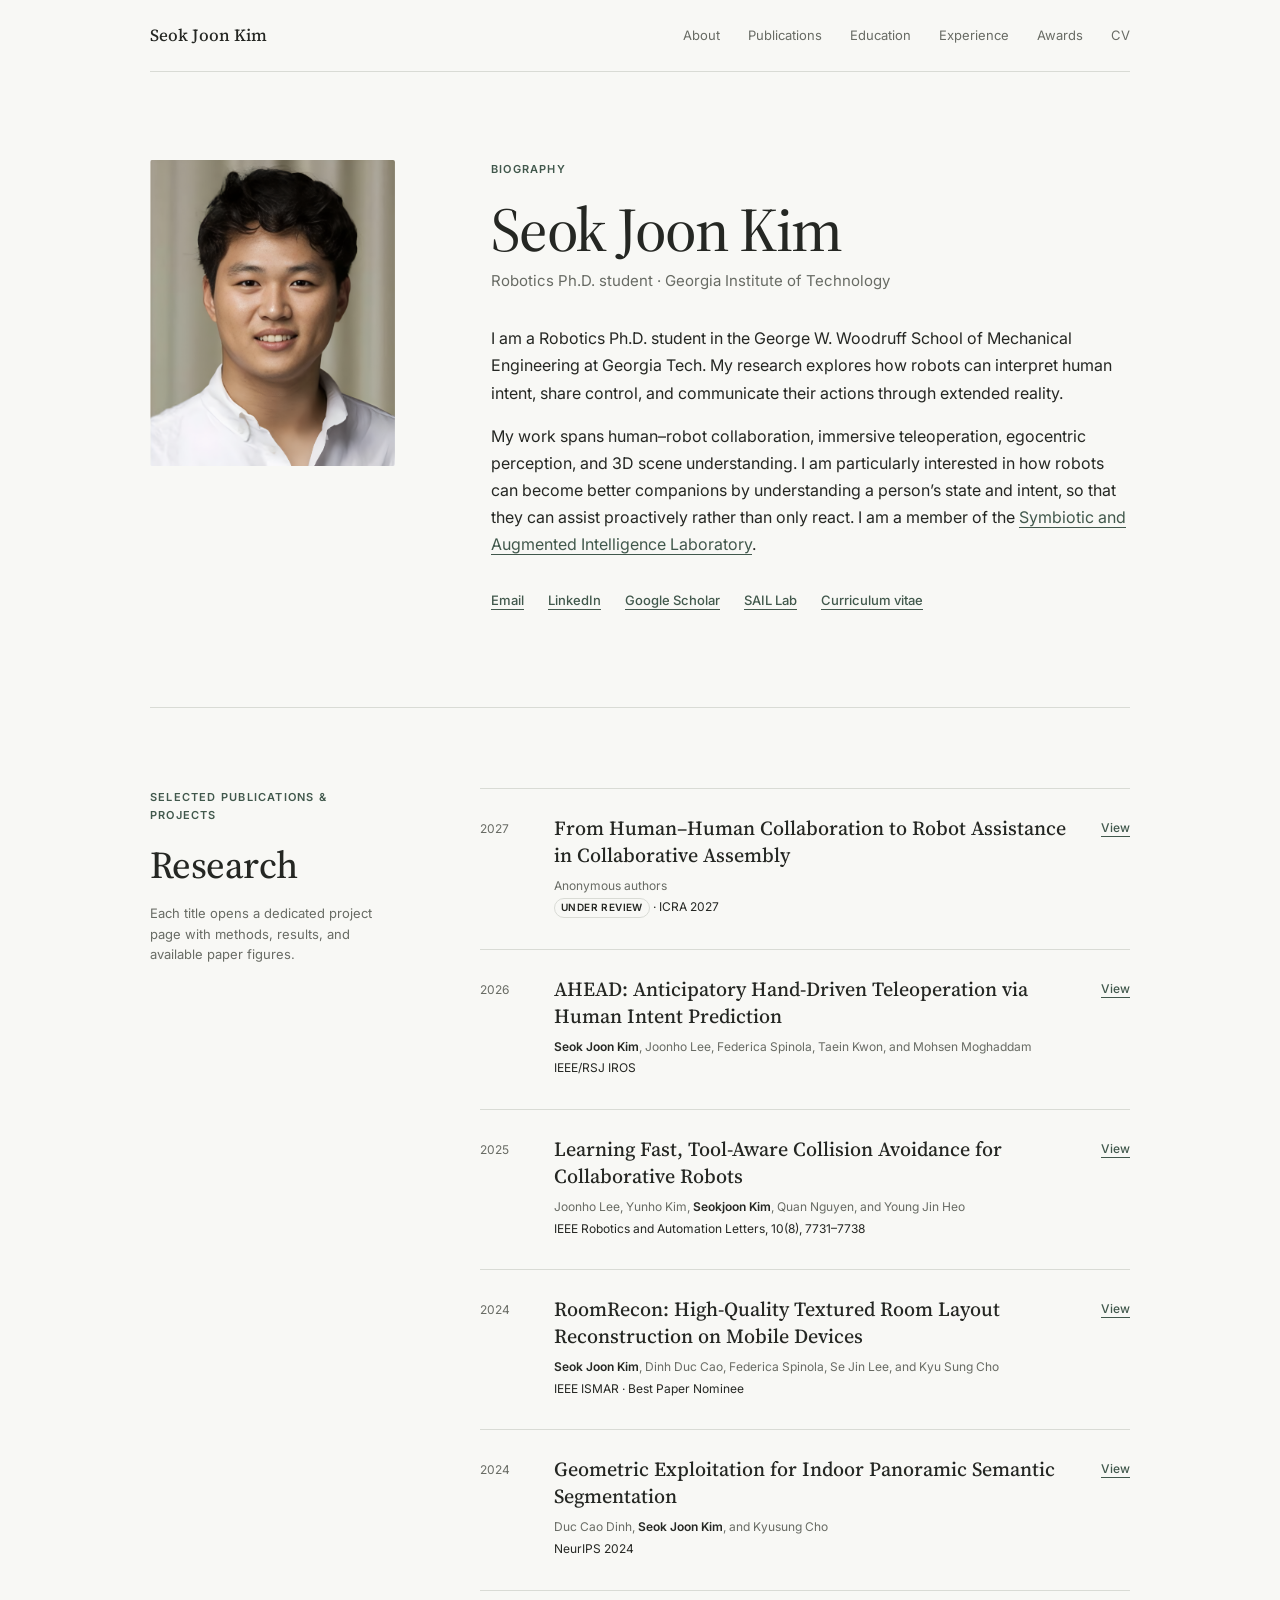
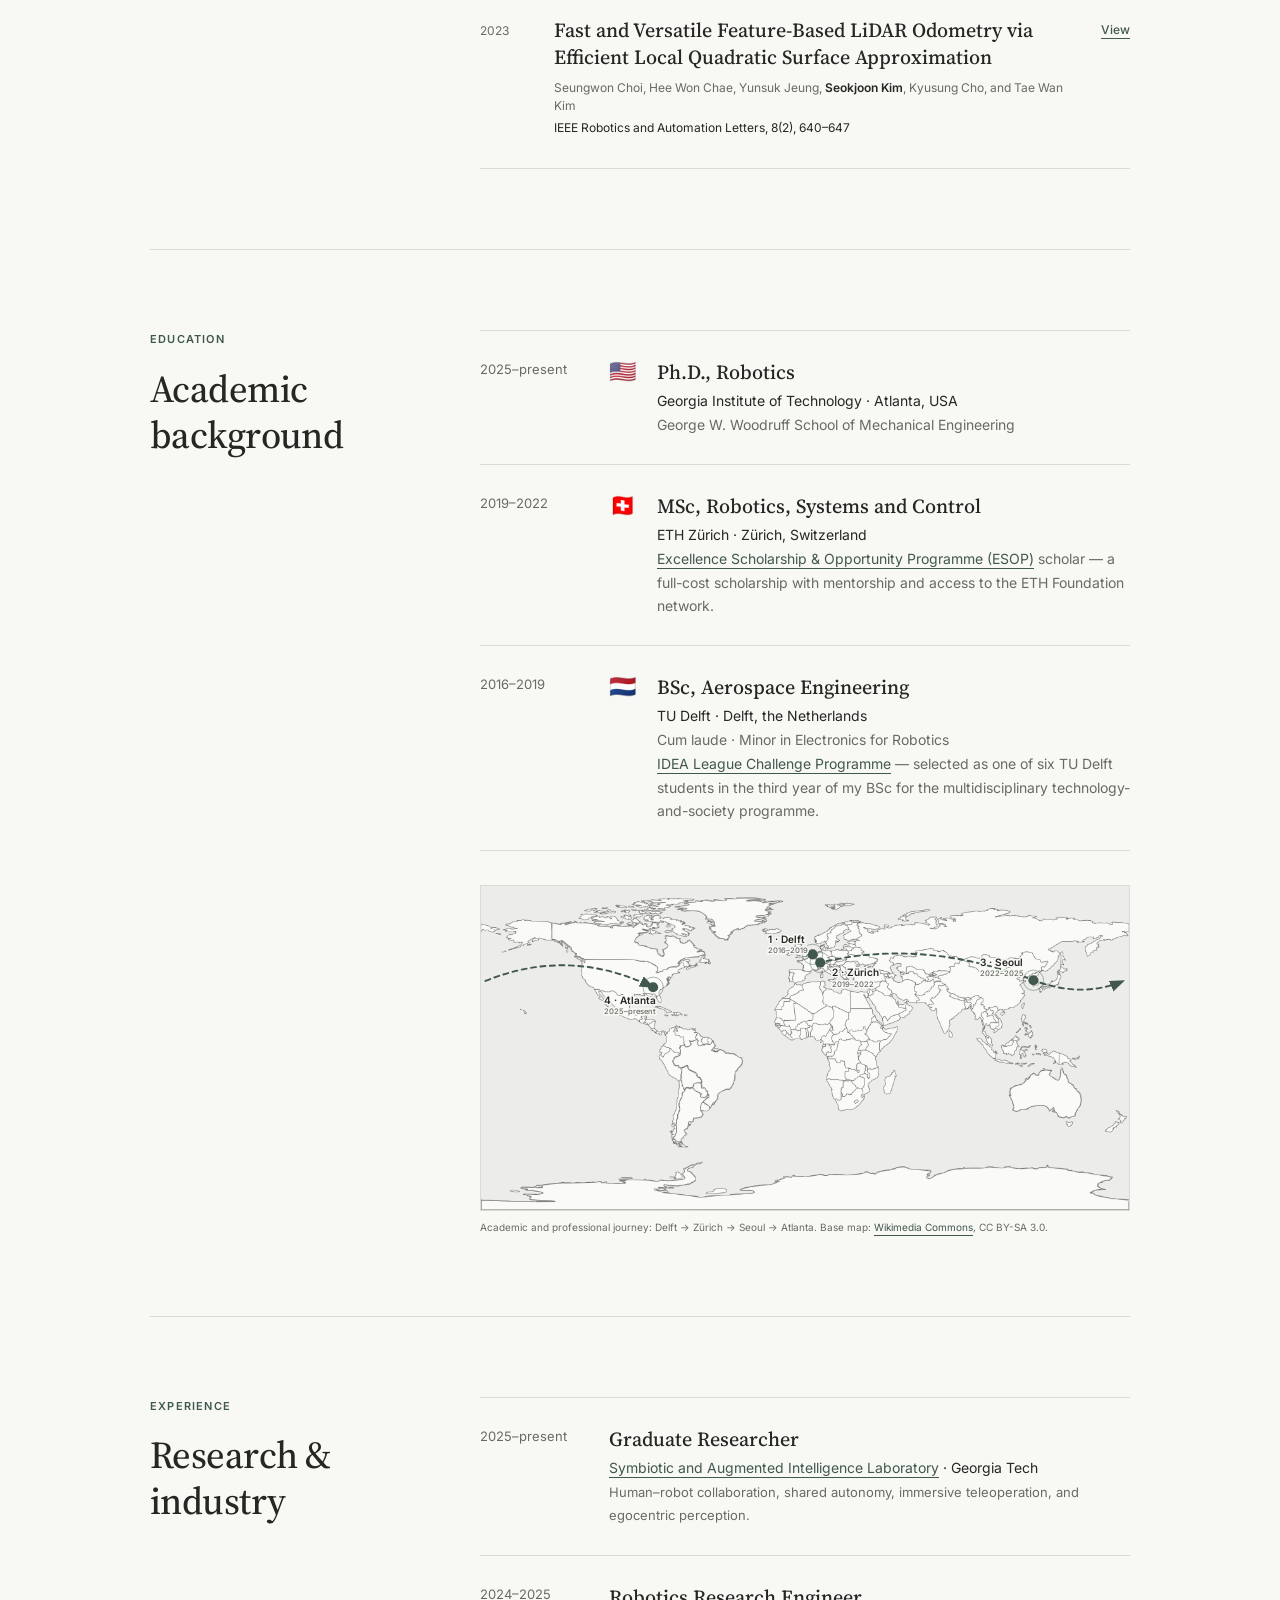
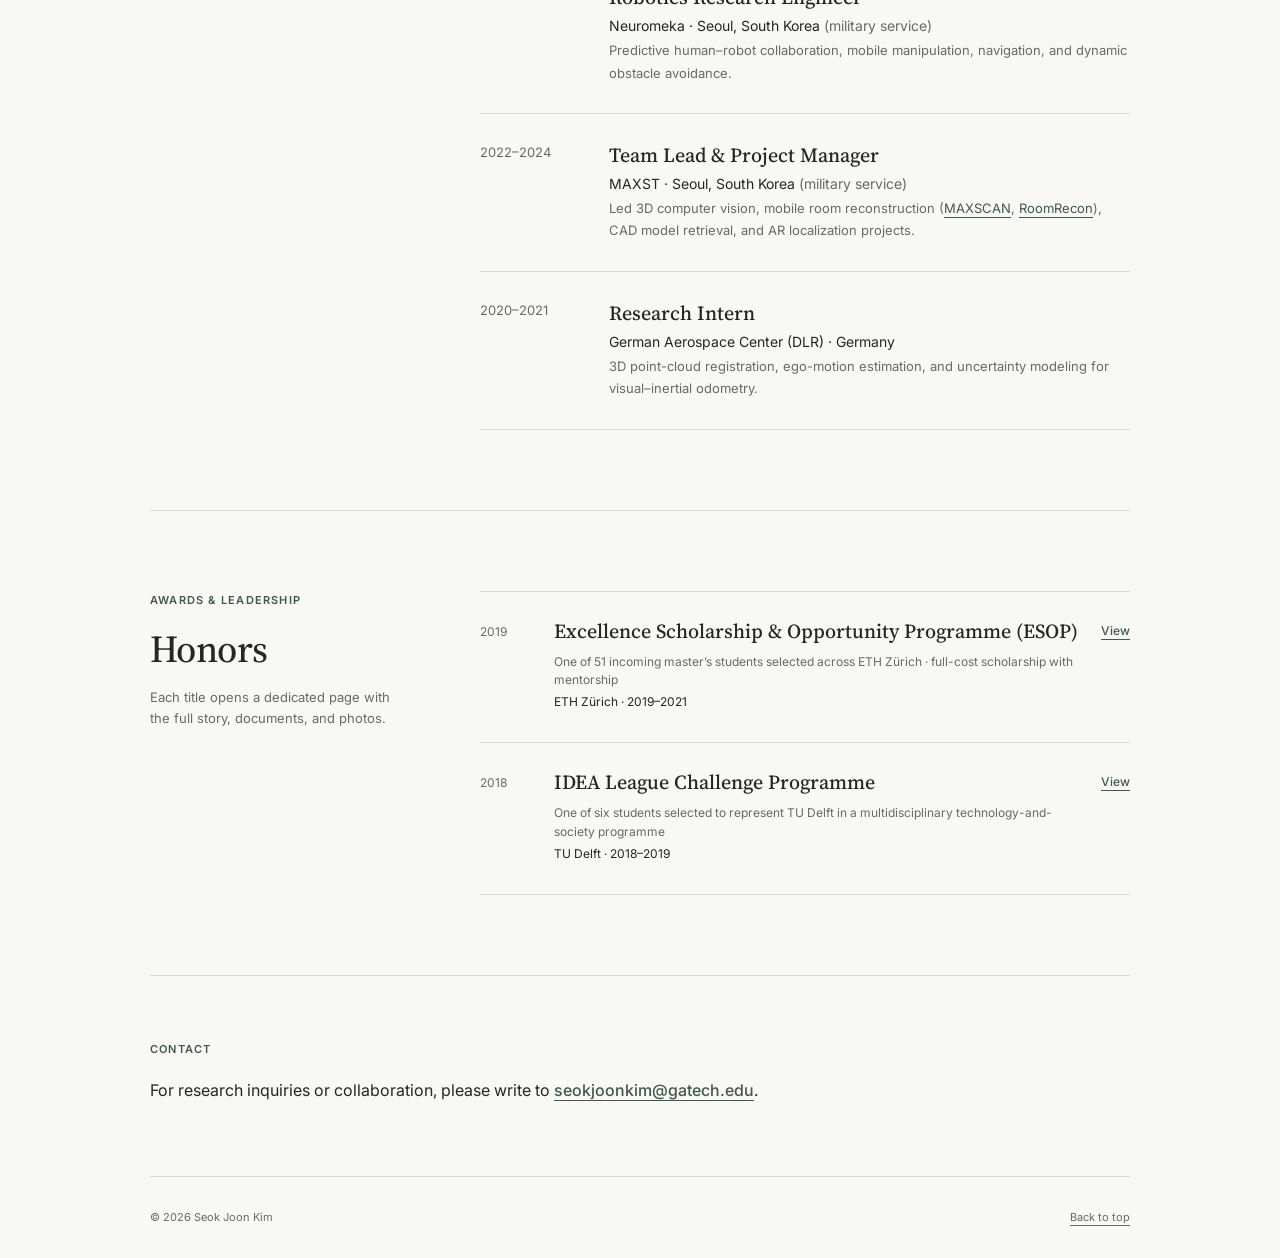
<file: index.html>
<!doctype html>
<html lang="en">
<head>
  <meta charset="utf-8">
  <meta name="viewport" content="width=device-width, initial-scale=1">
  <meta name="description" content="Seok Joon Kim is a Robotics Ph.D. student at Georgia Tech working on human–robot collaboration, teleoperation, and robot perception.">
  <title>Seok Joon Kim — Robotics Researcher</title>
  <link rel="preconnect" href="https://fonts.googleapis.com">
  <link rel="preconnect" href="https://fonts.gstatic.com" crossorigin>
  <link href="https://fonts.googleapis.com/css2?family=Inter:wght@400;500;600&amp;family=Source+Serif+4:opsz,wght@8..60,400;8..60,500;8..60,600&amp;display=swap" rel="stylesheet">
  <link rel="stylesheet" href="styles.css">
</head>
<body>
  <header class="site-header">
    <a class="wordmark" href="#top">Seok Joon Kim</a>
    <button class="menu-button" aria-expanded="false" aria-controls="site-nav">Menu</button>
    <nav id="site-nav" class="site-nav" aria-label="Primary navigation">
      <a href="#about">About</a>
      <a href="#publications">Publications</a>
      <a href="#education">Education</a>
      <a href="#experience">Experience</a>
      <a href="#awards">Awards</a>
      <a href="2026_Summer_Internship.pdf" target="_blank" rel="noreferrer">CV</a>
    </nav>
  </header>

  <main id="top">
    <section id="about" class="profile wrap">
      <figure class="portrait"><img src="Joon.png" alt="Seok Joon Kim"></figure>
      <div class="profile-copy">
        <p class="section-label">Biography</p>
        <h1>Seok Joon Kim</h1>
        <p class="role">Robotics Ph.D. student · Georgia Institute of Technology</p>
        <p class="bio">I am a Robotics Ph.D. student in the George W. Woodruff School of Mechanical Engineering at Georgia Tech. My research explores how robots can interpret human intent, share control, and communicate their actions through extended reality.</p>
        <p class="bio">My work spans human–robot collaboration, immersive teleoperation, egocentric perception, and 3D scene understanding. I am particularly interested in how robots can become better companions by understanding a person’s state and intent, so that they can assist proactively rather than only react. I am a member of the <a class="affiliation-link" href="https://sail.coe.gatech.edu/" target="_blank" rel="noreferrer">Symbiotic and Augmented Intelligence Laboratory</a>.</p>
        <div class="profile-links">
          <a href="mailto:seokjoonkim@gatech.edu">Email</a>
          <a href="https://www.linkedin.com/in/seok-joon-kim-GT/" target="_blank" rel="noreferrer">LinkedIn</a>
          <a href="https://scholar.google.com/citations?user=BqfHsCcAAAAJ&amp;hl=en" target="_blank" rel="noreferrer">Google Scholar</a>
          <a href="https://sail.coe.gatech.edu/" target="_blank" rel="noreferrer">SAIL Lab</a>
          <a href="2026_Summer_Internship.pdf" target="_blank" rel="noreferrer">Curriculum vitae</a>
        </div>
      </div>
    </section>

    <section id="publications" class="section publications-section wrap">
      <div class="section-intro">
        <p class="section-label">Selected publications &amp; projects</p>
        <h2>Research</h2>
        <p>Each title opens a dedicated project page with methods, results, and available paper figures.</p>
      </div>
      <div class="publication-list">
        <article class="publication-item"><div class="publication-year">2027</div><div class="publication-main"><h3><a href="projects/h2h2r/">From Human–Human Collaboration to Robot Assistance in Collaborative Assembly</a></h3><p>Anonymous authors</p><p class="publication-venue"><span class="status">Under review</span> · ICRA 2027</p></div><a class="publication-open" href="projects/h2h2r/">View</a></article>
        <article class="publication-item"><div class="publication-year">2026</div><div class="publication-main"><h3><a href="projects/ahead/">AHEAD: Anticipatory Hand-Driven Teleoperation via Human Intent Prediction</a></h3><p><strong>Seok Joon Kim</strong>, Joonho Lee, Federica Spinola, Taein Kwon, and Mohsen Moghaddam</p><p class="publication-venue">IEEE/RSJ IROS</p></div><a class="publication-open" href="projects/ahead/">View</a></article>
        <article class="publication-item"><div class="publication-year">2025</div><div class="publication-main"><h3><a href="projects/tool-aware-collision-avoidance/">Learning Fast, Tool-Aware Collision Avoidance for Collaborative Robots</a></h3><p>Joonho Lee, Yunho Kim, <strong>Seokjoon Kim</strong>, Quan Nguyen, and Young Jin Heo</p><p class="publication-venue">IEEE Robotics and Automation Letters, 10(8), 7731–7738</p></div><a class="publication-open" href="projects/tool-aware-collision-avoidance/">View</a></article>
        <article class="publication-item"><div class="publication-year">2024</div><div class="publication-main"><h3><a href="projects/roomrecon/">RoomRecon: High-Quality Textured Room Layout Reconstruction on Mobile Devices</a></h3><p><strong>Seok Joon Kim</strong>, Dinh Duc Cao, Federica Spinola, Se Jin Lee, and Kyu Sung Cho</p><p class="publication-venue">IEEE ISMAR · Best Paper Nominee</p></div><a class="publication-open" href="projects/roomrecon/">View</a></article>
        <article class="publication-item"><div class="publication-year">2024</div><div class="publication-main"><h3><a href="projects/panoramic-segmentation/">Geometric Exploitation for Indoor Panoramic Semantic Segmentation</a></h3><p>Duc Cao Dinh, <strong>Seok Joon Kim</strong>, and Kyusung Cho</p><p class="publication-venue">NeurIPS 2024</p></div><a class="publication-open" href="projects/panoramic-segmentation/">View</a></article>
        <article class="publication-item"><div class="publication-year">2023</div><div class="publication-main"><h3><a href="projects/lidar-odometry/">Fast and Versatile Feature-Based LiDAR Odometry via Efficient Local Quadratic Surface Approximation</a></h3><p>Seungwon Choi, Hee Won Chae, Yunsuk Jeung, <strong>Seokjoon Kim</strong>, Kyusung Cho, and Tae Wan Kim</p><p class="publication-venue">IEEE Robotics and Automation Letters, 8(2), 640–647</p></div><a class="publication-open" href="projects/lidar-odometry/">View</a></article>
      </div>
    </section>

    <section id="education" class="section education-section wrap">
      <div class="section-intro">
        <p class="section-label">Education</p>
        <h2>Academic background</h2>
      </div>
      <div>
        <div class="education-list">
          <article class="education-item">
            <div class="education-date">2025–present</div>
            <div class="education-content">
              <span class="flag" role="img" aria-label="United States flag">🇺🇸</span>
              <div><h3>Ph.D., Robotics</h3><p>Georgia Institute of Technology · Atlanta, USA</p><p class="detail">George W. Woodruff School of Mechanical Engineering</p></div>
            </div>
          </article>
          <article class="education-item">
            <div class="education-date">2019–2022</div>
            <div class="education-content">
              <span class="flag" role="img" aria-label="Switzerland flag">🇨🇭</span>
              <div><h3>MSc, Robotics, Systems and Control</h3><p>ETH Zürich · Zürich, Switzerland</p><p class="detail"><a class="affiliation-link" href="awards/#esop">Excellence Scholarship &amp; Opportunity Programme (ESOP)</a> scholar — a full-cost scholarship with mentorship and access to the ETH Foundation network.</p></div>
            </div>
          </article>
          <article class="education-item">
            <div class="education-date">2016–2019</div>
            <div class="education-content">
              <span class="flag" role="img" aria-label="Netherlands flag">🇳🇱</span>
              <div><h3>BSc, Aerospace Engineering</h3><p>TU Delft · Delft, the Netherlands</p><p class="detail">Cum laude · Minor in Electronics for Robotics</p><p class="detail"><a class="affiliation-link" href="awards/#idea-league">IDEA League Challenge Programme</a> — selected as one of six TU Delft students in the third year of my BSc for the multidisciplinary technology-and-society programme.</p></div>
            </div>
          </article>
        </div>

        <figure class="education-map">
          <div class="education-map-canvas">
            <img src="assets/world-map.png" alt="Political world map showing Europe, Asia, and North America" width="1024" height="512">
            <svg viewBox="0 0 1024 512" role="img" aria-labelledby="map-title map-desc">
              <title id="map-title">Academic and professional journey</title>
              <desc id="map-desc">A dated route from Delft to Zürich, then Seoul, and finally Atlanta.</desc>
              <defs><marker id="route-arrow" markerWidth="9" markerHeight="9" refX="7" refY="3" orient="auto" markerUnits="strokeWidth"><path d="M0,0 L0,6 L8,3 z"/></marker></defs>
              <path class="map-route" d="M524 108 Q530 104 536 121 Q700 82 873 149 Q950 178 1015 150" marker-end="url(#route-arrow)"/>
              <path class="map-route" d="M7 150 Q140 96 272 160" marker-end="url(#route-arrow)"/>
              <g class="map-point" transform="translate(524 108)"><circle r="8"/><circle r="16" class="map-ring"/><text class="map-city" x="-70" y="-18">1 · Delft</text><text class="map-year" x="-70" y="-2">2016–2019</text></g>
              <g class="map-point" transform="translate(536 121)"><circle r="8"/><circle r="16" class="map-ring"/><text class="map-city" x="18" y="22">2 · Zürich</text><text class="map-year" x="18" y="38">2019–2022</text></g>
              <g class="map-point" transform="translate(873 149)"><circle r="8"/><circle r="16" class="map-ring"/><text class="map-city" x="-85" y="-23">3 · Seoul</text><text class="map-year" x="-85" y="-7">2022–2025</text></g>
              <g class="map-point" transform="translate(272 160)"><circle r="8"/><circle r="16" class="map-ring"/><text class="map-city" x="-78" y="27">4 · Atlanta</text><text class="map-year" x="-78" y="43">2025–present</text></g>
            </svg>
          </div>
          <figcaption>Academic and professional journey: Delft → Zürich → Seoul → Atlanta. Base map: <a href="https://commons.wikimedia.org/wiki/File:World_map_nations.svg" target="_blank" rel="noreferrer">Wikimedia Commons</a>, CC BY-SA 3.0.</figcaption>
        </figure>
      </div>
    </section>

    <section id="experience" class="section wrap">
      <div class="section-intro">
        <p class="section-label">Experience</p>
        <h2>Research &amp; industry</h2>
      </div>
      <div class="experience-list">
        <article class="experience-item"><div class="experience-date">2025–present</div><div><h3>Graduate Researcher</h3><p><a class="affiliation-link" href="https://sail.coe.gatech.edu/" target="_blank" rel="noreferrer">Symbiotic and Augmented Intelligence Laboratory</a> · Georgia Tech</p><p class="detail">Human–robot collaboration, shared autonomy, immersive teleoperation, and egocentric perception.</p></div></article>
        <article class="experience-item"><div class="experience-date">2024–2025</div><div><h3>Robotics Research Engineer</h3><p>Neuromeka · Seoul, South Korea <span class="experience-context">(military service)</span></p><p class="detail">Predictive human–robot collaboration, mobile manipulation, navigation, and dynamic obstacle avoidance.</p></div></article>
        <article class="experience-item"><div class="experience-date">2022–2024</div><div><h3>Team Lead &amp; Project Manager</h3><p>MAXST · Seoul, South Korea <span class="experience-context">(military service)</span></p><p class="detail">Led 3D computer vision, mobile room reconstruction (<a class="affiliation-link" href="projects/maxscan/">MAXSCAN</a>, <a class="affiliation-link" href="projects/roomrecon/">RoomRecon</a>), CAD model retrieval, and AR localization projects.</p></div></article>
        <article class="experience-item"><div class="experience-date">2020–2021</div><div><h3>Research Intern</h3><p>German Aerospace Center (DLR) · Germany</p><p class="detail">3D point-cloud registration, ego-motion estimation, and uncertainty modeling for visual–inertial odometry.</p></div></article>
      </div>
    </section>

    <section id="awards" class="section publications-section wrap">
      <div class="section-intro">
        <p class="section-label">Awards &amp; leadership</p>
        <h2>Honors</h2>
        <p>Each title opens a dedicated page with the full story, documents, and photos.</p>
      </div>
      <div class="publication-list">
        <article class="publication-item"><div class="publication-year">2019</div><div class="publication-main"><h3><a href="awards/#esop">Excellence Scholarship &amp; Opportunity Programme (ESOP)</a></h3><p>One of 51 incoming master’s students selected across ETH Zürich · full-cost scholarship with mentorship</p><p class="publication-venue">ETH Zürich · 2019–2021</p></div><a class="publication-open" href="awards/#esop">View</a></article>
        <article class="publication-item"><div class="publication-year">2018</div><div class="publication-main"><h3><a href="awards/#idea-league">IDEA League Challenge Programme</a></h3><p>One of six students selected to represent TU Delft in a multidisciplinary technology-and-society programme</p><p class="publication-venue">TU Delft · 2018–2019</p></div><a class="publication-open" href="awards/#idea-league">View</a></article>
      </div>
    </section>

    <section class="contact wrap"><p class="section-label">Contact</p><p>For research inquiries or collaboration, please write to <a href="mailto:seokjoonkim@gatech.edu">seokjoonkim@gatech.edu</a>.</p></section>
  </main>
  <footer class="site-footer wrap"><span>© <span id="year"></span> Seok Joon Kim</span><a href="#top">Back to top</a></footer>
  <script src="script.js"></script>
</body>
</html>
</file>
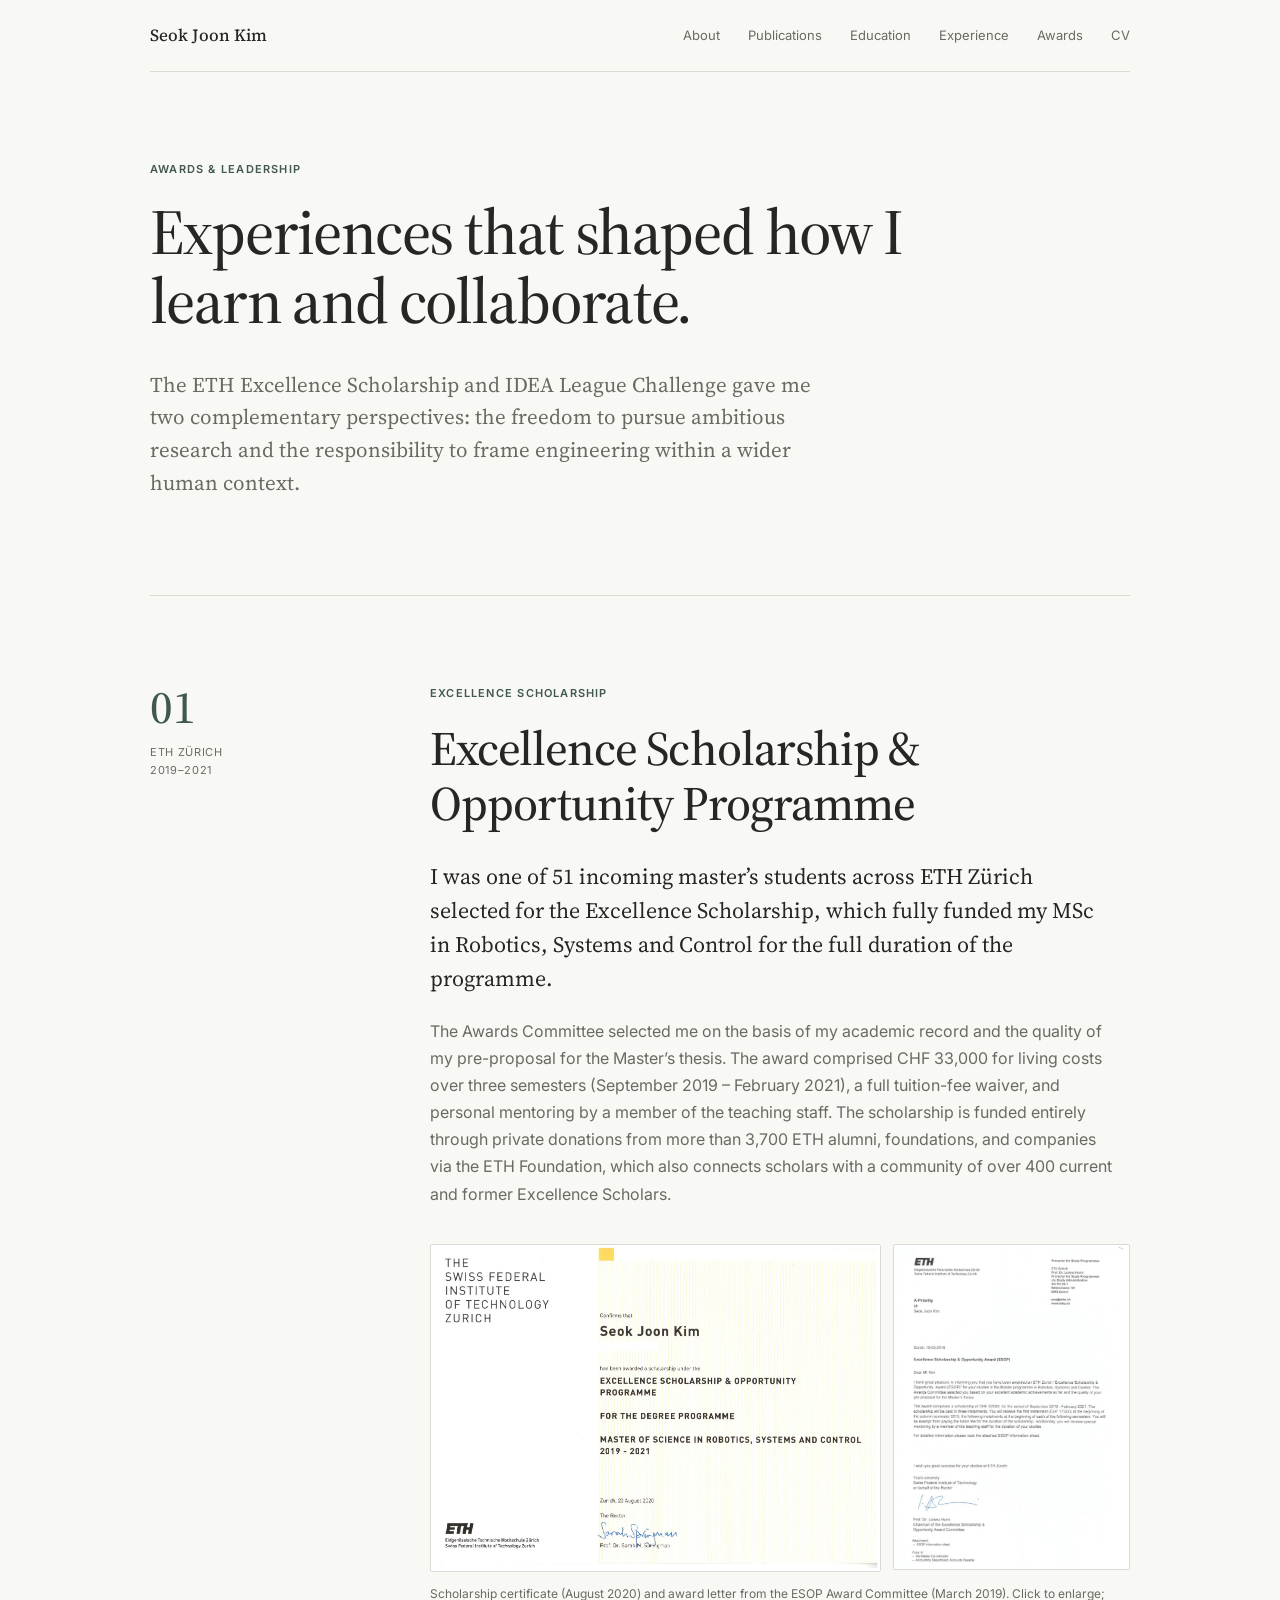
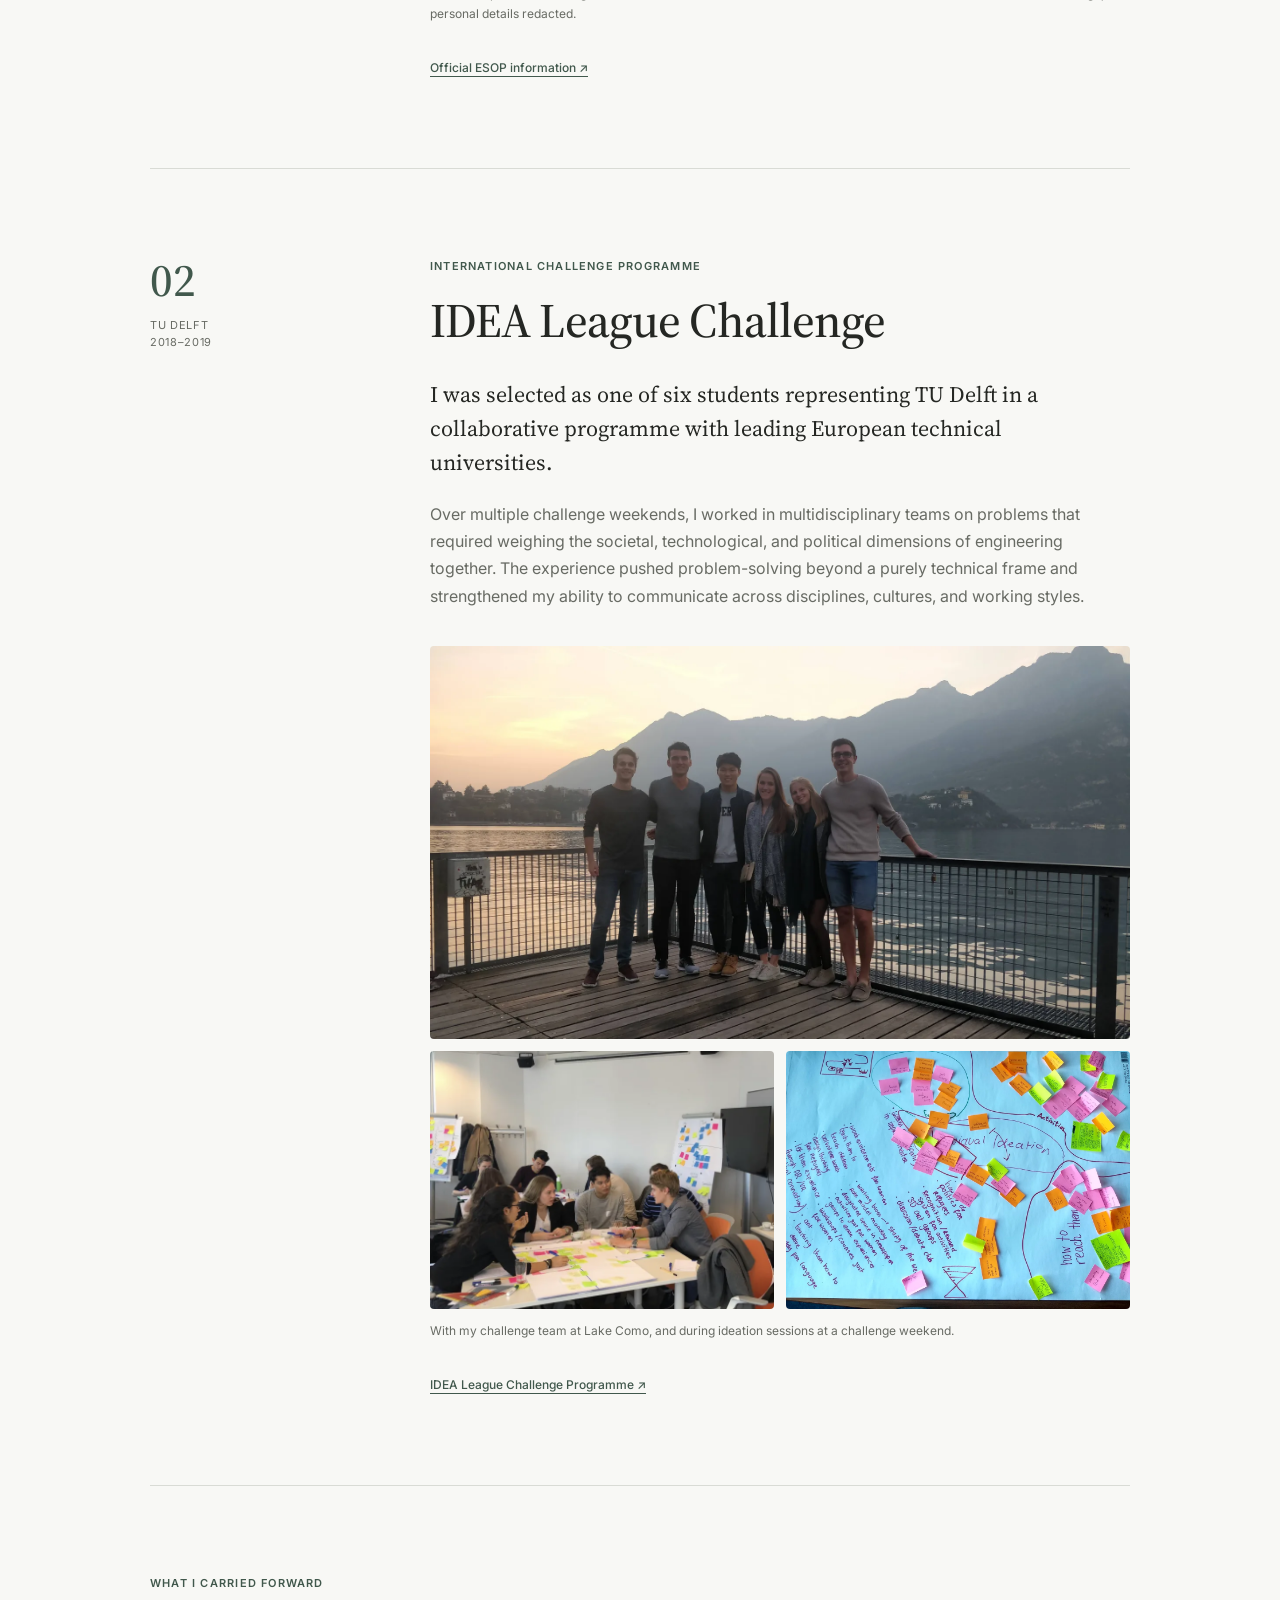
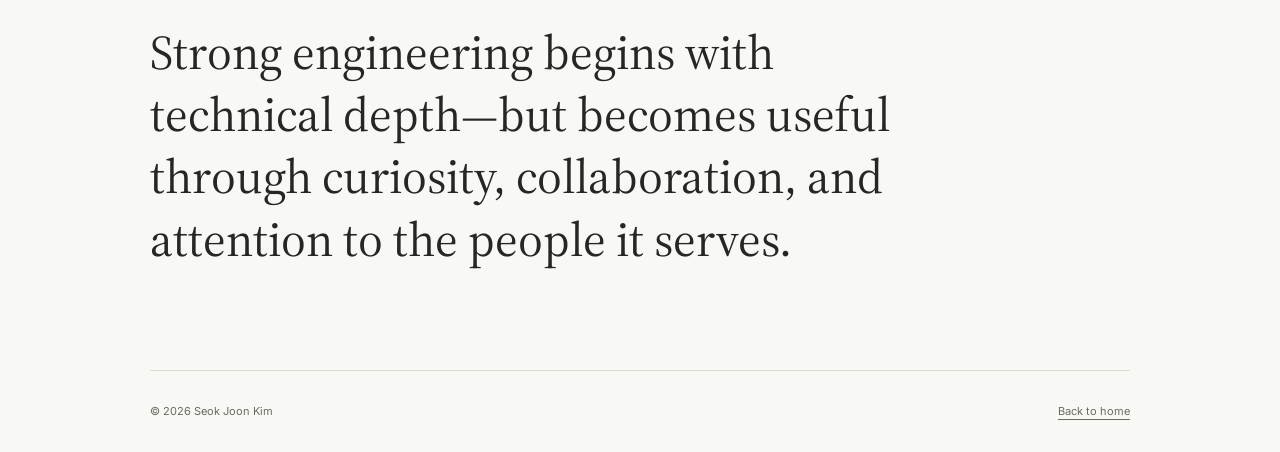
<file: awards/index.html>
<!doctype html>
<html lang="en">
<head>
  <meta charset="utf-8">
  <meta name="viewport" content="width=device-width, initial-scale=1">
  <meta name="description" content="Seok Joon Kim's ETH Excellence Scholarship and IDEA League Challenge experience.">
  <title>Awards &amp; Leadership — Seok Joon Kim</title>
  <link rel="preconnect" href="https://fonts.googleapis.com">
  <link rel="preconnect" href="https://fonts.gstatic.com" crossorigin>
  <link href="https://fonts.googleapis.com/css2?family=Inter:wght@400;500;600&amp;family=Source+Serif+4:opsz,wght@8..60,400;8..60,500;8..60,600&amp;display=swap" rel="stylesheet">
  <link rel="stylesheet" href="../styles.css">
</head>
<body class="awards-page">
  <header class="site-header">
    <a class="wordmark" href="../index.html">Seok Joon Kim</a>
    <button class="menu-button" aria-expanded="false" aria-controls="site-nav">Menu</button>
    <nav id="site-nav" class="site-nav" aria-label="Primary navigation">
      <a href="../index.html#about">About</a>
      <a href="../index.html#publications">Publications</a>
      <a href="../index.html#education">Education</a>
      <a href="../index.html#experience">Experience</a>
      <a href="../index.html#awards">Awards</a>
      <a href="../2026_Summer_Internship.pdf" target="_blank" rel="noreferrer">CV</a>
    </nav>
  </header>

  <main id="top">
    <section class="awards-hero wrap">
      <p class="section-label">Awards &amp; leadership</p>
      <h1>Experiences that shaped how I learn and collaborate.</h1>
      <p class="awards-intro">The ETH Excellence Scholarship and IDEA League Challenge gave me two complementary perspectives: the freedom to pursue ambitious research and the responsibility to frame engineering within a wider human context.</p>
    </section>

    <section id="esop" class="award-story wrap">
      <div class="award-index"><span>01</span><p>ETH Zürich<br>2019–2021</p></div>
      <article class="award-content">
        <p class="section-label">Excellence scholarship</p>
        <h2>Excellence Scholarship &amp; Opportunity Programme</h2>
        <p class="award-lead">I was one of 51 incoming master’s students across ETH Zürich selected for the Excellence Scholarship, which fully funded my MSc in Robotics, Systems and Control for the full duration of the programme.</p>
        <p>The Awards Committee selected me on the basis of my academic record and the quality of my pre-proposal for the Master’s thesis. The award comprised CHF 33,000 for living costs over three semesters (September 2019 – February 2021), a full tuition-fee waiver, and personal mentoring by a member of the teaching staff. The scholarship is funded entirely through private donations from more than 3,700 ETH alumni, foundations, and companies via the ETH Foundation, which also connects scholars with a community of over 400 current and former Excellence Scholars.</p>
        <figure class="award-gallery award-docs">
          <a href="../projects/esop/certificate.webp" target="_blank" rel="noreferrer"><img src="../projects/esop/certificate.webp" alt="ETH Zürich certificate confirming the Excellence Scholarship &amp; Opportunity Programme award for the MSc in Robotics, Systems and Control, 2019–2021" loading="lazy"></a>
          <a href="../projects/esop/award-letter.webp" target="_blank" rel="noreferrer"><img src="../projects/esop/award-letter.webp" alt="ETH Zürich award letter for the Excellence Scholarship &amp; Opportunity Award, March 2019" loading="lazy"></a>
          <figcaption>Scholarship certificate (August 2020) and award letter from the ESOP Award Committee (March 2019). Click to enlarge; personal details redacted.</figcaption>
        </figure>
        <a class="award-external" href="https://ethz.ch/students/en/studies/financial/scholarships/excellencescholarship.html" target="_blank" rel="noreferrer">Official ESOP information ↗</a>
      </article>
    </section>

    <section id="idea-league" class="award-story wrap">
      <div class="award-index"><span>02</span><p>TU Delft<br>2018–2019</p></div>
      <article class="award-content">
        <p class="section-label">International challenge programme</p>
        <h2>IDEA League Challenge</h2>
        <p class="award-lead">I was selected as one of six students representing TU Delft in a collaborative programme with leading European technical universities.</p>
        <p>Over multiple challenge weekends, I worked in multidisciplinary teams on problems that required weighing the societal, technological, and political dimensions of engineering together. The experience pushed problem-solving beyond a purely technical frame and strengthened my ability to communicate across disciplines, cultures, and working styles.</p>
        <figure class="award-gallery">
          <img class="wide" src="../projects/idealeague/lake_como.webp" alt="IDEA League Challenge team at Lake Como at sunset" loading="lazy">
          <img src="../projects/idealeague/discussion.webp" alt="Team discussion around a table covered in sticky notes" loading="lazy">
          <img src="../projects/idealeague/notes.webp" alt="Ideation poster with sticky notes and mind map" loading="lazy">
          <figcaption>With my challenge team at Lake Como, and during ideation sessions at a challenge weekend.</figcaption>
        </figure>
        <a class="award-external" href="https://idealeague.org/students/challenge-programme/" target="_blank" rel="noreferrer">IDEA League Challenge Programme ↗</a>
      </article>
    </section>

    <section class="award-takeaway wrap">
      <p class="section-label">What I carried forward</p>
      <blockquote>Strong engineering begins with technical depth—but becomes useful through curiosity, collaboration, and attention to the people it serves.</blockquote>
    </section>
  </main>

  <footer class="site-footer wrap"><span>© <span id="year"></span> Seok Joon Kim</span><a href="../index.html">Back to home</a></footer>
  <script src="../script.js"></script>
</body>
</html>
</file>
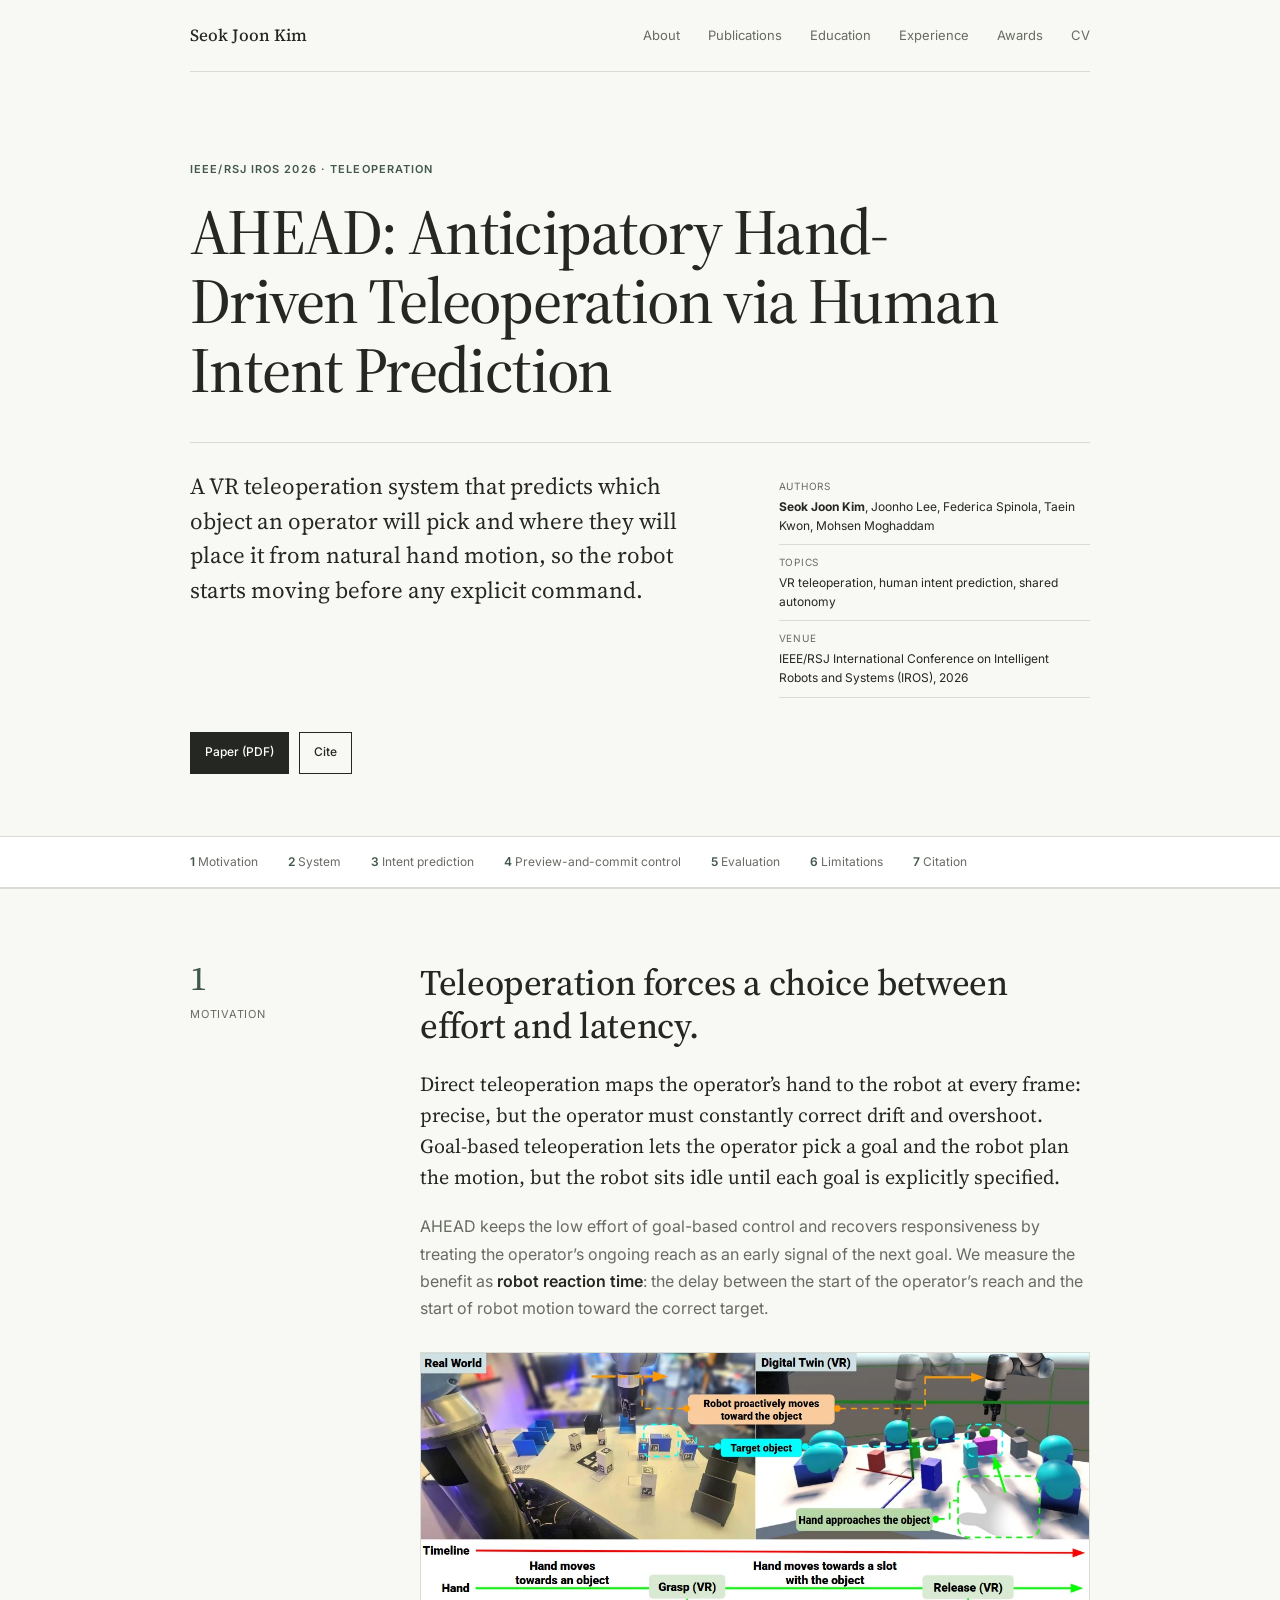
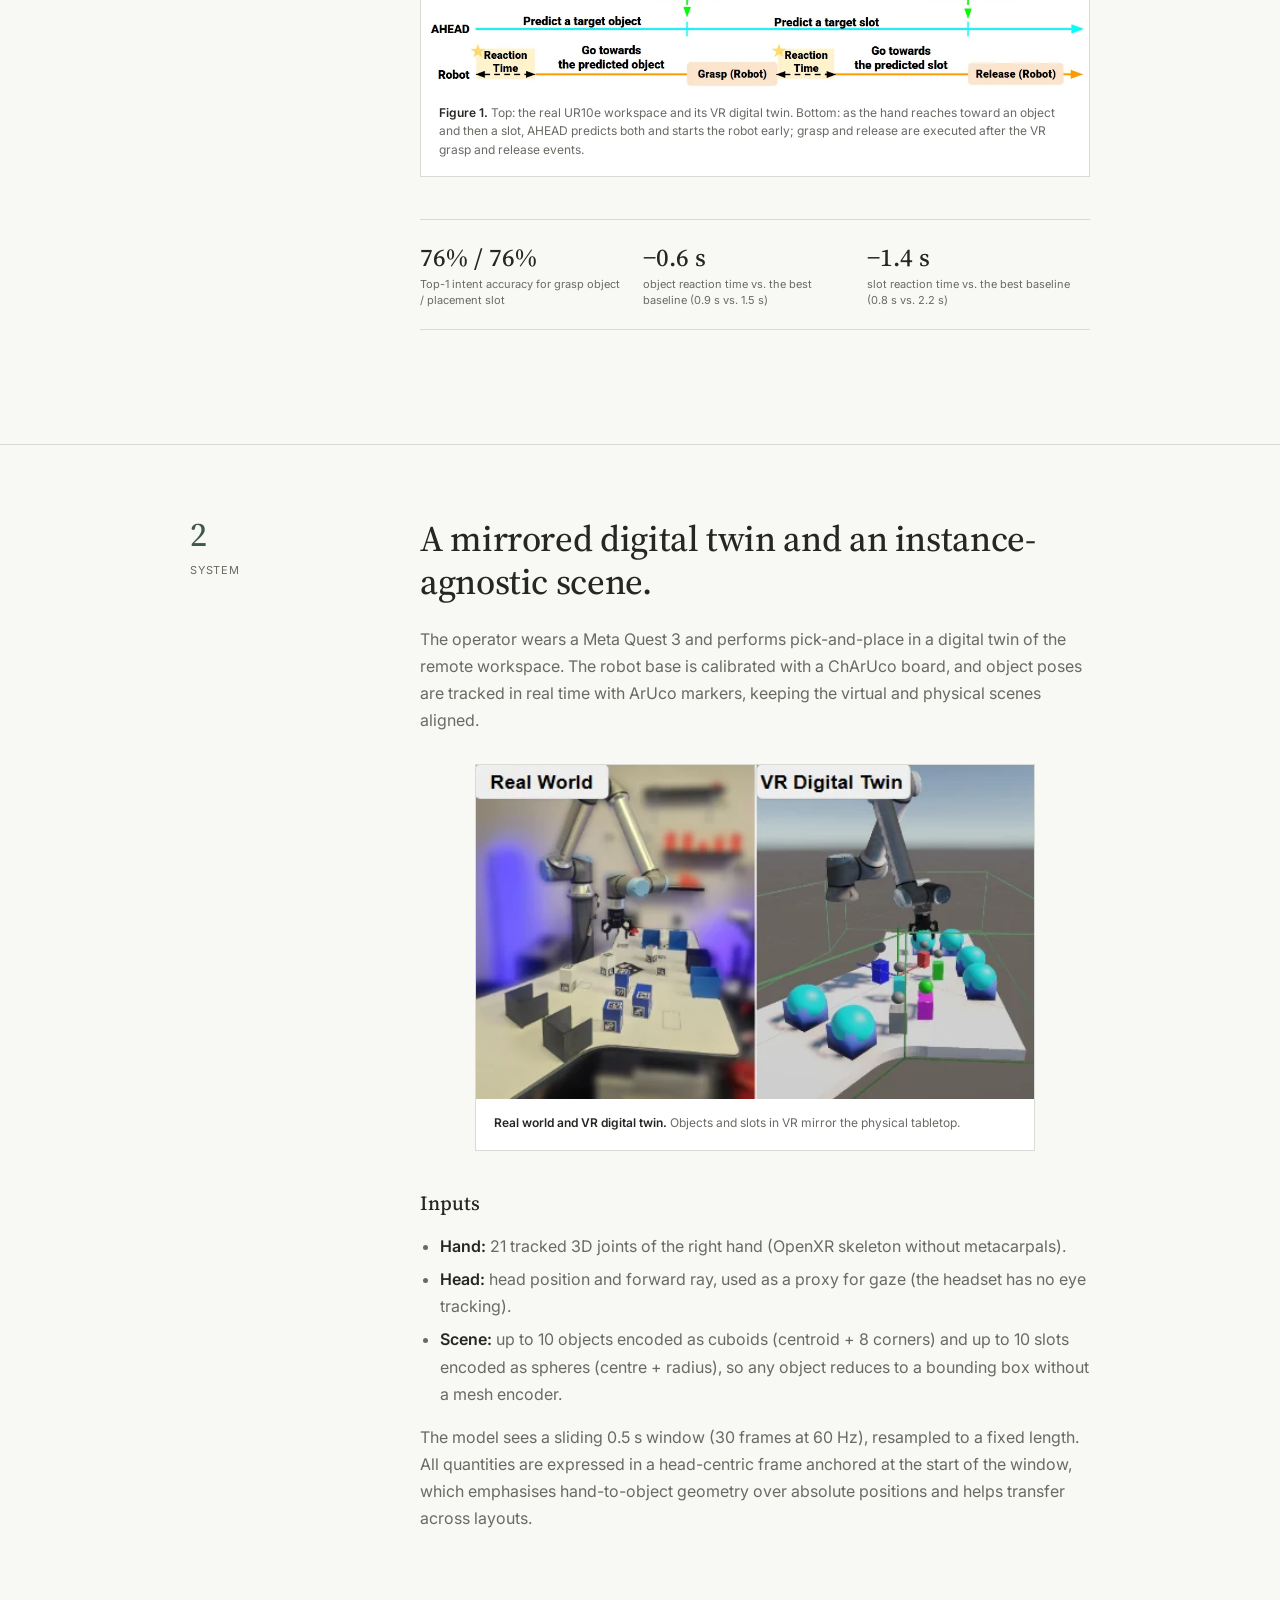
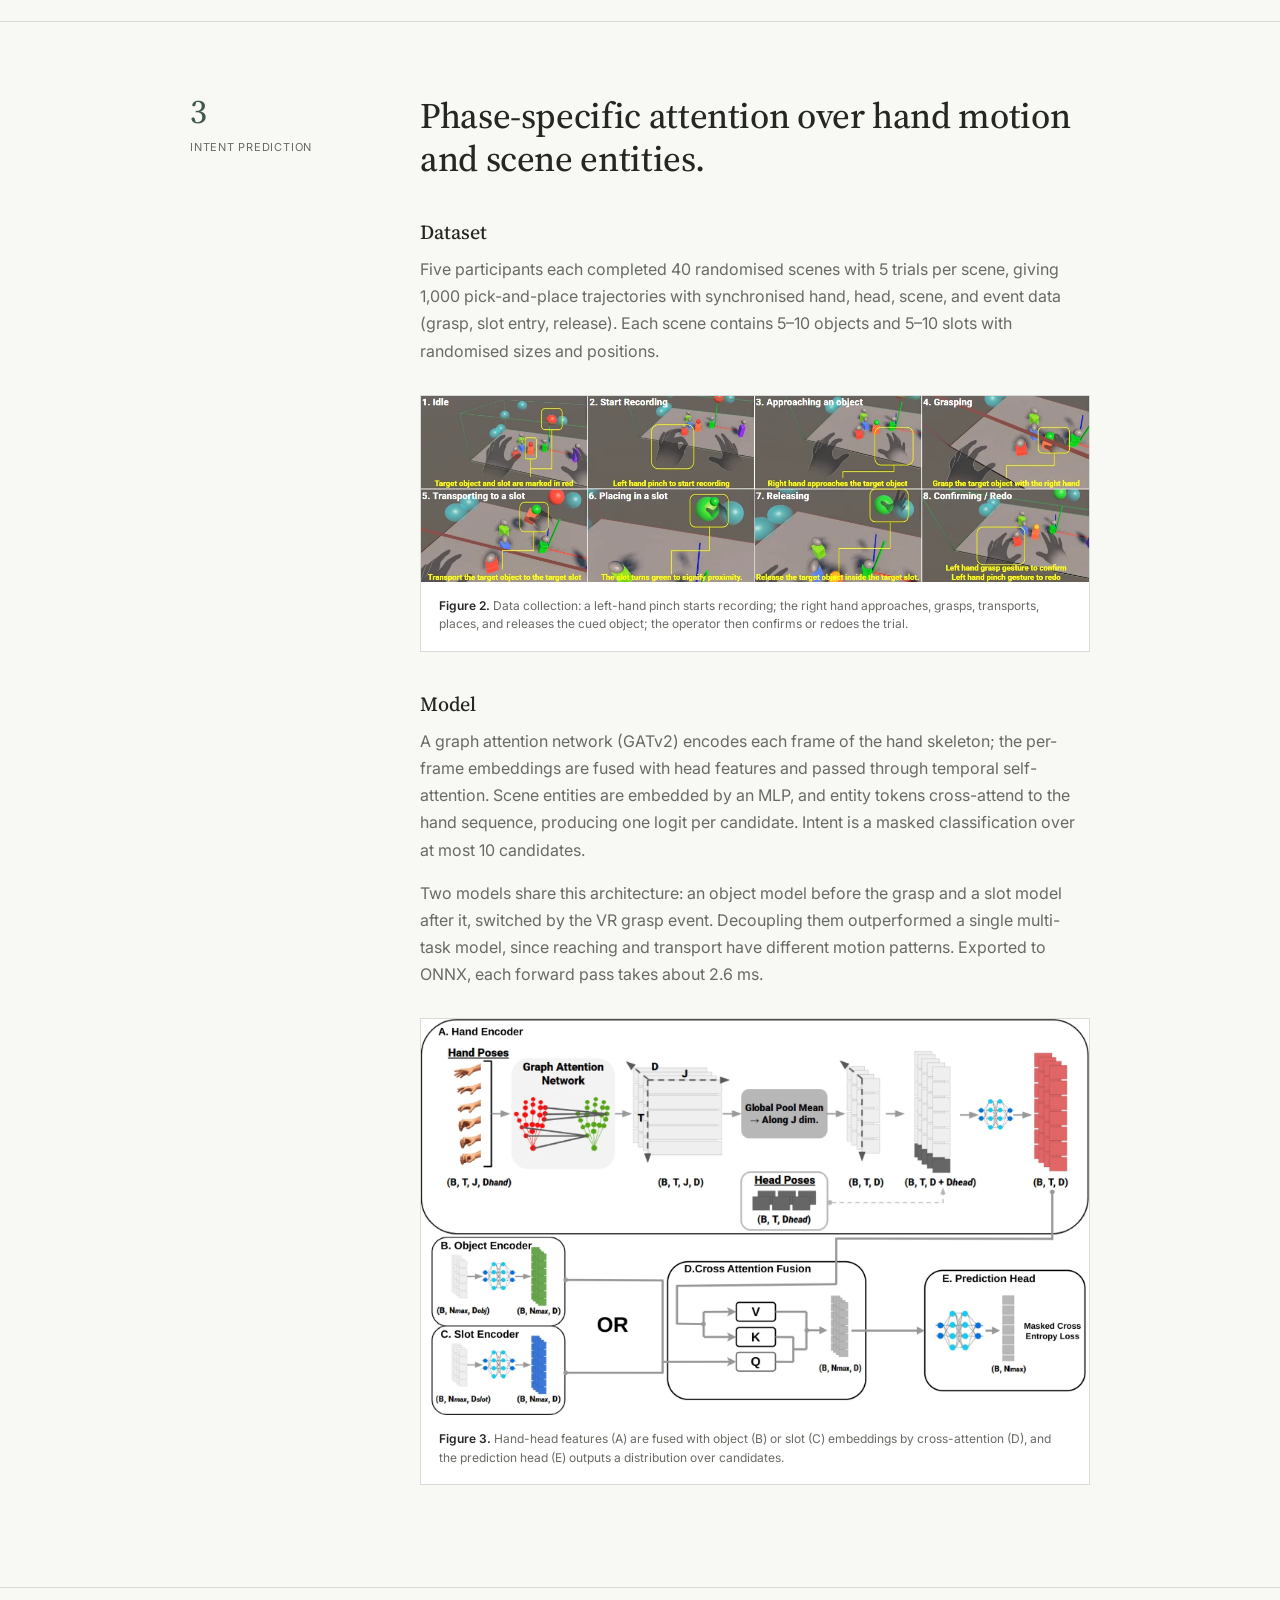
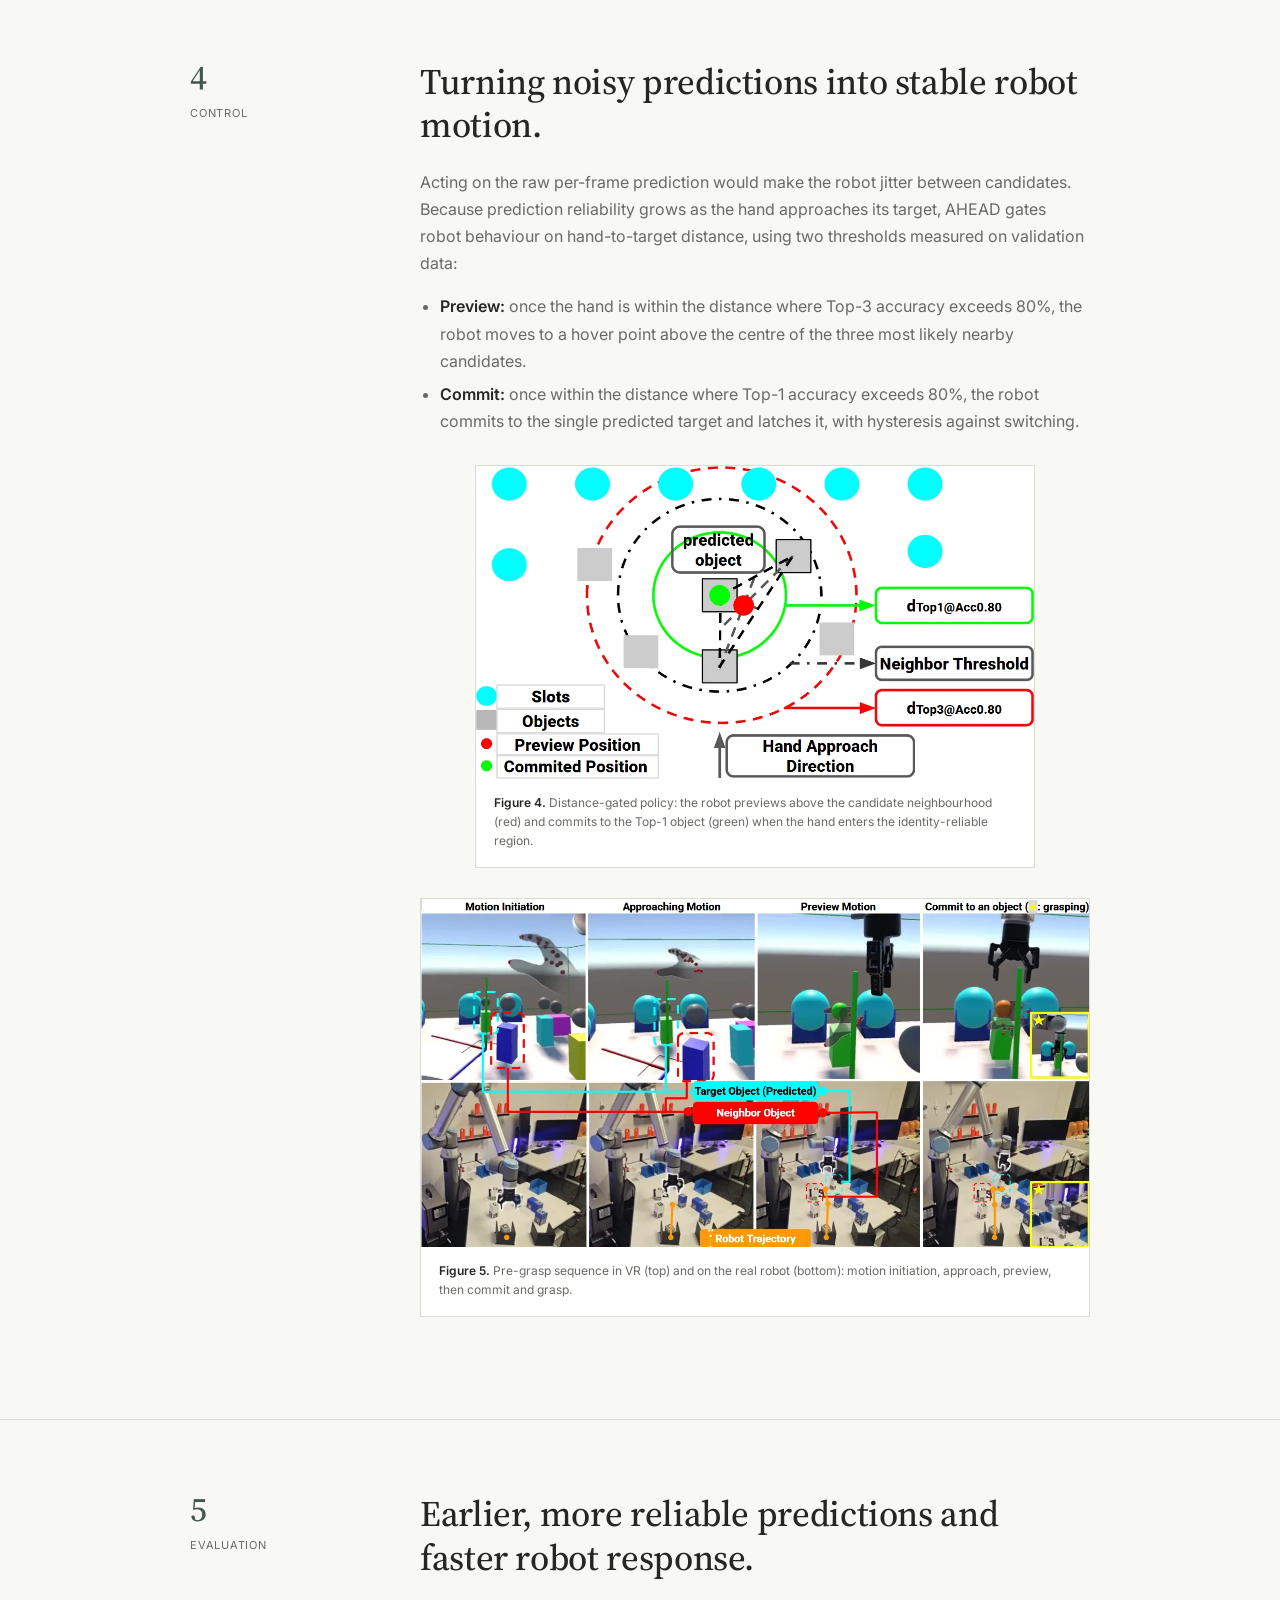
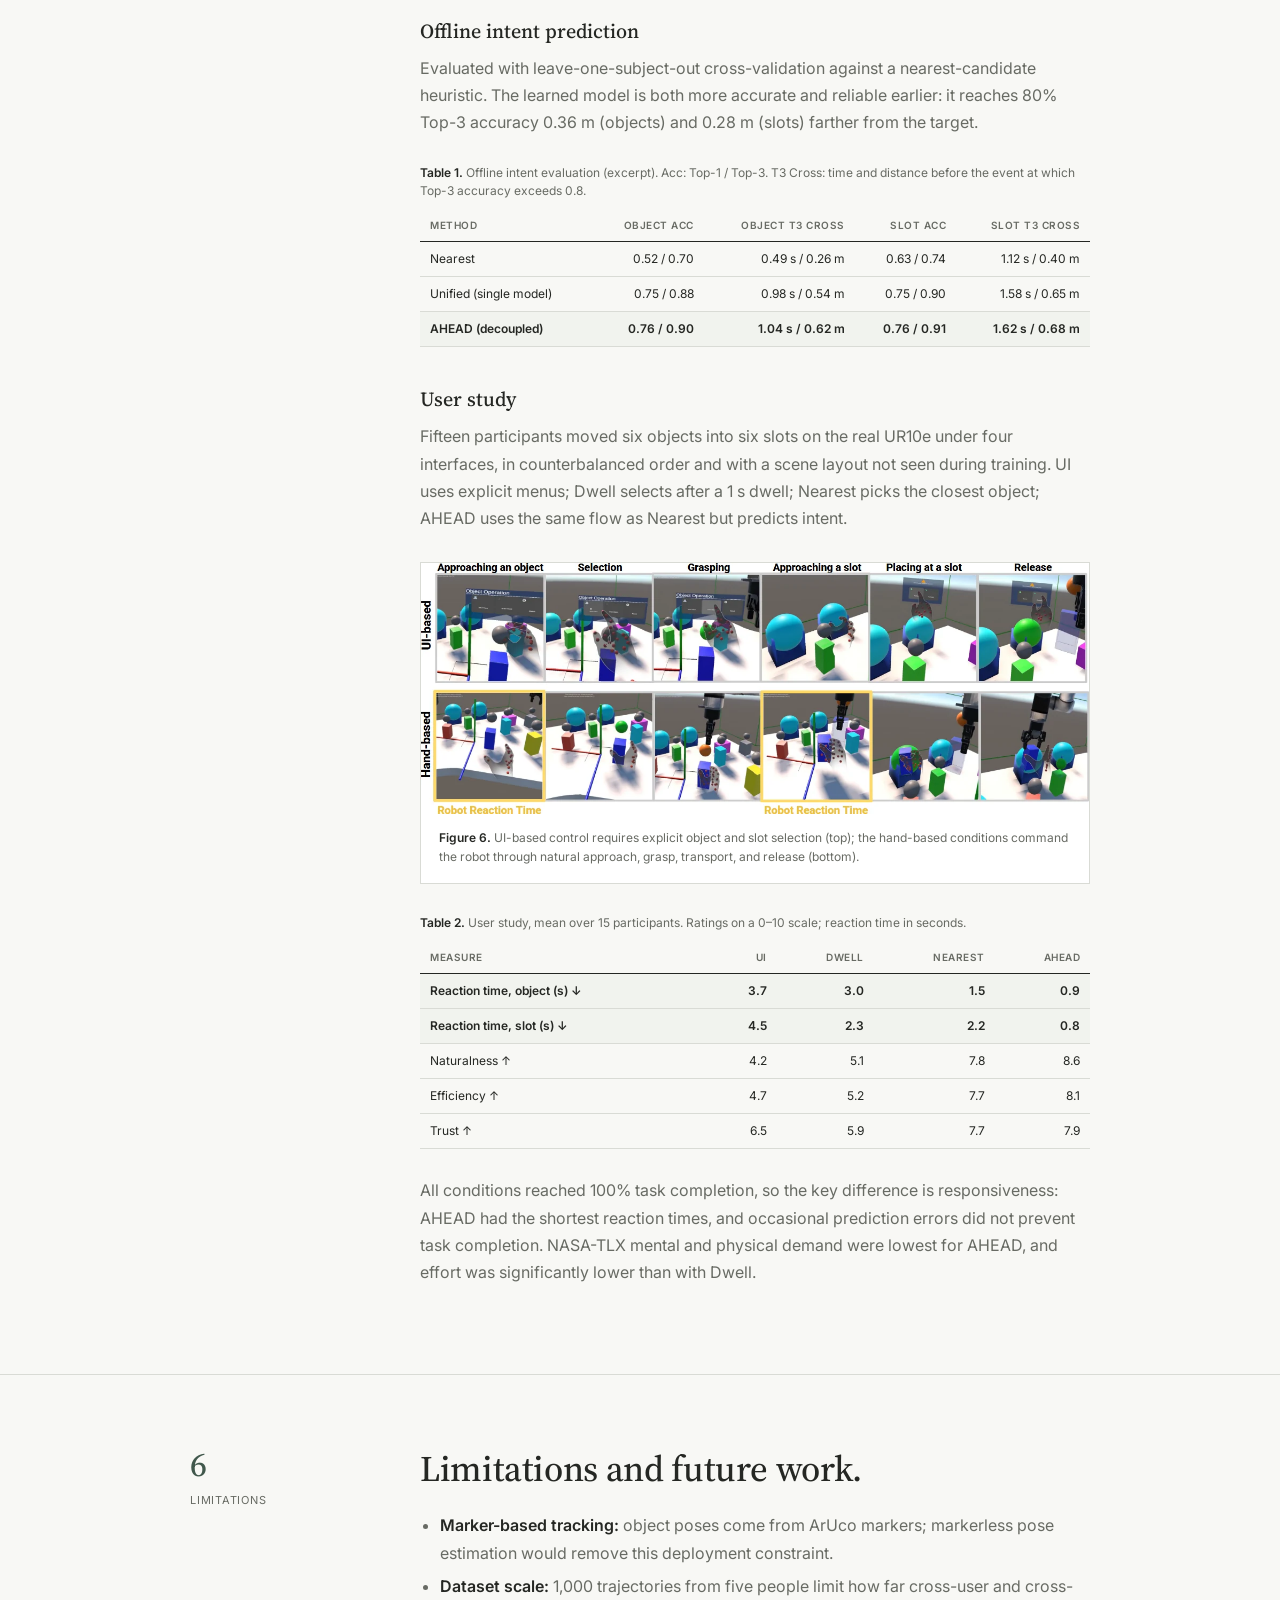
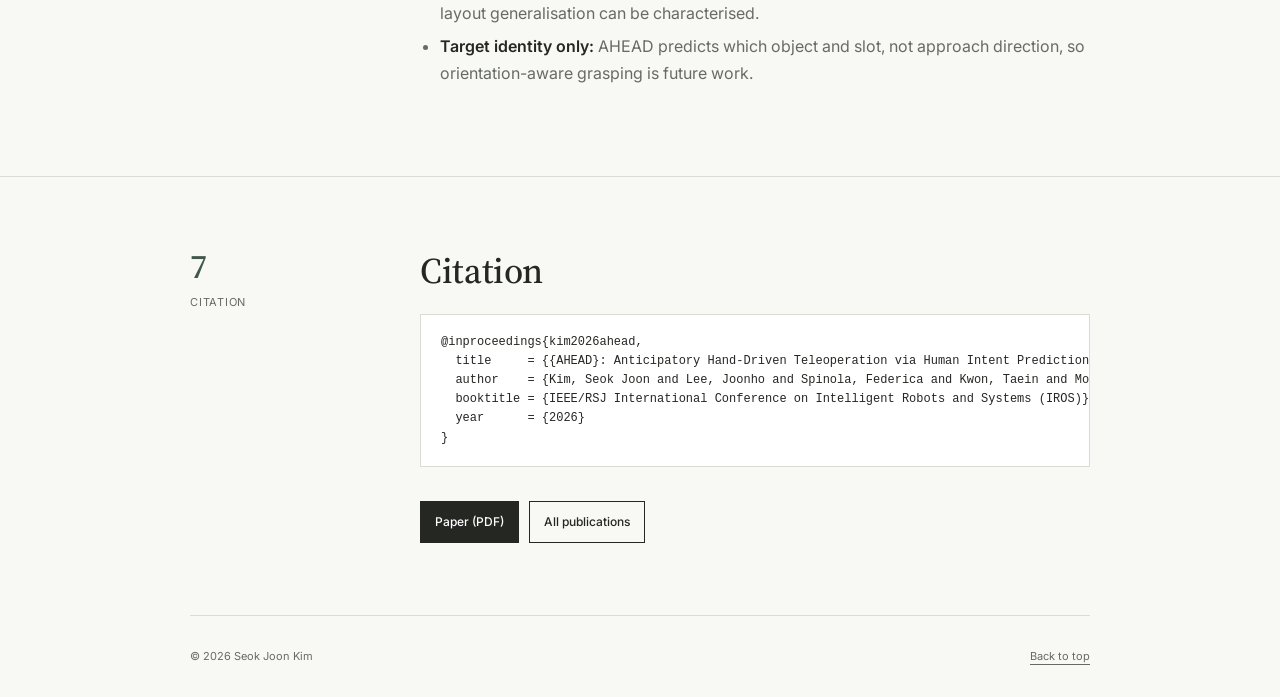
<file: projects/ahead/index.html>
<!doctype html>
<html lang="en">
<head>
  <meta charset="utf-8"><meta name="viewport" content="width=device-width, initial-scale=1">
  <meta name="description" content="AHEAD: Anticipatory Hand-Driven Teleoperation via Human Intent Prediction. IEEE/RSJ IROS 2026.">
  <title>AHEAD — Seok Joon Kim</title>
  <link rel="preconnect" href="https://fonts.googleapis.com"><link rel="preconnect" href="https://fonts.gstatic.com" crossorigin>
  <link href="https://fonts.googleapis.com/css2?family=Inter:wght@400;500;600&amp;family=Source+Serif+4:opsz,wght@8..60,400;8..60,500;8..60,600&amp;display=swap" rel="stylesheet">
  <link rel="stylesheet" href="../../styles.css">
</head>
<body class="project-page">
  <header class="site-header"><a class="wordmark" href="../../index.html">Seok Joon Kim</a><button class="menu-button" aria-expanded="false" aria-controls="site-nav">Menu</button><nav id="site-nav" class="site-nav" aria-label="Primary navigation"><a href="../../index.html#about">About</a><a href="../../index.html#publications">Publications</a><a href="../../index.html#education">Education</a><a href="../../index.html#experience">Experience</a><a href="../../index.html#awards">Awards</a><a href="../../2026_Summer_Internship.pdf" target="_blank" rel="noreferrer">CV</a></nav></header>
  <main id="top">
    <section class="project-hero wrap">
      <p class="eyebrow">IEEE/RSJ IROS 2026 · Teleoperation</p>
      <h1>AHEAD: Anticipatory Hand-Driven Teleoperation via Human Intent Prediction</h1>
      <div class="project-summary">
        <p class="lead">A VR teleoperation system that predicts which object an operator will pick and where they will place it from natural hand motion, so the robot starts moving before any explicit command.</p>
        <dl class="project-facts"><div><dt>Authors</dt><dd><strong>Seok Joon Kim</strong>, Joonho Lee, Federica Spinola, Taein Kwon, Mohsen Moghaddam</dd></div><div><dt>Topics</dt><dd>VR teleoperation, human intent prediction, shared autonomy</dd></div><div><dt>Venue</dt><dd>IEEE/RSJ International Conference on Intelligent Robots and Systems (IROS), 2026</dd></div></dl>
      </div>
      <div class="project-links"><a class="button button-dark" href="paper.pdf" target="_blank" rel="noreferrer">Paper (PDF)</a><a class="button" href="#citation">Cite</a></div>
    </section>

    <nav class="paper-toc" aria-label="Sections"><ol class="wrap">
      <li><a href="#motivation">Motivation</a></li><li><a href="#system">System</a></li><li><a href="#intent">Intent prediction</a></li><li><a href="#control">Preview-and-commit control</a></li><li><a href="#evaluation">Evaluation</a></li><li><a href="#limitations">Limitations</a></li><li><a href="#citation">Citation</a></li>
    </ol></nav>

    <section id="motivation" class="paper-section"><div class="wrap paper-grid"><div class="paper-index"><span>1</span><p>Motivation</p></div><div class="paper-content">
      <h2>Teleoperation forces a choice between effort and latency.</h2>
      <p class="lead">Direct teleoperation maps the operator’s hand to the robot at every frame: precise, but the operator must constantly correct drift and overshoot. Goal-based teleoperation lets the operator pick a goal and the robot plan the motion, but the robot sits idle until each goal is explicitly specified.</p>
      <p>AHEAD keeps the low effort of goal-based control and recovers responsiveness by treating the operator’s ongoing reach as an early signal of the next goal. We measure the benefit as <strong>robot reaction time</strong>: the delay between the start of the operator’s reach and the start of robot motion toward the correct target.</p>
      <figure class="project-figure"><img src="images/overview.webp" alt="Real workspace, VR digital twin, and a timeline showing AHEAD predicting the object and slot before grasp and release" loading="lazy"><figcaption><strong>Figure 1.</strong> Top: the real UR10e workspace and its VR digital twin. Bottom: as the hand reaches toward an object and then a slot, AHEAD predicts both and starts the robot early; grasp and release are executed after the VR grasp and release events.</figcaption></figure>
      <div class="key-results"><div class="key-result"><strong>76% / 76%</strong><span>Top-1 intent accuracy for grasp object / placement slot</span></div><div class="key-result"><strong>−0.6 s</strong><span>object reaction time vs. the best baseline (0.9 s vs. 1.5 s)</span></div><div class="key-result"><strong>−1.4 s</strong><span>slot reaction time vs. the best baseline (0.8 s vs. 2.2 s)</span></div></div>
    </div></div></section>

    <section id="system" class="paper-section"><div class="wrap paper-grid"><div class="paper-index"><span>2</span><p>System</p></div><div class="paper-content">
      <h2>A mirrored digital twin and an instance-agnostic scene.</h2>
      <p>The operator wears a Meta Quest 3 and performs pick-and-place in a digital twin of the remote workspace. The robot base is calibrated with a ChArUco board, and object poses are tracked in real time with ArUco markers, keeping the virtual and physical scenes aligned.</p>
      <figure class="project-figure narrow"><img src="images/digital-twin.webp" alt="Real workspace next to its VR digital twin" loading="lazy"><figcaption><strong>Real world and VR digital twin.</strong> Objects and slots in VR mirror the physical tabletop.</figcaption></figure>
      <h3>Inputs</h3>
      <ul>
        <li><strong>Hand:</strong> 21 tracked 3D joints of the right hand (OpenXR skeleton without metacarpals).</li>
        <li><strong>Head:</strong> head position and forward ray, used as a proxy for gaze (the headset has no eye tracking).</li>
        <li><strong>Scene:</strong> up to 10 objects encoded as cuboids (centroid + 8 corners) and up to 10 slots encoded as spheres (centre + radius), so any object reduces to a bounding box without a mesh encoder.</li>
      </ul>
      <p>The model sees a sliding 0.5 s window (30 frames at 60 Hz), resampled to a fixed length. All quantities are expressed in a head-centric frame anchored at the start of the window, which emphasises hand-to-object geometry over absolute positions and helps transfer across layouts.</p>
    </div></div></section>

    <section id="intent" class="paper-section"><div class="wrap paper-grid"><div class="paper-index"><span>3</span><p>Intent prediction</p></div><div class="paper-content">
      <h2>Phase-specific attention over hand motion and scene entities.</h2>
      <h3>Dataset</h3>
      <p>Five participants each completed 40 randomised scenes with 5 trials per scene, giving 1,000 pick-and-place trajectories with synchronised hand, head, scene, and event data (grasp, slot entry, release). Each scene contains 5–10 objects and 5–10 slots with randomised sizes and positions.</p>
      <figure class="project-figure"><img src="images/data-collection.webp" alt="Eight stages of the VR data collection procedure" loading="lazy"><figcaption><strong>Figure 2.</strong> Data collection: a left-hand pinch starts recording; the right hand approaches, grasps, transports, places, and releases the cued object; the operator then confirms or redoes the trial.</figcaption></figure>
      <h3>Model</h3>
      <p>A graph attention network (GATv2) encodes each frame of the hand skeleton; the per-frame embeddings are fused with head features and passed through temporal self-attention. Scene entities are embedded by an MLP, and entity tokens cross-attend to the hand sequence, producing one logit per candidate. Intent is a masked classification over at most 10 candidates.</p>
      <p>Two models share this architecture: an object model before the grasp and a slot model after it, switched by the VR grasp event. Decoupling them outperformed a single multi-task model, since reaching and transport have different motion patterns. Exported to ONNX, each forward pass takes about 2.6 ms.</p>
      <figure class="project-figure"><img src="images/architecture.webp" alt="Intent model architecture: hand encoder, object or slot encoder, cross-attention fusion, and prediction head" loading="lazy"><figcaption><strong>Figure 3.</strong> Hand-head features (A) are fused with object (B) or slot (C) embeddings by cross-attention (D), and the prediction head (E) outputs a distribution over candidates.</figcaption></figure>
    </div></div></section>

    <section id="control" class="paper-section"><div class="wrap paper-grid"><div class="paper-index"><span>4</span><p>Control</p></div><div class="paper-content">
      <h2>Turning noisy predictions into stable robot motion.</h2>
      <p>Acting on the raw per-frame prediction would make the robot jitter between candidates. Because prediction reliability grows as the hand approaches its target, AHEAD gates robot behaviour on hand-to-target distance, using two thresholds measured on validation data:</p>
      <ul>
        <li><strong>Preview:</strong> once the hand is within the distance where Top-3 accuracy exceeds 80%, the robot moves to a hover point above the centre of the three most likely nearby candidates.</li>
        <li><strong>Commit:</strong> once within the distance where Top-1 accuracy exceeds 80%, the robot commits to the single predicted target and latches it, with hysteresis against switching.</li>
      </ul>
      <figure class="project-figure narrow"><img src="images/controller.webp" alt="Distance-gated controller with neighbour-reliable and identity-reliable regions" loading="lazy"><figcaption><strong>Figure 4.</strong> Distance-gated policy: the robot previews above the candidate neighbourhood (red) and commits to the Top-1 object (green) when the hand enters the identity-reliable region.</figcaption></figure>
      <figure class="project-figure"><img src="images/proactive-motion.webp" alt="Sequence of VR interaction and real robot motion from motion initiation to commit and grasp" loading="lazy"><figcaption><strong>Figure 5.</strong> Pre-grasp sequence in VR (top) and on the real robot (bottom): motion initiation, approach, preview, then commit and grasp.</figcaption></figure>
    </div></div></section>

    <section id="evaluation" class="paper-section"><div class="wrap paper-grid"><div class="paper-index"><span>5</span><p>Evaluation</p></div><div class="paper-content">
      <h2>Earlier, more reliable predictions and faster robot response.</h2>
      <h3>Offline intent prediction</h3>
      <p>Evaluated with leave-one-subject-out cross-validation against a nearest-candidate heuristic. The learned model is both more accurate and reliable earlier: it reaches 80% Top-3 accuracy 0.36 m (objects) and 0.28 m (slots) farther from the target.</p>
      <div class="table-wrap"><table class="result-table">
        <caption><strong>Table 1.</strong> Offline intent evaluation (excerpt). Acc: Top-1 / Top-3. T3 Cross: time and distance before the event at which Top-3 accuracy exceeds 0.8.</caption>
        <thead><tr><th>Method</th><th>Object Acc</th><th>Object T3 Cross</th><th>Slot Acc</th><th>Slot T3 Cross</th></tr></thead>
        <tbody>
          <tr><td>Nearest</td><td>0.52 / 0.70</td><td>0.49 s / 0.26 m</td><td>0.63 / 0.74</td><td>1.12 s / 0.40 m</td></tr>
          <tr><td>Unified (single model)</td><td>0.75 / 0.88</td><td>0.98 s / 0.54 m</td><td>0.75 / 0.90</td><td>1.58 s / 0.65 m</td></tr>
          <tr class="highlight"><td>AHEAD (decoupled)</td><td>0.76 / 0.90</td><td>1.04 s / 0.62 m</td><td>0.76 / 0.91</td><td>1.62 s / 0.68 m</td></tr>
        </tbody>
      </table></div>
      <h3>User study</h3>
      <p>Fifteen participants moved six objects into six slots on the real UR10e under four interfaces, in counterbalanced order and with a scene layout not seen during training. UI uses explicit menus; Dwell selects after a 1 s dwell; Nearest picks the closest object; AHEAD uses the same flow as Nearest but predicts intent.</p>
      <figure class="project-figure"><img src="images/conditions.webp" alt="UI-based and hand-based teleoperation conditions" loading="lazy"><figcaption><strong>Figure 6.</strong> UI-based control requires explicit object and slot selection (top); the hand-based conditions command the robot through natural approach, grasp, transport, and release (bottom).</figcaption></figure>
      <div class="table-wrap"><table class="result-table">
        <caption><strong>Table 2.</strong> User study, mean over 15 participants. Ratings on a 0–10 scale; reaction time in seconds.</caption>
        <thead><tr><th>Measure</th><th>UI</th><th>Dwell</th><th>Nearest</th><th>AHEAD</th></tr></thead>
        <tbody>
          <tr class="highlight"><td>Reaction time, object (s) ↓</td><td>3.7</td><td>3.0</td><td>1.5</td><td>0.9</td></tr>
          <tr class="highlight"><td>Reaction time, slot (s) ↓</td><td>4.5</td><td>2.3</td><td>2.2</td><td>0.8</td></tr>
          <tr><td>Naturalness ↑</td><td>4.2</td><td>5.1</td><td>7.8</td><td>8.6</td></tr>
          <tr><td>Efficiency ↑</td><td>4.7</td><td>5.2</td><td>7.7</td><td>8.1</td></tr>
          <tr><td>Trust ↑</td><td>6.5</td><td>5.9</td><td>7.7</td><td>7.9</td></tr>
        </tbody>
      </table></div>
      <p>All conditions reached 100% task completion, so the key difference is responsiveness: AHEAD had the shortest reaction times, and occasional prediction errors did not prevent task completion. NASA-TLX mental and physical demand were lowest for AHEAD, and effort was significantly lower than with Dwell.</p>
    </div></div></section>

    <section id="limitations" class="paper-section"><div class="wrap paper-grid"><div class="paper-index"><span>6</span><p>Limitations</p></div><div class="paper-content">
      <h2>Limitations and future work.</h2>
      <ul>
        <li><strong>Marker-based tracking:</strong> object poses come from ArUco markers; markerless pose estimation would remove this deployment constraint.</li>
        <li><strong>Dataset scale:</strong> 1,000 trajectories from five people limit how far cross-user and cross-layout generalisation can be characterised.</li>
        <li><strong>Target identity only:</strong> AHEAD predicts which object and slot, not approach direction, so orientation-aware grasping is future work.</li>
      </ul>
    </div></div></section>

    <section id="citation" class="paper-section"><div class="wrap paper-grid"><div class="paper-index"><span>7</span><p>Citation</p></div><div class="paper-content">
      <h2>Citation</h2>
<pre class="citation">@inproceedings{kim2026ahead,
  title     = {{AHEAD}: Anticipatory Hand-Driven Teleoperation via Human Intent Prediction},
  author    = {Kim, Seok Joon and Lee, Joonho and Spinola, Federica and Kwon, Taein and Moghaddam, Mohsen},
  booktitle = {IEEE/RSJ International Conference on Intelligent Robots and Systems (IROS)},
  year      = {2026}
}</pre>
      <div class="project-links"><a class="button button-dark" href="paper.pdf" target="_blank" rel="noreferrer">Paper (PDF)</a><a class="button" href="../../index.html#publications">All publications</a></div>
    </div></div></section>
  </main>
  <footer class="site-footer wrap"><span>© <span id="year"></span> Seok Joon Kim</span><a href="#top">Back to top</a></footer><script src="../../script.js"></script>
</body>
</html>
</file>
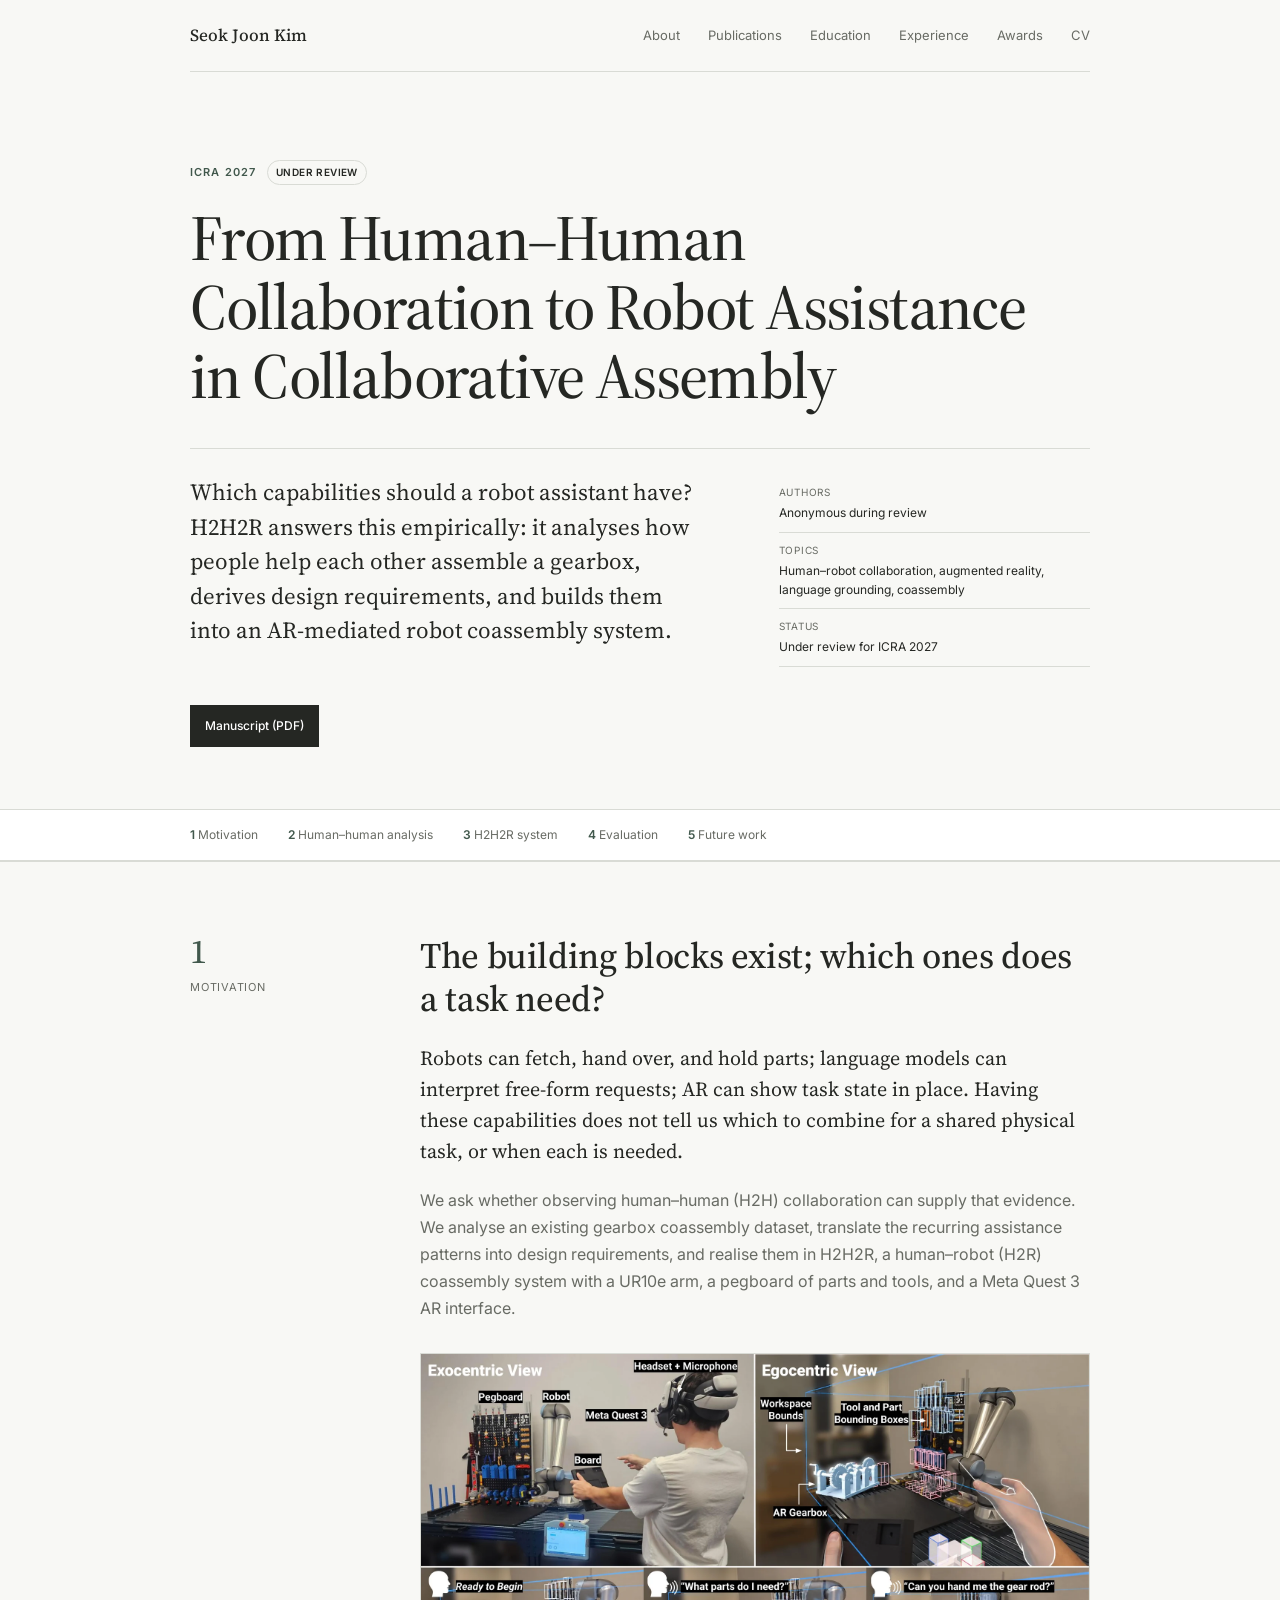
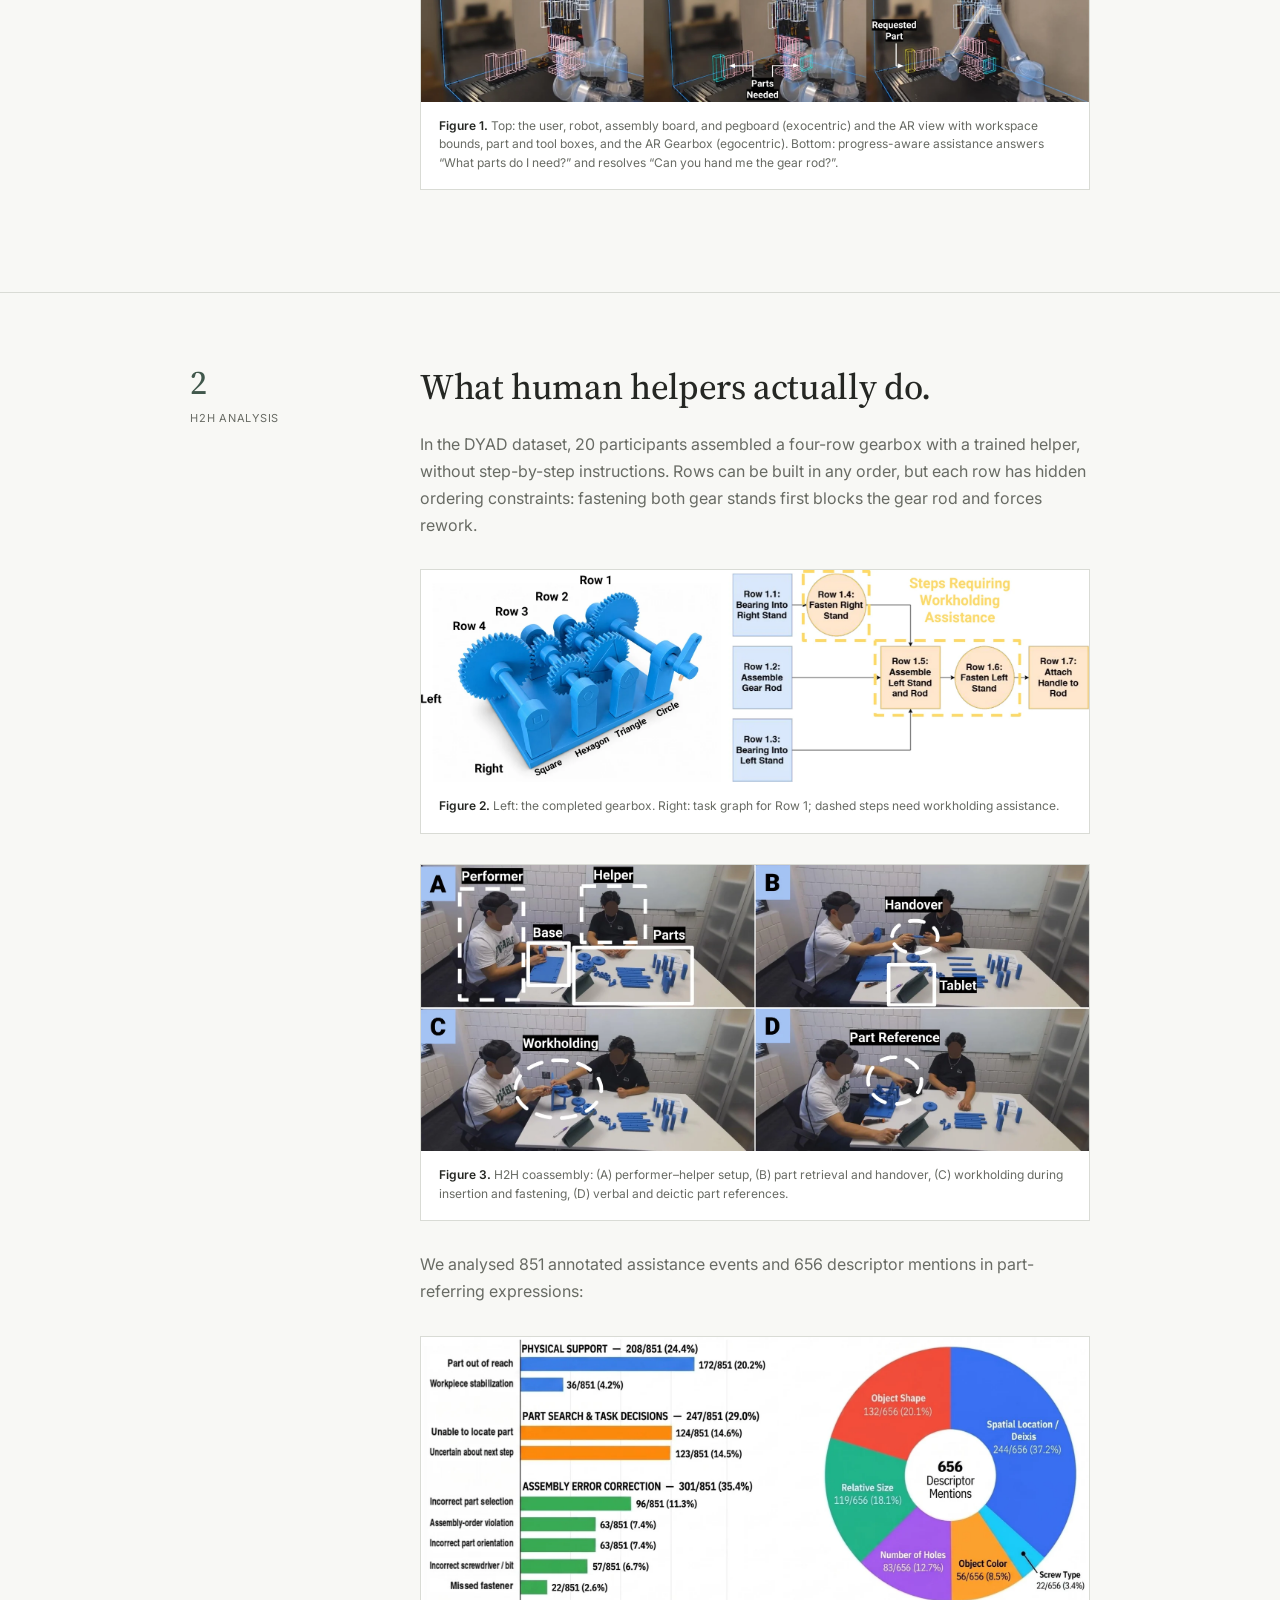
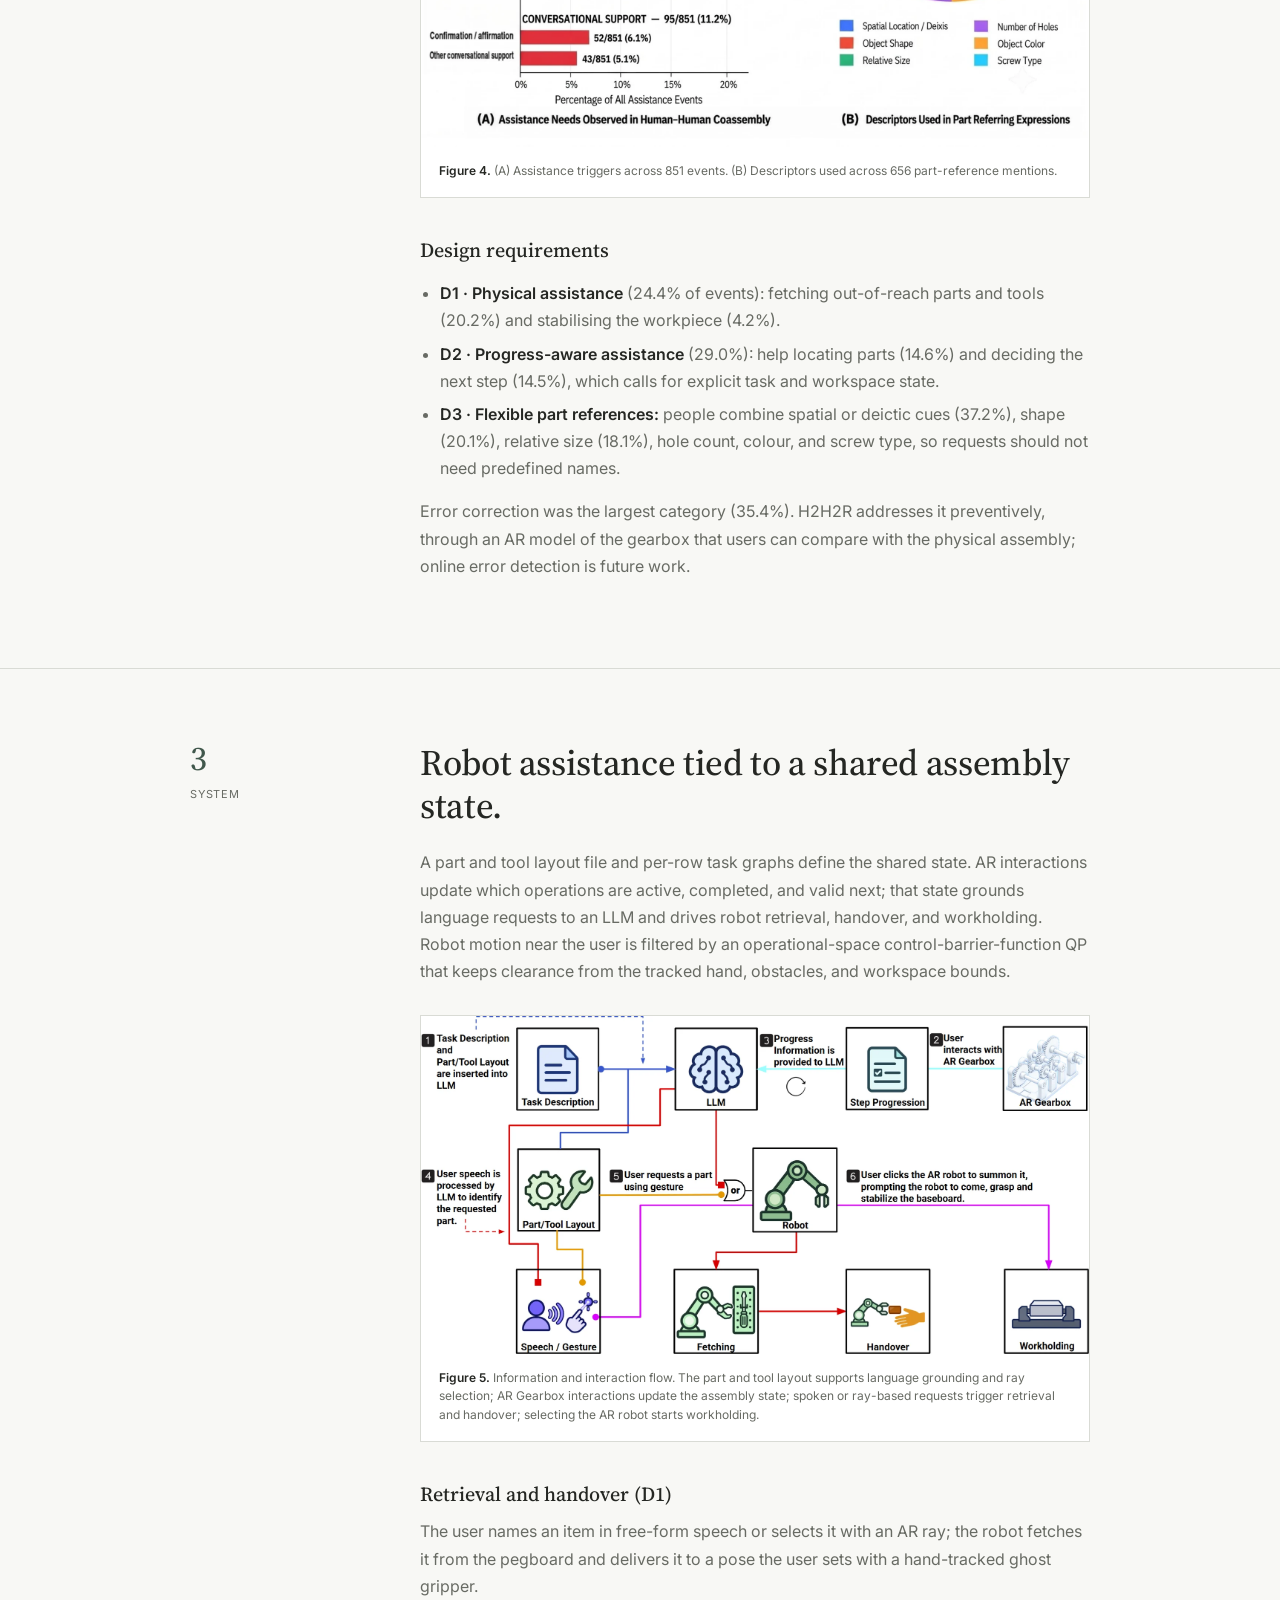
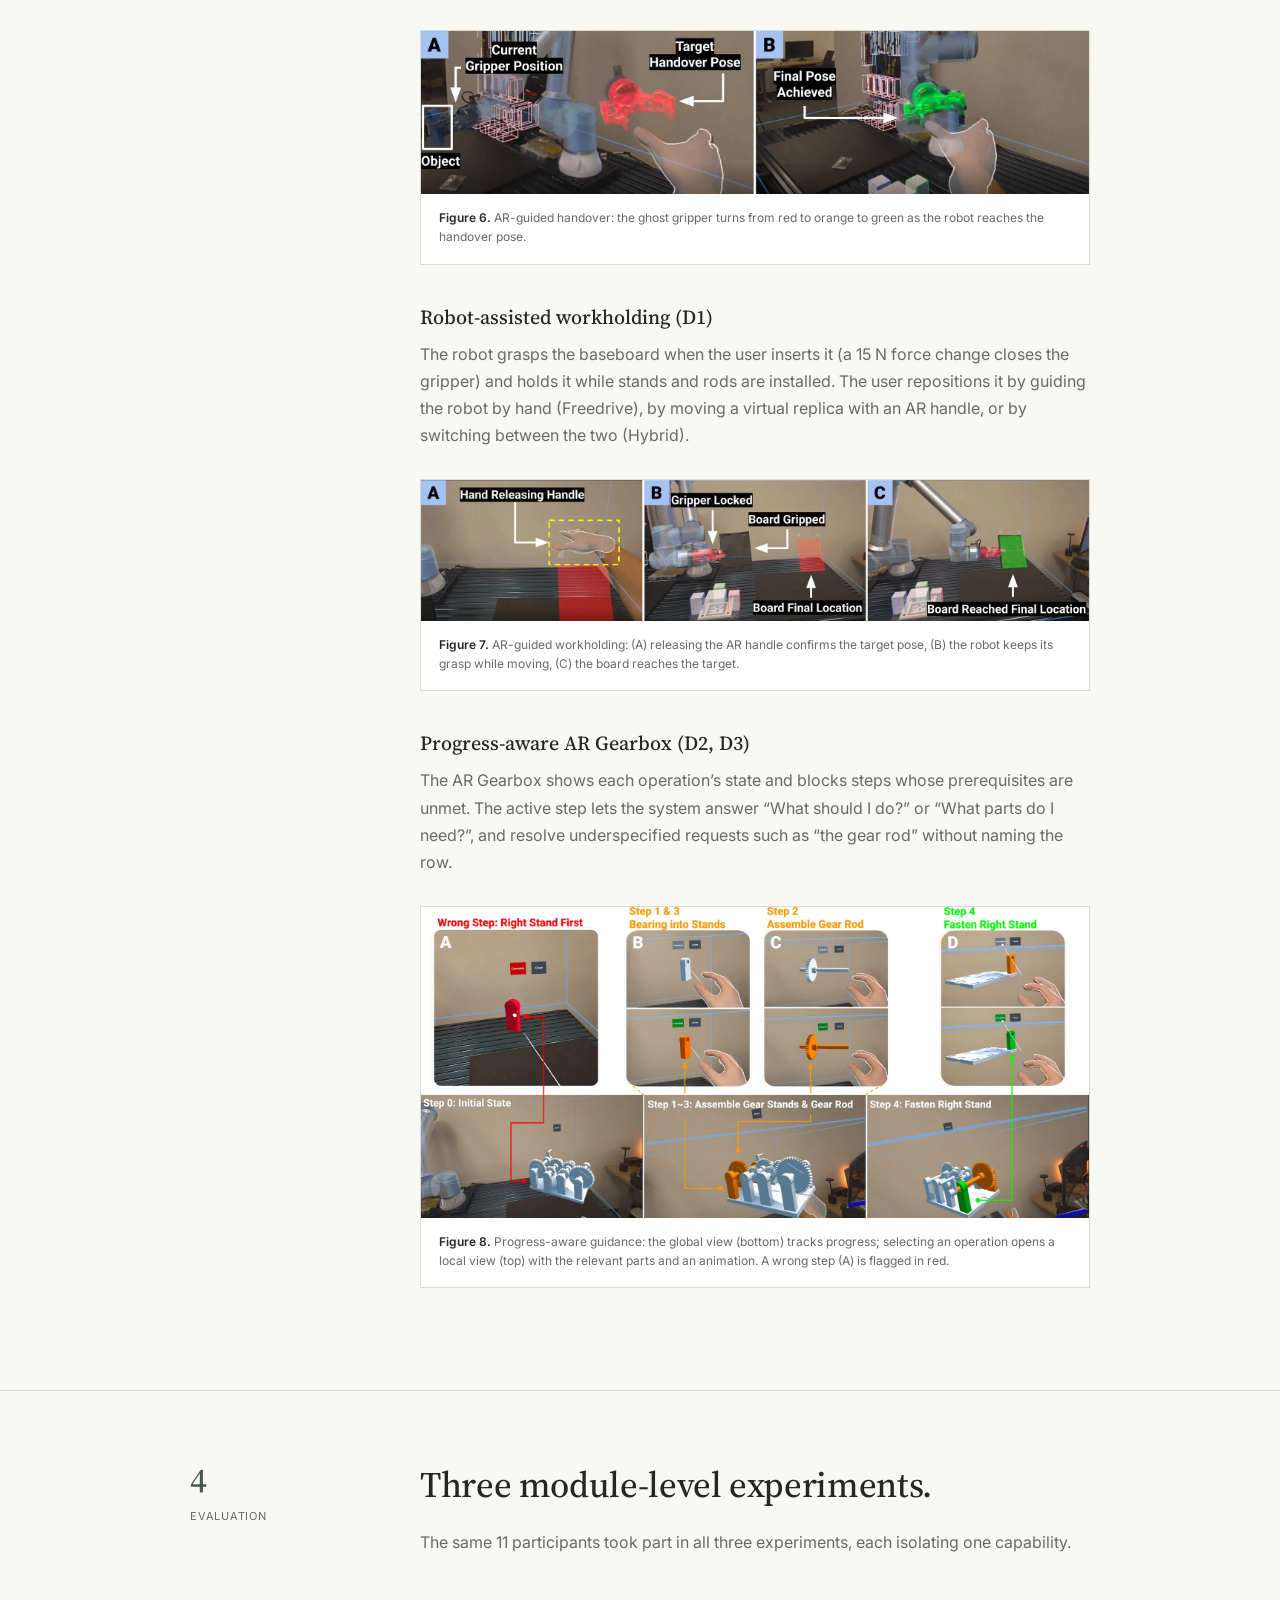
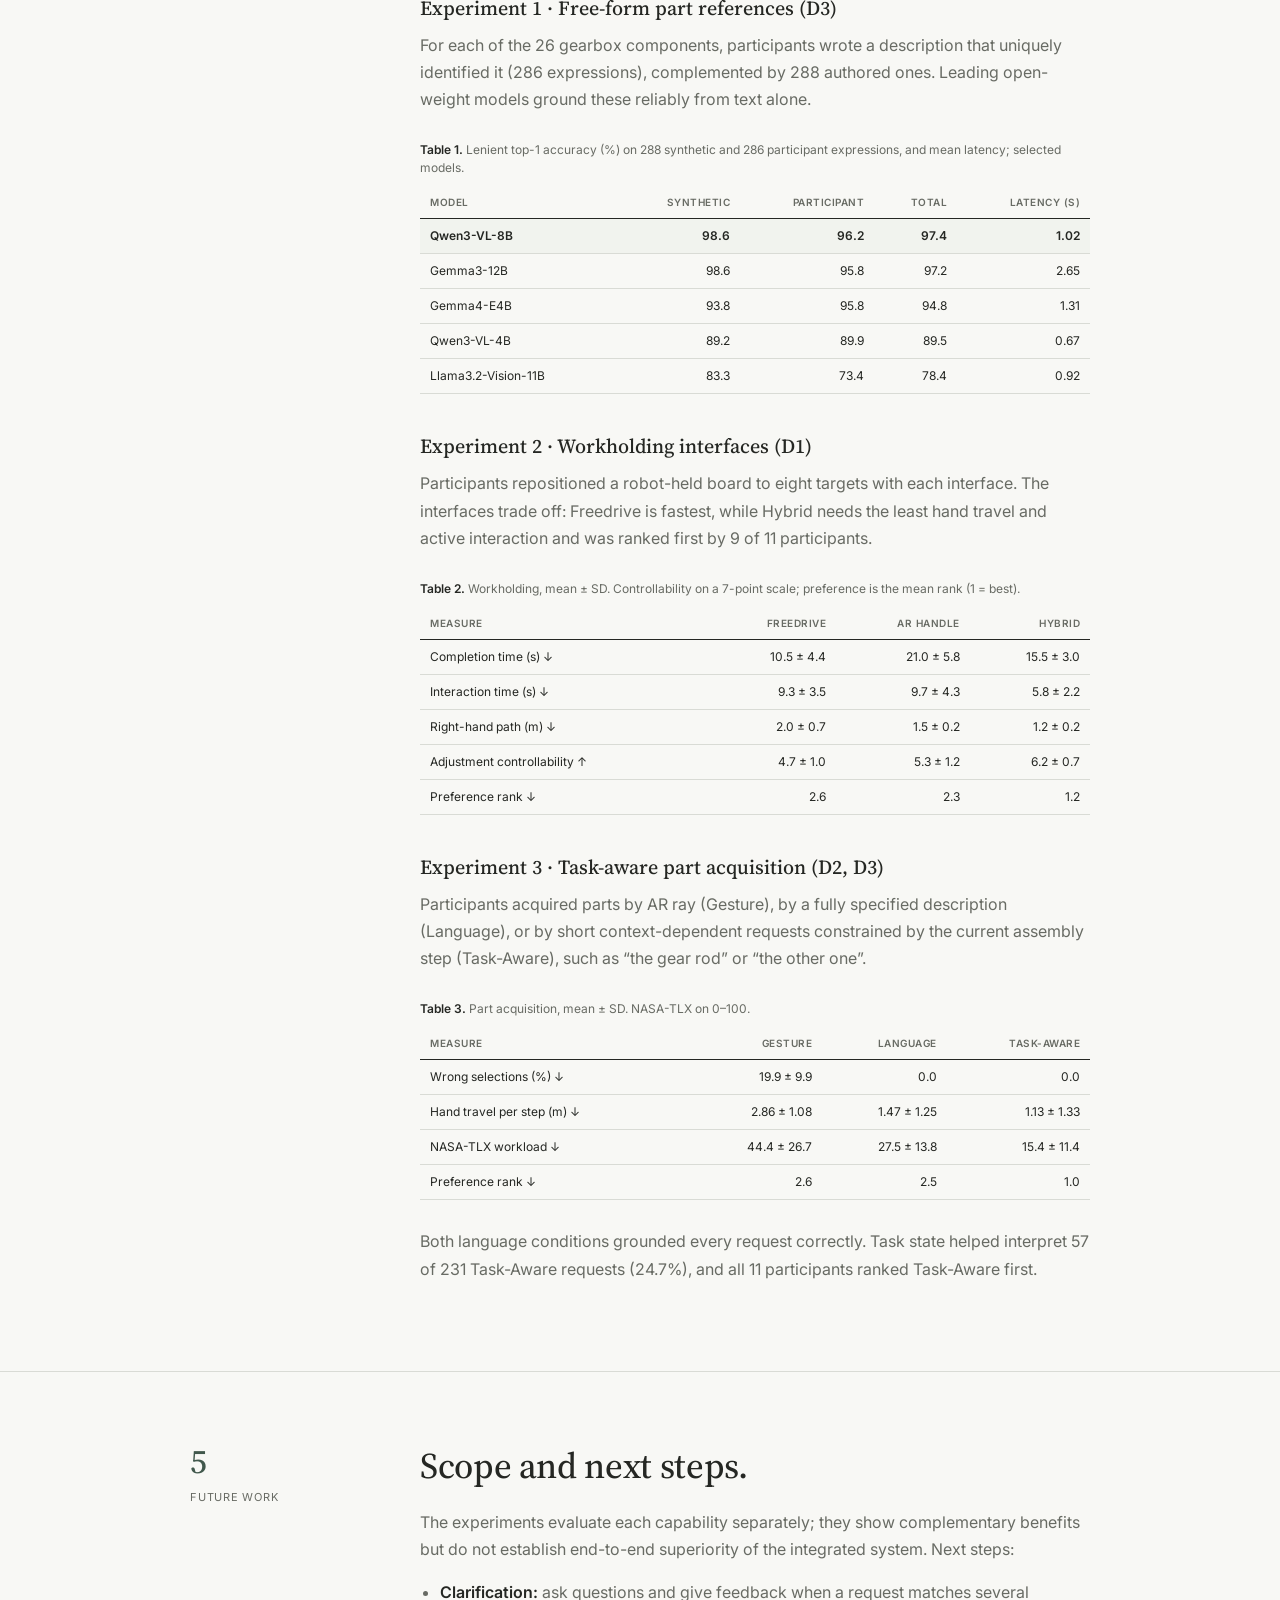
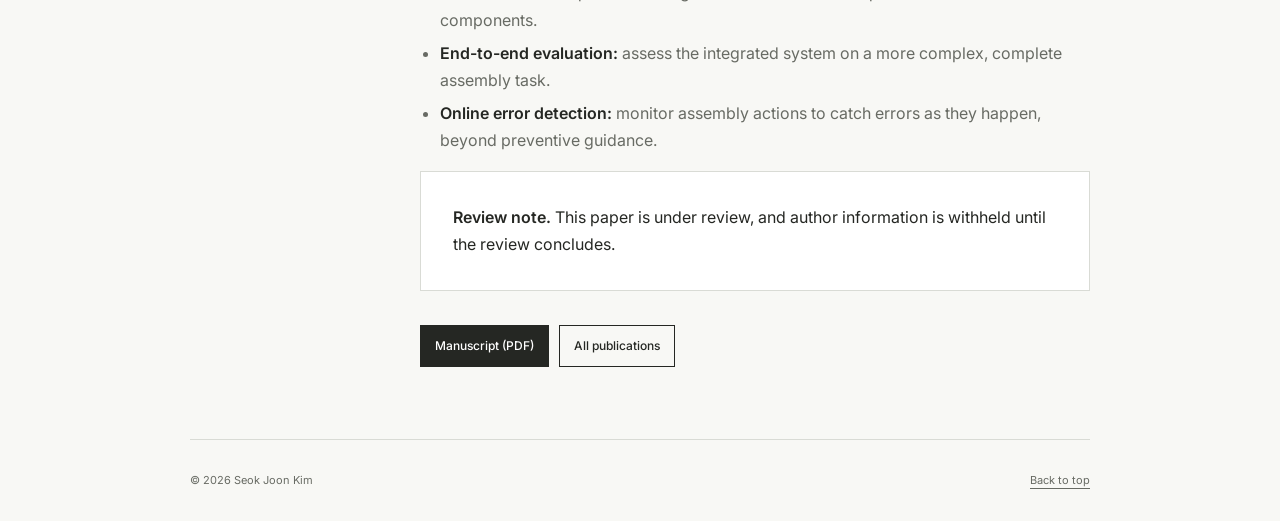
<file: projects/h2h2r/index.html>
<!doctype html>
<html lang="en">
<head>
  <meta charset="utf-8"><meta name="viewport" content="width=device-width, initial-scale=1">
  <meta name="description" content="From Human–Human Collaboration to Robot Assistance in Collaborative Assembly (H2H2R). Under review.">
  <title>H2H2R: From Human–Human Collaboration to Robot Assistance — Seok Joon Kim</title>
  <link rel="preconnect" href="https://fonts.googleapis.com"><link rel="preconnect" href="https://fonts.gstatic.com" crossorigin>
  <link href="https://fonts.googleapis.com/css2?family=Inter:wght@400;500;600&amp;family=Source+Serif+4:opsz,wght@8..60,400;8..60,500;8..60,600&amp;display=swap" rel="stylesheet"><link rel="stylesheet" href="../../styles.css">
</head>
<body class="project-page">
  <header class="site-header"><a class="wordmark" href="../../index.html">Seok Joon Kim</a><button class="menu-button" aria-expanded="false" aria-controls="site-nav">Menu</button><nav id="site-nav" class="site-nav" aria-label="Primary navigation"><a href="../../index.html#about">About</a><a href="../../index.html#publications">Publications</a><a href="../../index.html#education">Education</a><a href="../../index.html#experience">Experience</a><a href="../../index.html#awards">Awards</a><a href="../../2026_Summer_Internship.pdf" target="_blank" rel="noreferrer">CV</a></nav></header>
  <main id="top">
    <section class="project-hero wrap">
      <p class="eyebrow">ICRA 2027 <span class="project-status">Under review</span></p>
      <h1>From Human–Human Collaboration to Robot Assistance in Collaborative Assembly</h1>
      <div class="project-summary">
        <p class="lead">Which capabilities should a robot assistant have? H2H2R answers this empirically: it analyses how people help each other assemble a gearbox, derives design requirements, and builds them into an AR-mediated robot coassembly system.</p>
        <dl class="project-facts"><div><dt>Authors</dt><dd>Anonymous during review</dd></div><div><dt>Topics</dt><dd>Human–robot collaboration, augmented reality, language grounding, coassembly</dd></div><div><dt>Status</dt><dd>Under review for ICRA 2027</dd></div></dl>
      </div>
      <div class="project-links"><a class="button button-dark" href="paper.pdf" target="_blank" rel="noreferrer">Manuscript (PDF)</a></div>
    </section>

    <nav class="paper-toc" aria-label="Sections"><ol class="wrap">
      <li><a href="#motivation">Motivation</a></li><li><a href="#h2h">Human–human analysis</a></li><li><a href="#system">H2H2R system</a></li><li><a href="#evaluation">Evaluation</a></li><li><a href="#future">Future work</a></li>
    </ol></nav>

    <section id="motivation" class="paper-section"><div class="wrap paper-grid"><div class="paper-index"><span>1</span><p>Motivation</p></div><div class="paper-content">
      <h2>The building blocks exist; which ones does a task need?</h2>
      <p class="lead">Robots can fetch, hand over, and hold parts; language models can interpret free-form requests; AR can show task state in place. Having these capabilities does not tell us which to combine for a shared physical task, or when each is needed.</p>
      <p>We ask whether observing human–human (H2H) collaboration can supply that evidence. We analyse an existing gearbox coassembly dataset, translate the recurring assistance patterns into design requirements, and realise them in H2H2R, a human–robot (H2R) coassembly system with a UR10e arm, a pegboard of parts and tools, and a Meta Quest 3 AR interface.</p>
      <figure class="project-figure"><img src="images/fig-setup.webp" alt="Exocentric and egocentric views of the H2H2R setup, with progress-aware part requests" loading="lazy"><figcaption><strong>Figure 1.</strong> Top: the user, robot, assembly board, and pegboard (exocentric) and the AR view with workspace bounds, part and tool boxes, and the AR Gearbox (egocentric). Bottom: progress-aware assistance answers “What parts do I need?” and resolves “Can you hand me the gear rod?”.</figcaption></figure>
    </div></div></section>

    <section id="h2h" class="paper-section"><div class="wrap paper-grid"><div class="paper-index"><span>2</span><p>H2H analysis</p></div><div class="paper-content">
      <h2>What human helpers actually do.</h2>
      <p>In the DYAD dataset, 20 participants assembled a four-row gearbox with a trained helper, without step-by-step instructions. Rows can be built in any order, but each row has hidden ordering constraints: fastening both gear stands first blocks the gear rod and forces rework.</p>
      <figure class="project-figure"><img src="images/fig-task.webp" alt="Completed four-row gearbox and the task graph for Row 1" loading="lazy"><figcaption><strong>Figure 2.</strong> Left: the completed gearbox. Right: task graph for Row 1; dashed steps need workholding assistance.</figcaption></figure>
      <figure class="project-figure"><img src="images/fig-h2h.webp" alt="Performer and helper setup with handover, workholding, and part-reference behaviours" loading="lazy"><figcaption><strong>Figure 3.</strong> H2H coassembly: (A) performer–helper setup, (B) part retrieval and handover, (C) workholding during insertion and fastening, (D) verbal and deictic part references.</figcaption></figure>
      <p>We analysed 851 annotated assistance events and 656 descriptor mentions in part-referring expressions:</p>
      <figure class="project-figure"><img src="images/fig-analysis.webp" alt="Distribution of assistance triggers and of descriptors used in part references" loading="lazy"><figcaption><strong>Figure 4.</strong> (A) Assistance triggers across 851 events. (B) Descriptors used across 656 part-reference mentions.</figcaption></figure>
      <h3>Design requirements</h3>
      <ul>
        <li><strong>D1 · Physical assistance</strong> (24.4% of events): fetching out-of-reach parts and tools (20.2%) and stabilising the workpiece (4.2%).</li>
        <li><strong>D2 · Progress-aware assistance</strong> (29.0%): help locating parts (14.6%) and deciding the next step (14.5%), which calls for explicit task and workspace state.</li>
        <li><strong>D3 · Flexible part references:</strong> people combine spatial or deictic cues (37.2%), shape (20.1%), relative size (18.1%), hole count, colour, and screw type, so requests should not need predefined names.</li>
      </ul>
      <p>Error correction was the largest category (35.4%). H2H2R addresses it preventively, through an AR model of the gearbox that users can compare with the physical assembly; online error detection is future work.</p>
    </div></div></section>

    <section id="system" class="paper-section"><div class="wrap paper-grid"><div class="paper-index"><span>3</span><p>System</p></div><div class="paper-content">
      <h2>Robot assistance tied to a shared assembly state.</h2>
      <p>A part and tool layout file and per-row task graphs define the shared state. AR interactions update which operations are active, completed, and valid next; that state grounds language requests to an LLM and drives robot retrieval, handover, and workholding. Robot motion near the user is filtered by an operational-space control-barrier-function QP that keeps clearance from the tracked hand, obstacles, and workspace bounds.</p>
      <figure class="project-figure"><img src="images/fig-flow.webp" alt="H2H2R information and interaction flow between task description, LLM, AR Gearbox, and robot skills" loading="lazy"><figcaption><strong>Figure 5.</strong> Information and interaction flow. The part and tool layout supports language grounding and ray selection; AR Gearbox interactions update the assembly state; spoken or ray-based requests trigger retrieval and handover; selecting the AR robot starts workholding.</figcaption></figure>
      <h3>Retrieval and handover (D1)</h3>
      <p>The user names an item in free-form speech or selects it with an AR ray; the robot fetches it from the pegboard and delivers it to a pose the user sets with a hand-tracked ghost gripper.</p>
      <figure class="project-figure"><img src="images/fig-handover.webp" alt="AR-guided handover with a ghost gripper changing colour as the robot approaches" loading="lazy"><figcaption><strong>Figure 6.</strong> AR-guided handover: the ghost gripper turns from red to orange to green as the robot reaches the handover pose.</figcaption></figure>
      <h3>Robot-assisted workholding (D1)</h3>
      <p>The robot grasps the baseboard when the user inserts it (a 15 N force change closes the gripper) and holds it while stands and rods are installed. The user repositions it by guiding the robot by hand (Freedrive), by moving a virtual replica with an AR handle, or by switching between the two (Hybrid).</p>
      <figure class="project-figure"><img src="images/fig-workholding.webp" alt="AR-guided workholding: release AR handle, locked grasp, board moved to target" loading="lazy"><figcaption><strong>Figure 7.</strong> AR-guided workholding: (A) releasing the AR handle confirms the target pose, (B) the robot keeps its grasp while moving, (C) the board reaches the target.</figcaption></figure>
      <h3>Progress-aware AR Gearbox (D2, D3)</h3>
      <p>The AR Gearbox shows each operation’s state and blocks steps whose prerequisites are unmet. The active step lets the system answer “What should I do?” or “What parts do I need?”, and resolve underspecified requests such as “the gear rod” without naming the row.</p>
      <figure class="project-figure"><img src="images/fig-ar-gearbox.webp" alt="AR Gearbox global and local views through the steps of Row 1" loading="lazy"><figcaption><strong>Figure 8.</strong> Progress-aware guidance: the global view (bottom) tracks progress; selecting an operation opens a local view (top) with the relevant parts and an animation. A wrong step (A) is flagged in red.</figcaption></figure>
    </div></div></section>

    <section id="evaluation" class="paper-section"><div class="wrap paper-grid"><div class="paper-index"><span>4</span><p>Evaluation</p></div><div class="paper-content">
      <h2>Three module-level experiments.</h2>
      <p>The same 11 participants took part in all three experiments, each isolating one capability.</p>
      <h3>Experiment 1 · Free-form part references (D3)</h3>
      <p>For each of the 26 gearbox components, participants wrote a description that uniquely identified it (286 expressions), complemented by 288 authored ones. Leading open-weight models ground these reliably from text alone.</p>
      <div class="table-wrap"><table class="result-table">
        <caption><strong>Table 1.</strong> Lenient top-1 accuracy (%) on 288 synthetic and 286 participant expressions, and mean latency; selected models.</caption>
        <thead><tr><th>Model</th><th>Synthetic</th><th>Participant</th><th>Total</th><th>Latency (s)</th></tr></thead>
        <tbody>
          <tr class="highlight"><td>Qwen3-VL-8B</td><td>98.6</td><td>96.2</td><td>97.4</td><td>1.02</td></tr>
          <tr><td>Gemma3-12B</td><td>98.6</td><td>95.8</td><td>97.2</td><td>2.65</td></tr>
          <tr><td>Gemma4-E4B</td><td>93.8</td><td>95.8</td><td>94.8</td><td>1.31</td></tr>
          <tr><td>Qwen3-VL-4B</td><td>89.2</td><td>89.9</td><td>89.5</td><td>0.67</td></tr>
          <tr><td>Llama3.2-Vision-11B</td><td>83.3</td><td>73.4</td><td>78.4</td><td>0.92</td></tr>
        </tbody>
      </table></div>
      <h3>Experiment 2 · Workholding interfaces (D1)</h3>
      <p>Participants repositioned a robot-held board to eight targets with each interface. The interfaces trade off: Freedrive is fastest, while Hybrid needs the least hand travel and active interaction and was ranked first by 9 of 11 participants.</p>
      <div class="table-wrap"><table class="result-table">
        <caption><strong>Table 2.</strong> Workholding, mean ± SD. Controllability on a 7-point scale; preference is the mean rank (1 = best).</caption>
        <thead><tr><th>Measure</th><th>Freedrive</th><th>AR handle</th><th>Hybrid</th></tr></thead>
        <tbody>
          <tr><td>Completion time (s) ↓</td><td>10.5 ± 4.4</td><td>21.0 ± 5.8</td><td>15.5 ± 3.0</td></tr>
          <tr><td>Interaction time (s) ↓</td><td>9.3 ± 3.5</td><td>9.7 ± 4.3</td><td>5.8 ± 2.2</td></tr>
          <tr><td>Right-hand path (m) ↓</td><td>2.0 ± 0.7</td><td>1.5 ± 0.2</td><td>1.2 ± 0.2</td></tr>
          <tr><td>Adjustment controllability ↑</td><td>4.7 ± 1.0</td><td>5.3 ± 1.2</td><td>6.2 ± 0.7</td></tr>
          <tr><td>Preference rank ↓</td><td>2.6</td><td>2.3</td><td>1.2</td></tr>
        </tbody>
      </table></div>
      <h3>Experiment 3 · Task-aware part acquisition (D2, D3)</h3>
      <p>Participants acquired parts by AR ray (Gesture), by a fully specified description (Language), or by short context-dependent requests constrained by the current assembly step (Task-Aware), such as “the gear rod” or “the other one”.</p>
      <div class="table-wrap"><table class="result-table">
        <caption><strong>Table 3.</strong> Part acquisition, mean ± SD. NASA-TLX on 0–100.</caption>
        <thead><tr><th>Measure</th><th>Gesture</th><th>Language</th><th>Task-Aware</th></tr></thead>
        <tbody>
          <tr><td>Wrong selections (%) ↓</td><td>19.9 ± 9.9</td><td>0.0</td><td>0.0</td></tr>
          <tr><td>Hand travel per step (m) ↓</td><td>2.86 ± 1.08</td><td>1.47 ± 1.25</td><td>1.13 ± 1.33</td></tr>
          <tr><td>NASA-TLX workload ↓</td><td>44.4 ± 26.7</td><td>27.5 ± 13.8</td><td>15.4 ± 11.4</td></tr>
          <tr><td>Preference rank ↓</td><td>2.6</td><td>2.5</td><td>1.0</td></tr>
        </tbody>
      </table></div>
      <p>Both language conditions grounded every request correctly. Task state helped interpret 57 of 231 Task-Aware requests (24.7%), and all 11 participants ranked Task-Aware first.</p>
    </div></div></section>

    <section id="future" class="paper-section"><div class="wrap paper-grid"><div class="paper-index"><span>5</span><p>Future work</p></div><div class="paper-content">
      <h2>Scope and next steps.</h2>
      <p>The experiments evaluate each capability separately; they show complementary benefits but do not establish end-to-end superiority of the integrated system. Next steps:</p>
      <ul>
        <li><strong>Clarification:</strong> ask questions and give feedback when a request matches several components.</li>
        <li><strong>End-to-end evaluation:</strong> assess the integrated system on a more complex, complete assembly task.</li>
        <li><strong>Online error detection:</strong> monitor assembly actions to catch errors as they happen, beyond preventive guidance.</li>
      </ul>
      <div class="project-note"><p><strong>Review note.</strong> This paper is under review, and author information is withheld until the review concludes.</p></div>
      <div class="project-links"><a class="button button-dark" href="paper.pdf" target="_blank" rel="noreferrer">Manuscript (PDF)</a><a class="button" href="../../index.html#publications">All publications</a></div>
    </div></div></section>
  </main>
  <footer class="site-footer wrap"><span>© <span id="year"></span> Seok Joon Kim</span><a href="#top">Back to top</a></footer><script src="../../script.js"></script>
</body>
</html>
</file>
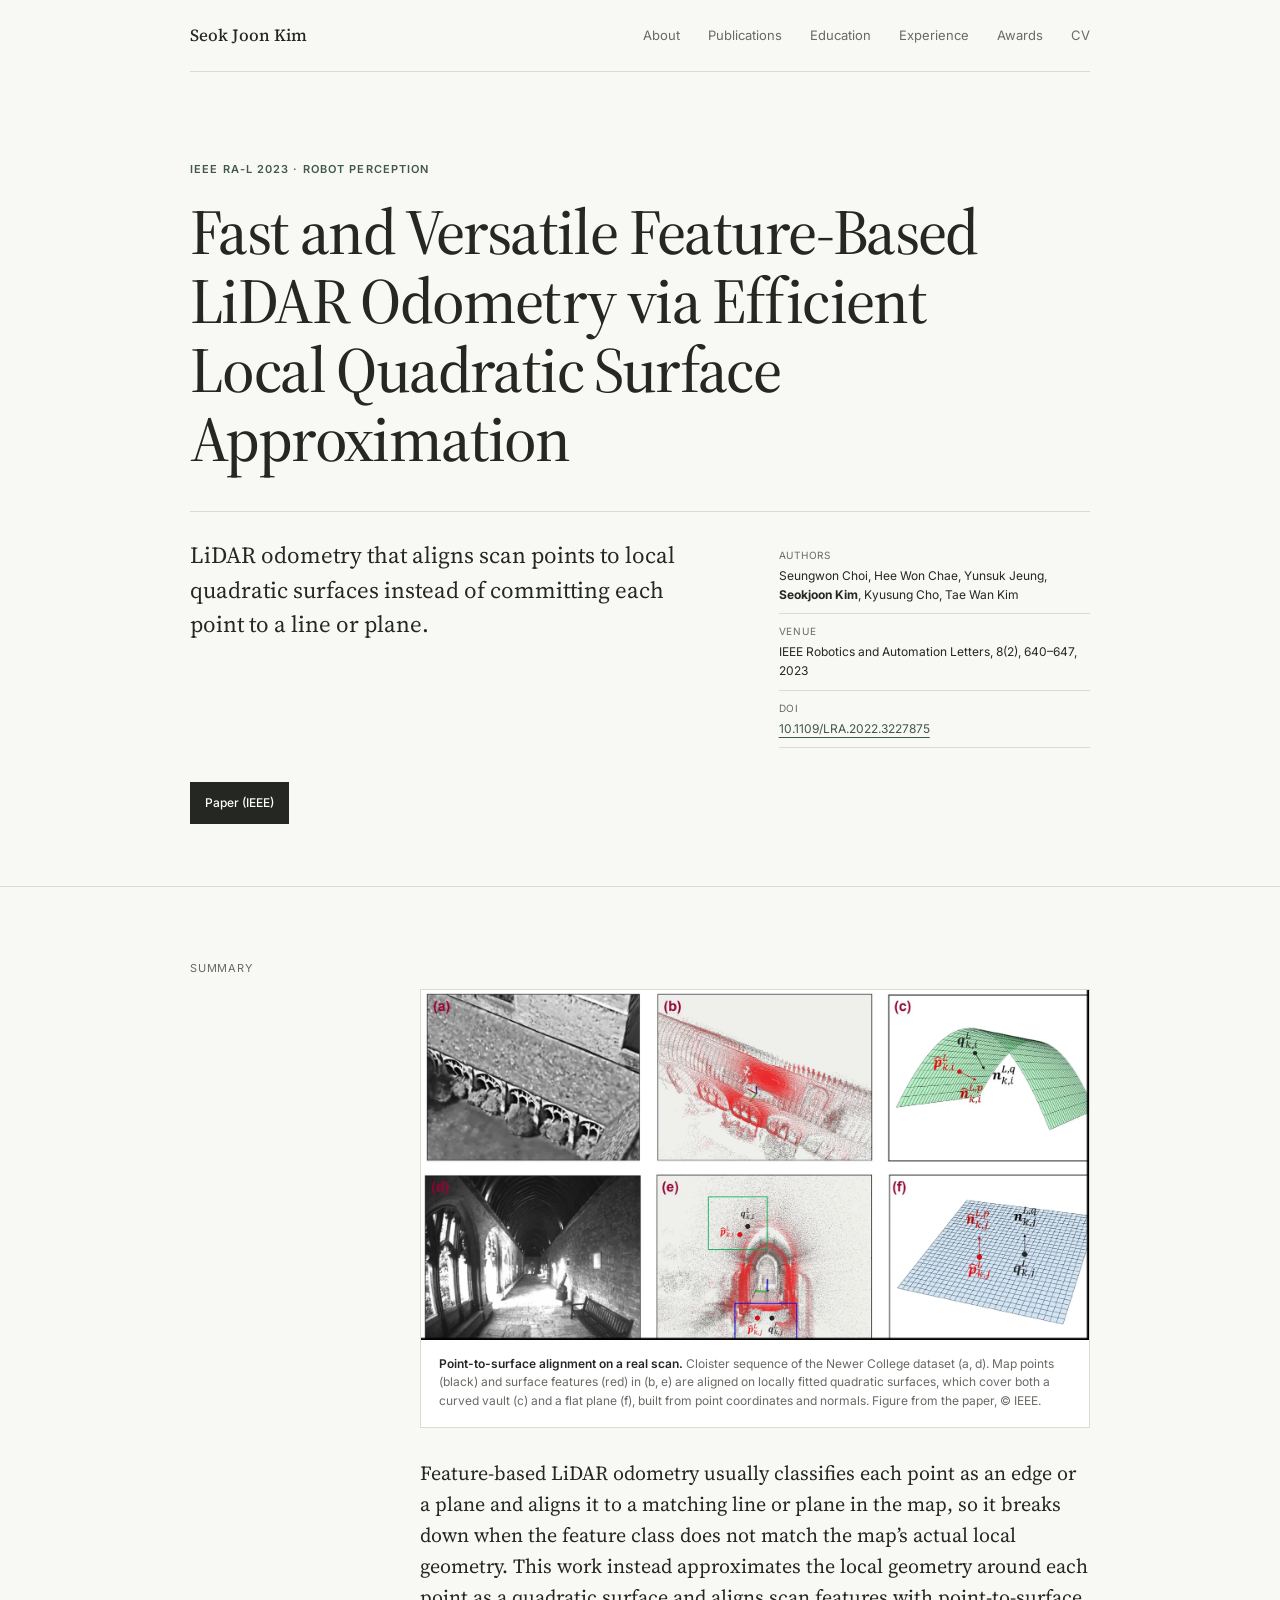
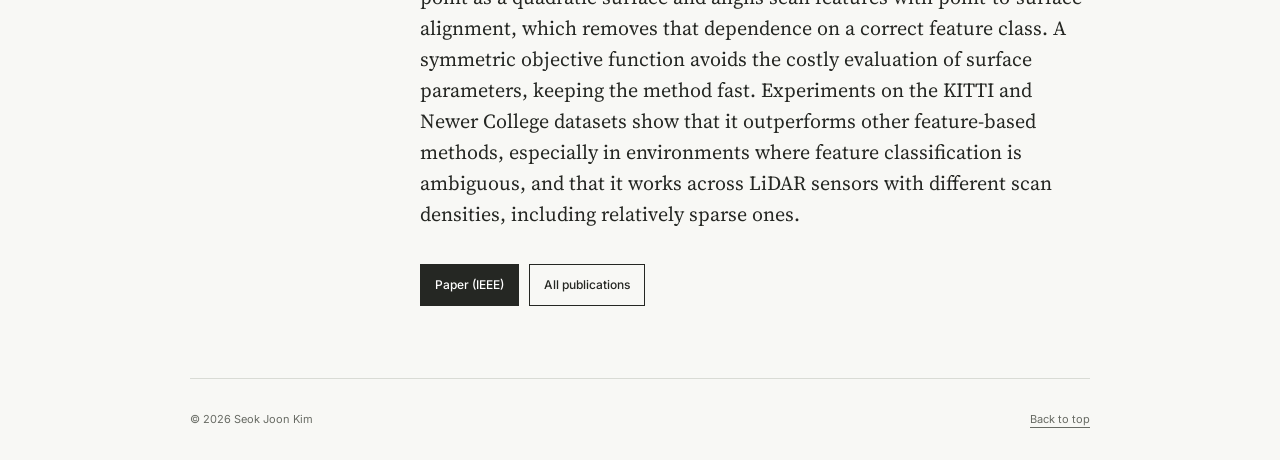
<file: projects/lidar-odometry/index.html>
<!doctype html>
<html lang="en">
<head>
  <meta charset="utf-8"><meta name="viewport" content="width=device-width, initial-scale=1">
  <meta name="description" content="Fast and Versatile Feature-Based LiDAR Odometry via Efficient Local Quadratic Surface Approximation. IEEE RA-L 2023.">
  <title>Fast and Versatile Feature-Based LiDAR Odometry — Seok Joon Kim</title>
  <link rel="preconnect" href="https://fonts.googleapis.com"><link rel="preconnect" href="https://fonts.gstatic.com" crossorigin>
  <link href="https://fonts.googleapis.com/css2?family=Inter:wght@400;500;600&amp;family=Source+Serif+4:opsz,wght@8..60,400;8..60,500;8..60,600&amp;display=swap" rel="stylesheet"><link rel="stylesheet" href="../../styles.css">
</head>
<body class="project-page">
  <header class="site-header"><a class="wordmark" href="../../index.html">Seok Joon Kim</a><button class="menu-button" aria-expanded="false" aria-controls="site-nav">Menu</button><nav id="site-nav" class="site-nav" aria-label="Primary navigation"><a href="../../index.html#about">About</a><a href="../../index.html#publications">Publications</a><a href="../../index.html#education">Education</a><a href="../../index.html#experience">Experience</a><a href="../../index.html#awards">Awards</a><a href="../../2026_Summer_Internship.pdf" target="_blank" rel="noreferrer">CV</a></nav></header>
  <main id="top">
    <section class="project-hero wrap">
      <p class="eyebrow">IEEE RA-L 2023 · Robot perception</p>
      <h1>Fast and Versatile Feature-Based LiDAR Odometry via Efficient Local Quadratic Surface Approximation</h1>
      <div class="project-summary">
        <p class="lead">LiDAR odometry that aligns scan points to local quadratic surfaces instead of committing each point to a line or plane.</p>
        <dl class="project-facts"><div><dt>Authors</dt><dd>Seungwon Choi, Hee Won Chae, Yunsuk Jeung, <strong>Seokjoon Kim</strong>, Kyusung Cho, Tae Wan Kim</dd></div><div><dt>Venue</dt><dd>IEEE Robotics and Automation Letters, 8(2), 640–647, 2023</dd></div><div><dt>DOI</dt><dd><a class="affiliation-link" href="https://doi.org/10.1109/LRA.2022.3227875" target="_blank" rel="noreferrer">10.1109/LRA.2022.3227875</a></dd></div></dl>
      </div>
      <div class="project-links"><a class="button button-dark" href="https://doi.org/10.1109/LRA.2022.3227875" target="_blank" rel="noreferrer">Paper (IEEE)</a></div>
    </section>

    <section class="paper-section"><div class="wrap paper-grid"><div class="paper-index"><p>Summary</p></div><div class="paper-content">
      <figure class="project-figure"><img src="images/surface-alignment.webp" alt="Cloister scene of the Newer College dataset with map points and surface features aligned on local quadratic surfaces"><figcaption><strong>Point-to-surface alignment on a real scan.</strong> Cloister sequence of the Newer College dataset (a, d). Map points (black) and surface features (red) in (b, e) are aligned on locally fitted quadratic surfaces, which cover both a curved vault (c) and a flat plane (f), built from point coordinates and normals. Figure from the paper, © IEEE.</figcaption></figure>
      <p class="lead">Feature-based LiDAR odometry usually classifies each point as an edge or a plane and aligns it to a matching line or plane in the map, so it breaks down when the feature class does not match the map’s actual local geometry. This work instead approximates the local geometry around each point as a quadratic surface and aligns scan features with point-to-surface alignment, which removes that dependence on a correct feature class. A symmetric objective function avoids the costly evaluation of surface parameters, keeping the method fast. Experiments on the KITTI and Newer College datasets show that it outperforms other feature-based methods, especially in environments where feature classification is ambiguous, and that it works across LiDAR sensors with different scan densities, including relatively sparse ones.</p>
      <div class="project-links"><a class="button button-dark" href="https://doi.org/10.1109/LRA.2022.3227875" target="_blank" rel="noreferrer">Paper (IEEE)</a><a class="button" href="../../index.html#publications">All publications</a></div>
    </div></div></section>
  </main>
  <footer class="site-footer wrap"><span>© <span id="year"></span> Seok Joon Kim</span><a href="#top">Back to top</a></footer><script src="../../script.js"></script>
</body>
</html>
</file>
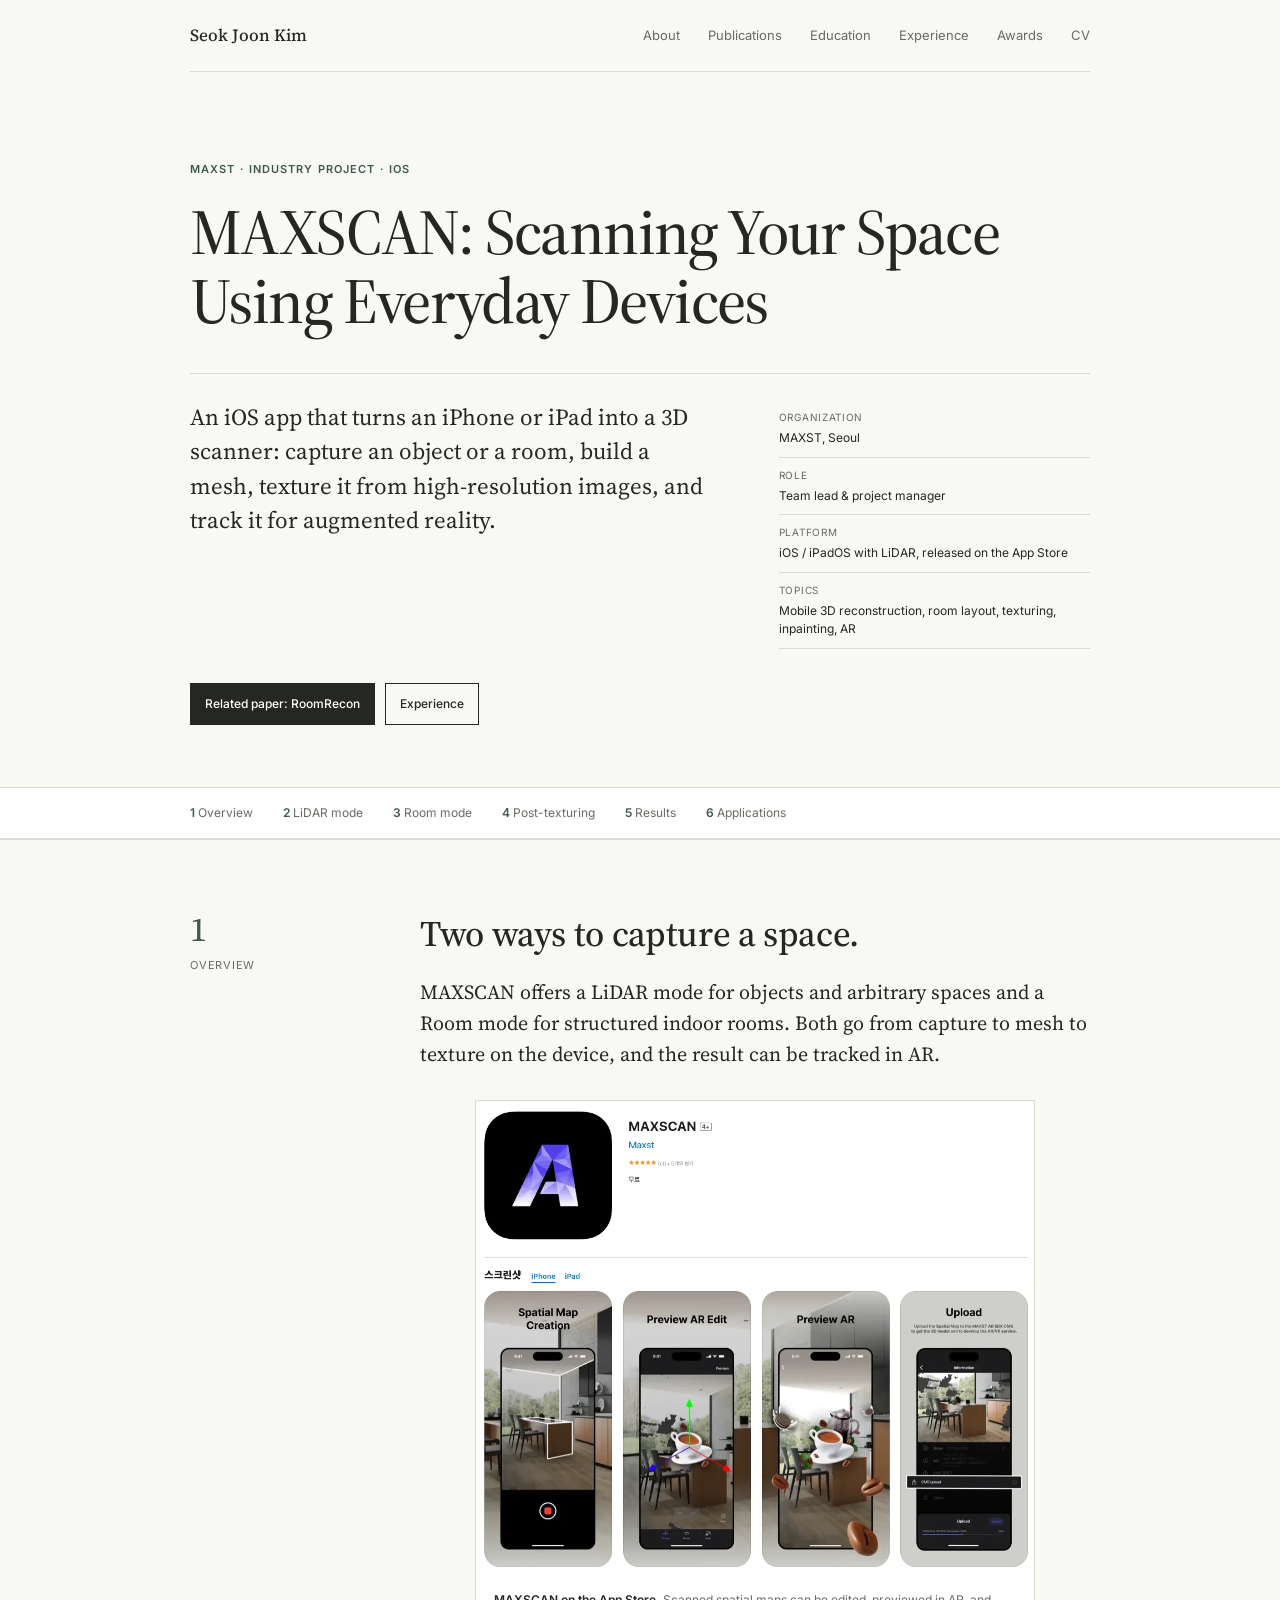
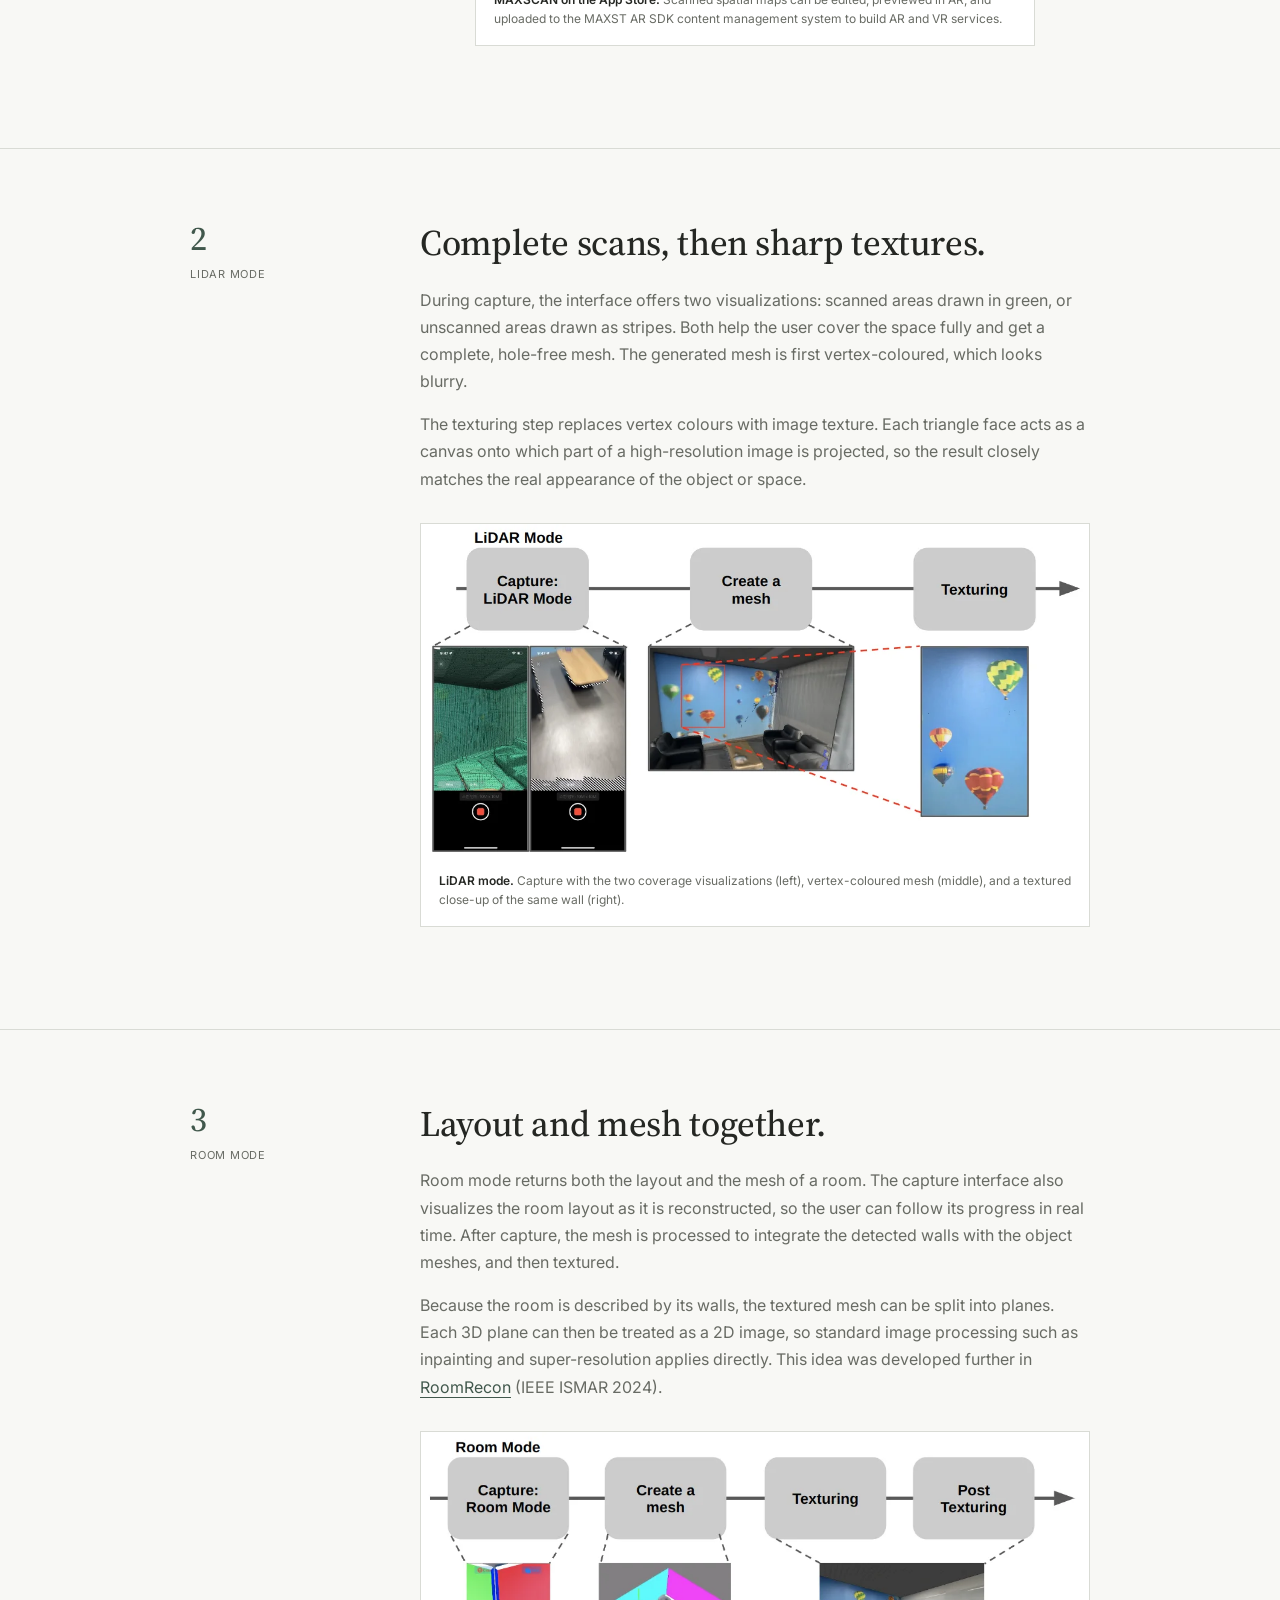
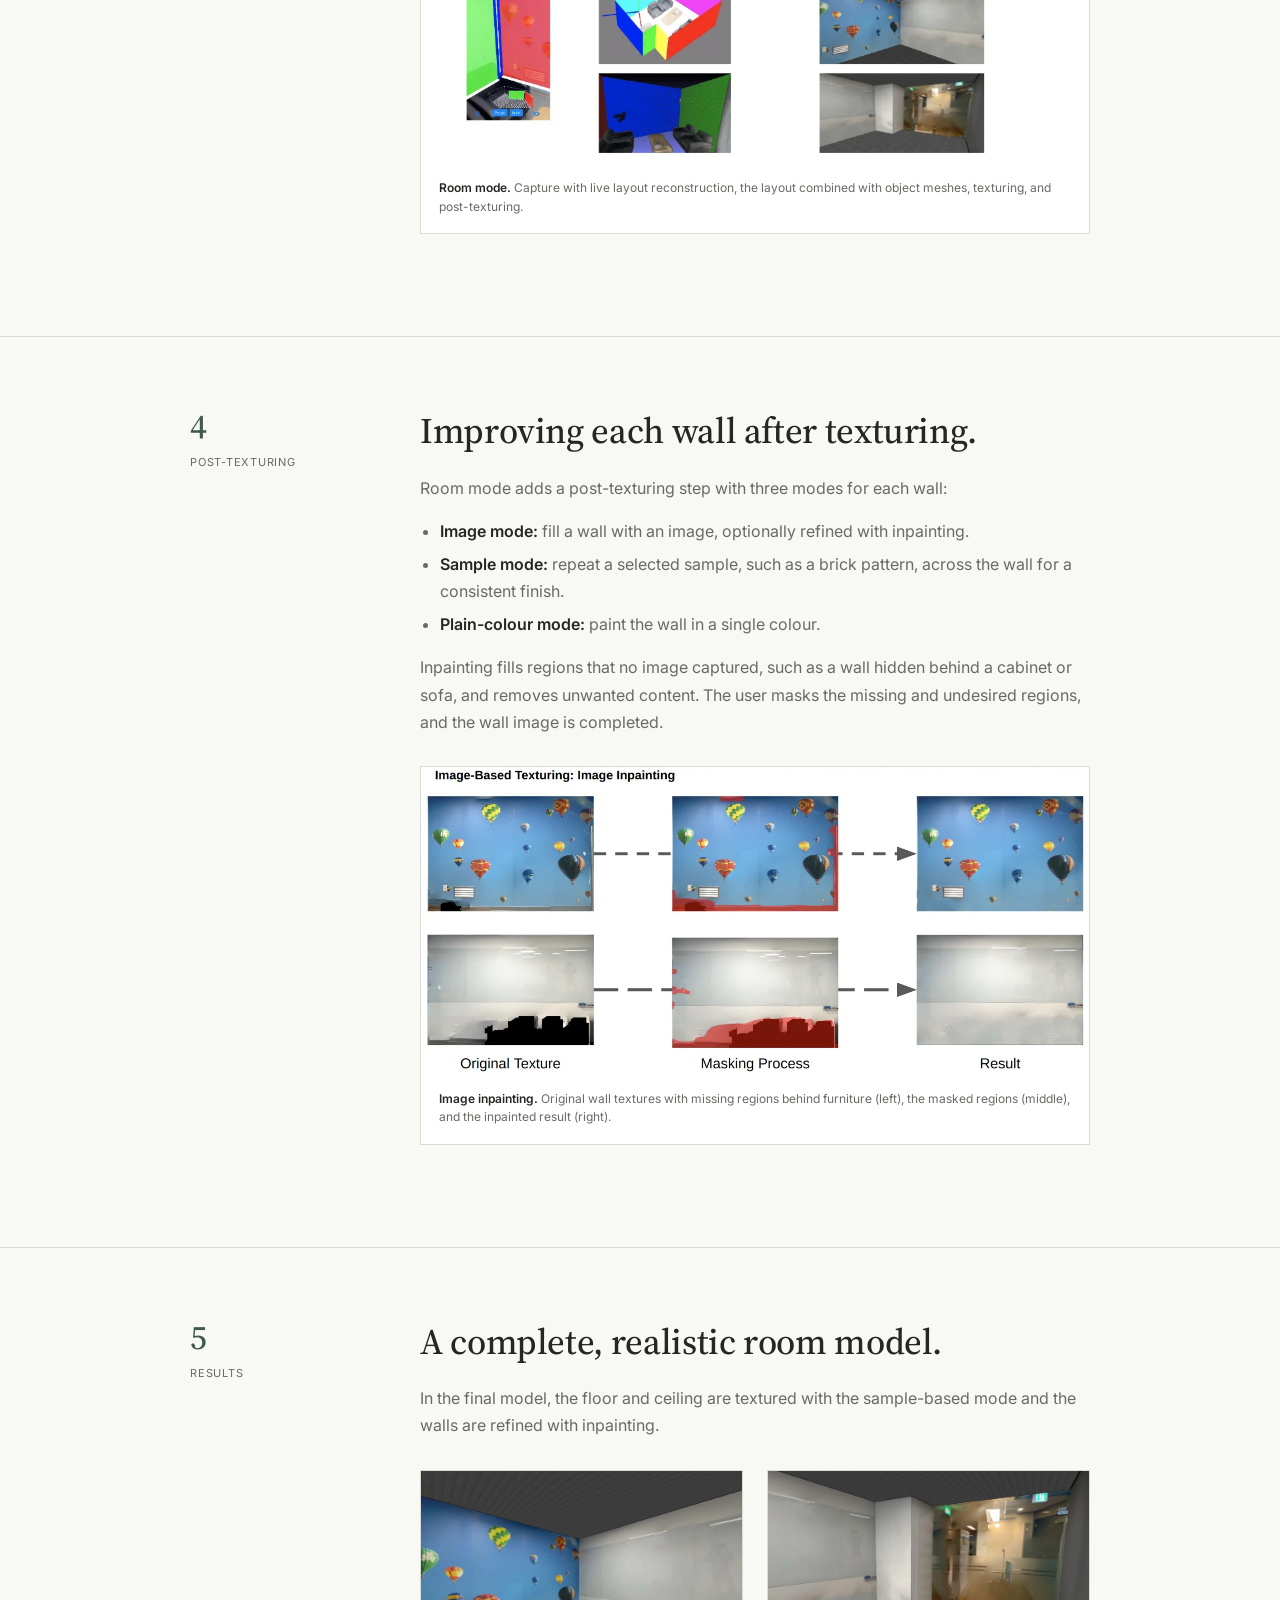
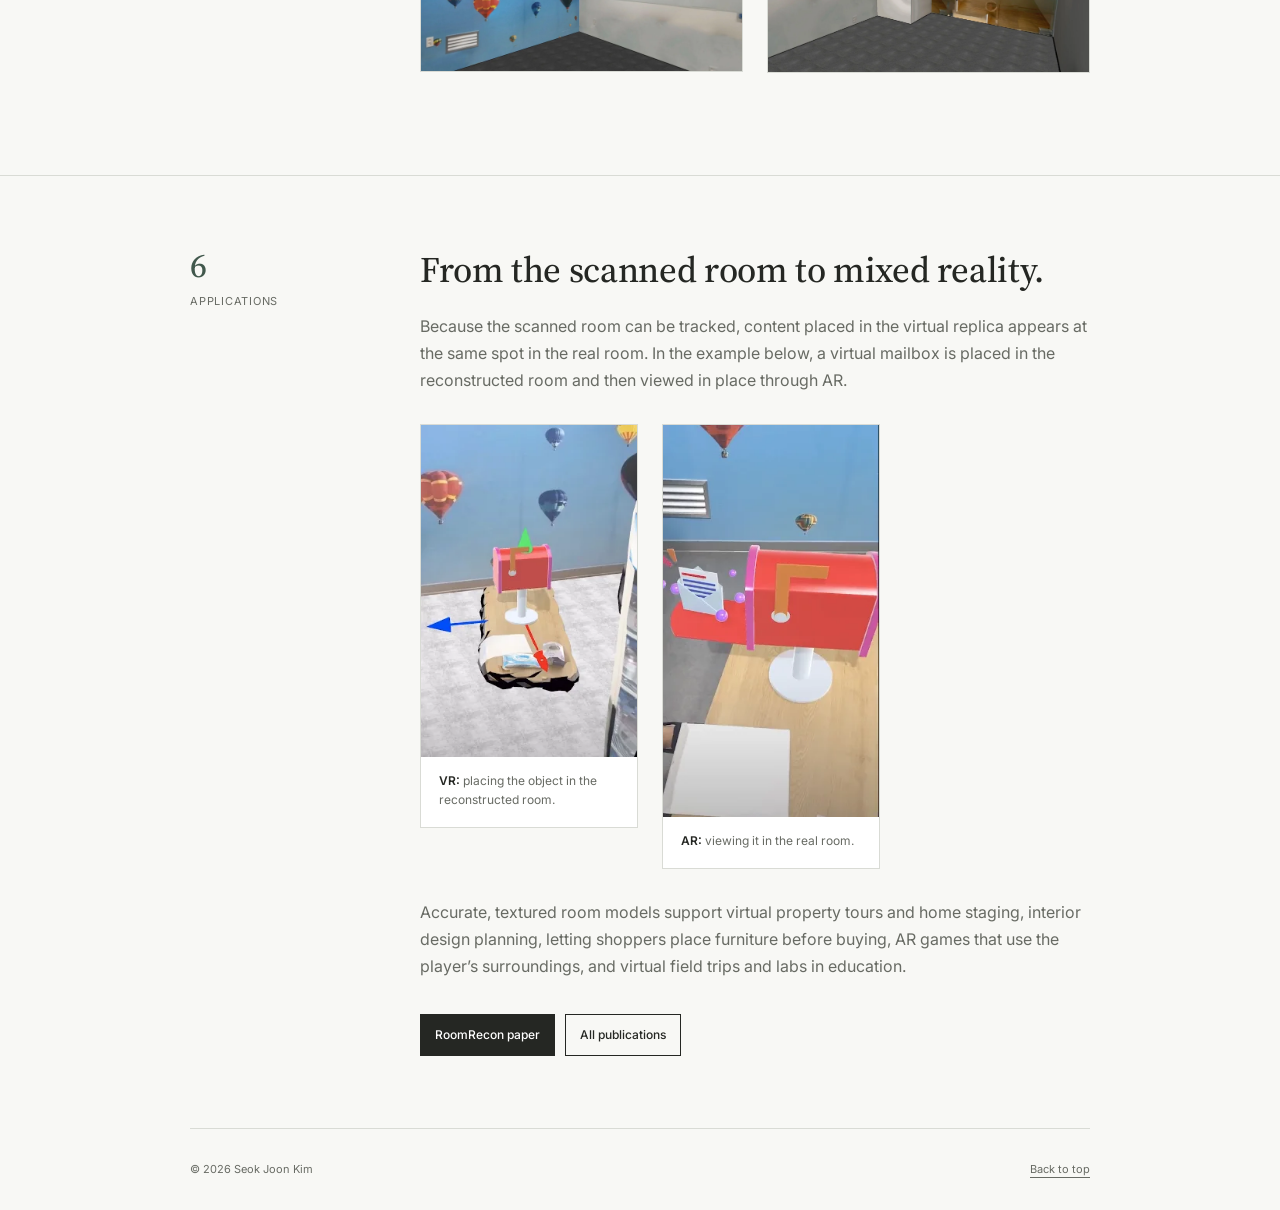
<file: projects/maxscan/index.html>
<!doctype html>
<html lang="en">
<head>
  <meta charset="utf-8"><meta name="viewport" content="width=device-width, initial-scale=1">
  <meta name="description" content="MAXSCAN: an iOS app from MAXST for scanning, meshing, and texturing objects and rooms on everyday devices for AR and VR.">
  <title>MAXSCAN — Seok Joon Kim</title>
  <link rel="preconnect" href="https://fonts.googleapis.com"><link rel="preconnect" href="https://fonts.gstatic.com" crossorigin>
  <link href="https://fonts.googleapis.com/css2?family=Inter:wght@400;500;600&amp;family=Source+Serif+4:opsz,wght@8..60,400;8..60,500;8..60,600&amp;display=swap" rel="stylesheet"><link rel="stylesheet" href="../../styles.css">
</head>
<body class="project-page">
  <header class="site-header"><a class="wordmark" href="../../index.html">Seok Joon Kim</a><button class="menu-button" aria-expanded="false" aria-controls="site-nav">Menu</button><nav id="site-nav" class="site-nav" aria-label="Primary navigation"><a href="../../index.html#about">About</a><a href="../../index.html#publications">Publications</a><a href="../../index.html#education">Education</a><a href="../../index.html#experience">Experience</a><a href="../../index.html#awards">Awards</a><a href="../../2026_Summer_Internship.pdf" target="_blank" rel="noreferrer">CV</a></nav></header>
  <main id="top">
    <section class="project-hero wrap">
      <p class="eyebrow">MAXST · Industry project · iOS</p>
      <h1>MAXSCAN: Scanning Your Space Using Everyday Devices</h1>
      <div class="project-summary">
        <p class="lead">An iOS app that turns an iPhone or iPad into a 3D scanner: capture an object or a room, build a mesh, texture it from high-resolution images, and track it for augmented reality.</p>
        <dl class="project-facts"><div><dt>Organization</dt><dd>MAXST, Seoul</dd></div><div><dt>Role</dt><dd>Team lead &amp; project manager</dd></div><div><dt>Platform</dt><dd>iOS / iPadOS with LiDAR, released on the App Store</dd></div><div><dt>Topics</dt><dd>Mobile 3D reconstruction, room layout, texturing, inpainting, AR</dd></div></dl>
      </div>
      <div class="project-links"><a class="button button-dark" href="../roomrecon/">Related paper: RoomRecon</a><a class="button" href="../../index.html#experience">Experience</a></div>
    </section>

    <nav class="paper-toc" aria-label="Sections"><ol class="wrap">
      <li><a href="#overview">Overview</a></li><li><a href="#lidar-mode">LiDAR mode</a></li><li><a href="#room-mode">Room mode</a></li><li><a href="#post-texturing">Post-texturing</a></li><li><a href="#results">Results</a></li><li><a href="#applications">Applications</a></li>
    </ol></nav>

    <section id="overview" class="paper-section"><div class="wrap paper-grid"><div class="paper-index"><span>1</span><p>Overview</p></div><div class="paper-content">
      <h2>Two ways to capture a space.</h2>
      <p class="lead">MAXSCAN offers a LiDAR mode for objects and arbitrary spaces and a Room mode for structured indoor rooms. Both go from capture to mesh to texture on the device, and the result can be tracked in AR.</p>
      <figure class="project-figure narrow"><img src="images/app-store.webp" alt="MAXSCAN by MAXST on the App Store, with screenshots of spatial map creation, AR editing, AR preview, and upload" loading="lazy"><figcaption><strong>MAXSCAN on the App Store.</strong> Scanned spatial maps can be edited, previewed in AR, and uploaded to the MAXST AR SDK content management system to build AR and VR services.</figcaption></figure>
    </div></div></section>

    <section id="lidar-mode" class="paper-section"><div class="wrap paper-grid"><div class="paper-index"><span>2</span><p>LiDAR mode</p></div><div class="paper-content">
      <h2>Complete scans, then sharp textures.</h2>
      <p>During capture, the interface offers two visualizations: scanned areas drawn in green, or unscanned areas drawn as stripes. Both help the user cover the space fully and get a complete, hole-free mesh. The generated mesh is first vertex-coloured, which looks blurry.</p>
      <p>The texturing step replaces vertex colours with image texture. Each triangle face acts as a canvas onto which part of a high-resolution image is projected, so the result closely matches the real appearance of the object or space.</p>
      <figure class="project-figure"><img src="images/lidar-mode.webp" alt="LiDAR mode steps: capture with scanned-area and unscanned-area visualizations, mesh creation, and texturing" loading="lazy"><figcaption><strong>LiDAR mode.</strong> Capture with the two coverage visualizations (left), vertex-coloured mesh (middle), and a textured close-up of the same wall (right).</figcaption></figure>
    </div></div></section>

    <section id="room-mode" class="paper-section"><div class="wrap paper-grid"><div class="paper-index"><span>3</span><p>Room mode</p></div><div class="paper-content">
      <h2>Layout and mesh together.</h2>
      <p>Room mode returns both the layout and the mesh of a room. The capture interface also visualizes the room layout as it is reconstructed, so the user can follow its progress in real time. After capture, the mesh is processed to integrate the detected walls with the object meshes, and then textured.</p>
      <p>Because the room is described by its walls, the textured mesh can be split into planes. Each 3D plane can then be treated as a 2D image, so standard image processing such as inpainting and super-resolution applies directly. This idea was developed further in <a class="affiliation-link" href="../roomrecon/">RoomRecon</a> (IEEE ISMAR 2024).</p>
      <figure class="project-figure"><img src="images/room-mode.webp" alt="Room mode steps: capture with live layout, layout and object mesh, texturing, and post-texturing" loading="lazy"><figcaption><strong>Room mode.</strong> Capture with live layout reconstruction, the layout combined with object meshes, texturing, and post-texturing.</figcaption></figure>
    </div></div></section>

    <section id="post-texturing" class="paper-section"><div class="wrap paper-grid"><div class="paper-index"><span>4</span><p>Post-texturing</p></div><div class="paper-content">
      <h2>Improving each wall after texturing.</h2>
      <p>Room mode adds a post-texturing step with three modes for each wall:</p>
      <ul>
        <li><strong>Image mode:</strong> fill a wall with an image, optionally refined with inpainting.</li>
        <li><strong>Sample mode:</strong> repeat a selected sample, such as a brick pattern, across the wall for a consistent finish.</li>
        <li><strong>Plain-colour mode:</strong> paint the wall in a single colour.</li>
      </ul>
      <p>Inpainting fills regions that no image captured, such as a wall hidden behind a cabinet or sofa, and removes unwanted content. The user masks the missing and undesired regions, and the wall image is completed.</p>
      <figure class="project-figure"><img src="images/inpainting.webp" alt="Two walls shown as original texture with missing regions, the masking step, and the inpainted result" loading="lazy"><figcaption><strong>Image inpainting.</strong> Original wall textures with missing regions behind furniture (left), the masked regions (middle), and the inpainted result (right).</figcaption></figure>
    </div></div></section>

    <section id="results" class="paper-section"><div class="wrap paper-grid"><div class="paper-index"><span>5</span><p>Results</p></div><div class="paper-content">
      <h2>A complete, realistic room model.</h2>
      <p>In the final model, the floor and ceiling are textured with the sample-based mode and the walls are refined with inpainting.</p>
      <div class="figure-grid">
        <figure class="project-figure"><img src="images/final-room-1.webp" alt="Final textured room model with a balloon-mural wall and a whiteboard wall" loading="lazy"></figure>
        <figure class="project-figure"><img src="images/final-room-2.webp" alt="Final textured room model showing a whiteboard wall, a pillar, and a glass door" loading="lazy"></figure>
      </div>
    </div></div></section>

    <section id="applications" class="paper-section"><div class="wrap paper-grid"><div class="paper-index"><span>6</span><p>Applications</p></div><div class="paper-content">
      <h2>From the scanned room to mixed reality.</h2>
      <p>Because the scanned room can be tracked, content placed in the virtual replica appears at the same spot in the real room. In the example below, a virtual mailbox is placed in the reconstructed room and then viewed in place through AR.</p>
      <div class="figure-grid figure-grid-compact">
        <figure class="project-figure small"><img src="images/vr-placement.webp" alt="Placing a virtual mailbox in the reconstructed room" loading="lazy"><figcaption><strong>VR:</strong> placing the object in the reconstructed room.</figcaption></figure>
        <figure class="project-figure small"><img src="images/ar-view.webp" alt="Viewing the virtual mailbox in the real room through AR" loading="lazy"><figcaption><strong>AR:</strong> viewing it in the real room.</figcaption></figure>
      </div>
      <p>Accurate, textured room models support virtual property tours and home staging, interior design planning, letting shoppers place furniture before buying, AR games that use the player’s surroundings, and virtual field trips and labs in education.</p>
      <div class="project-links"><a class="button button-dark" href="../roomrecon/">RoomRecon paper</a><a class="button" href="../../index.html#publications">All publications</a></div>
    </div></div></section>
  </main>
  <footer class="site-footer wrap"><span>© <span id="year"></span> Seok Joon Kim</span><a href="#top">Back to top</a></footer><script src="../../script.js"></script>
</body>
</html>
</file>
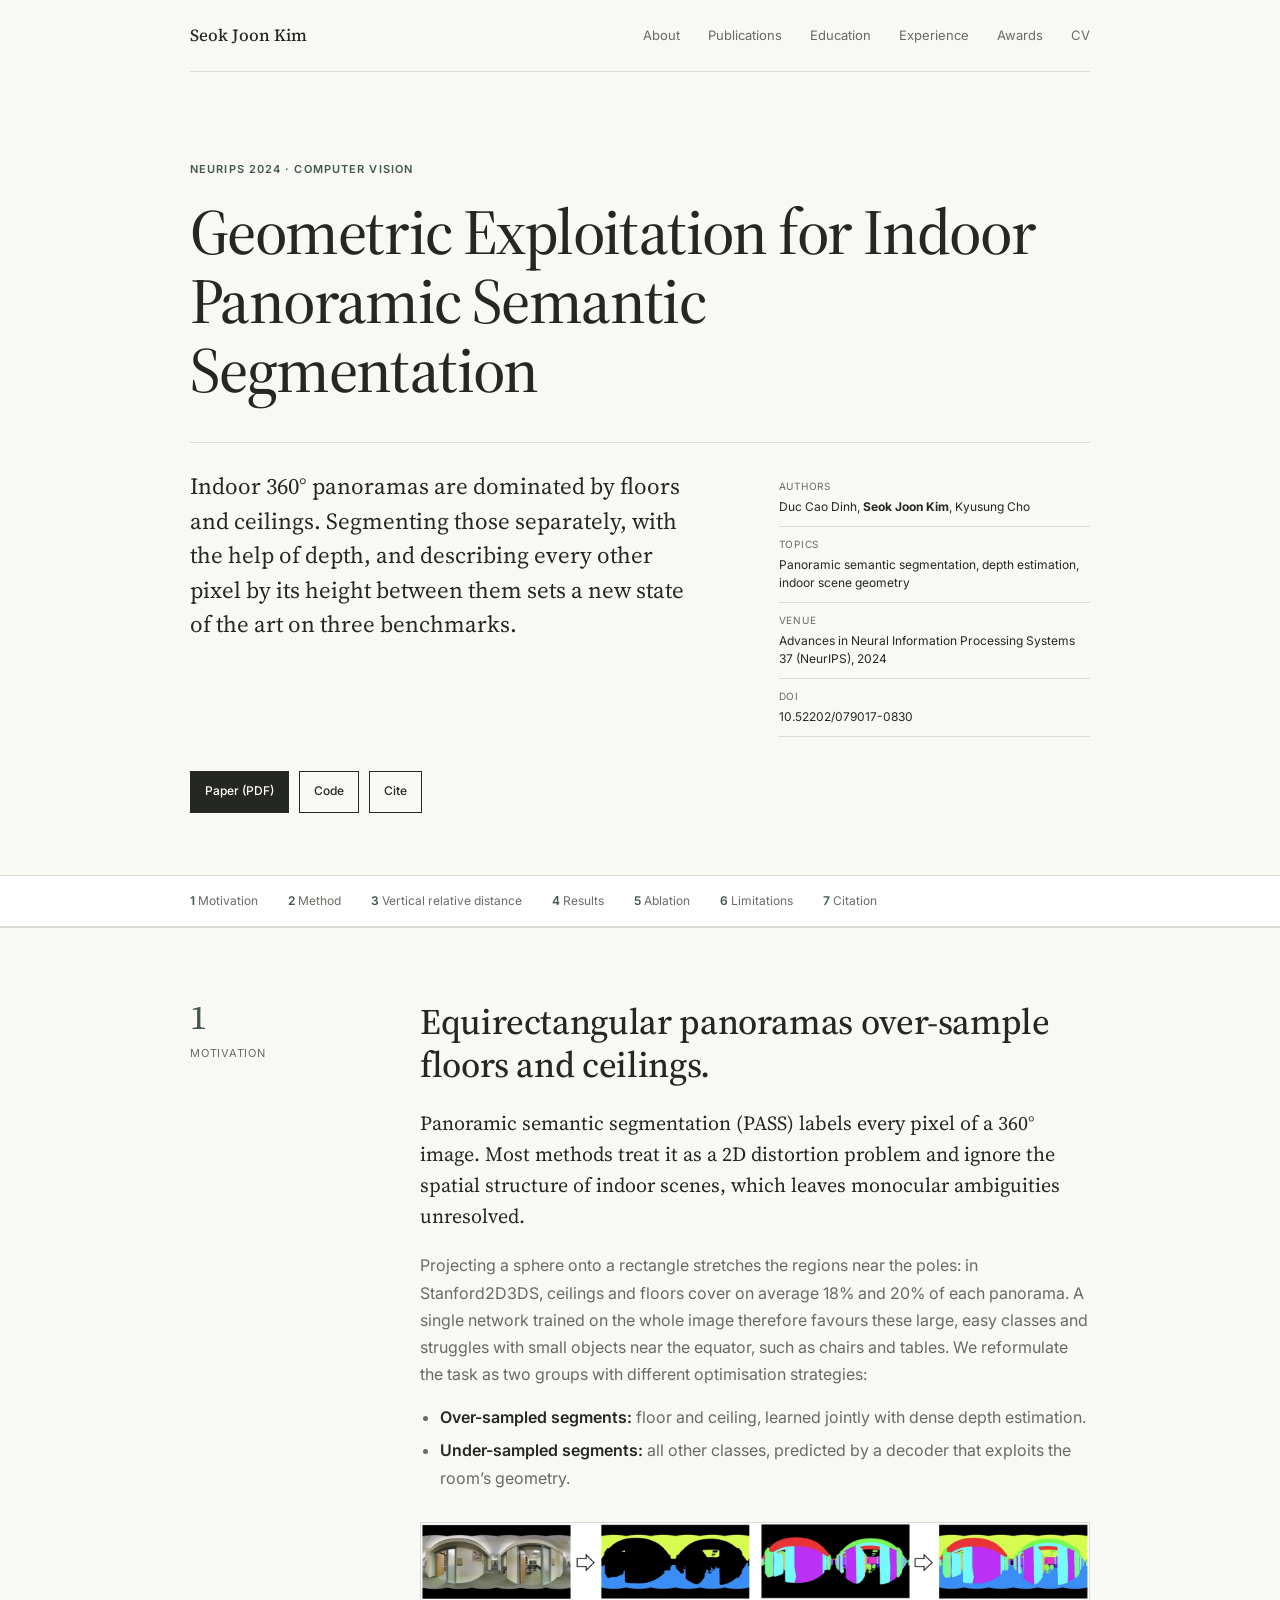
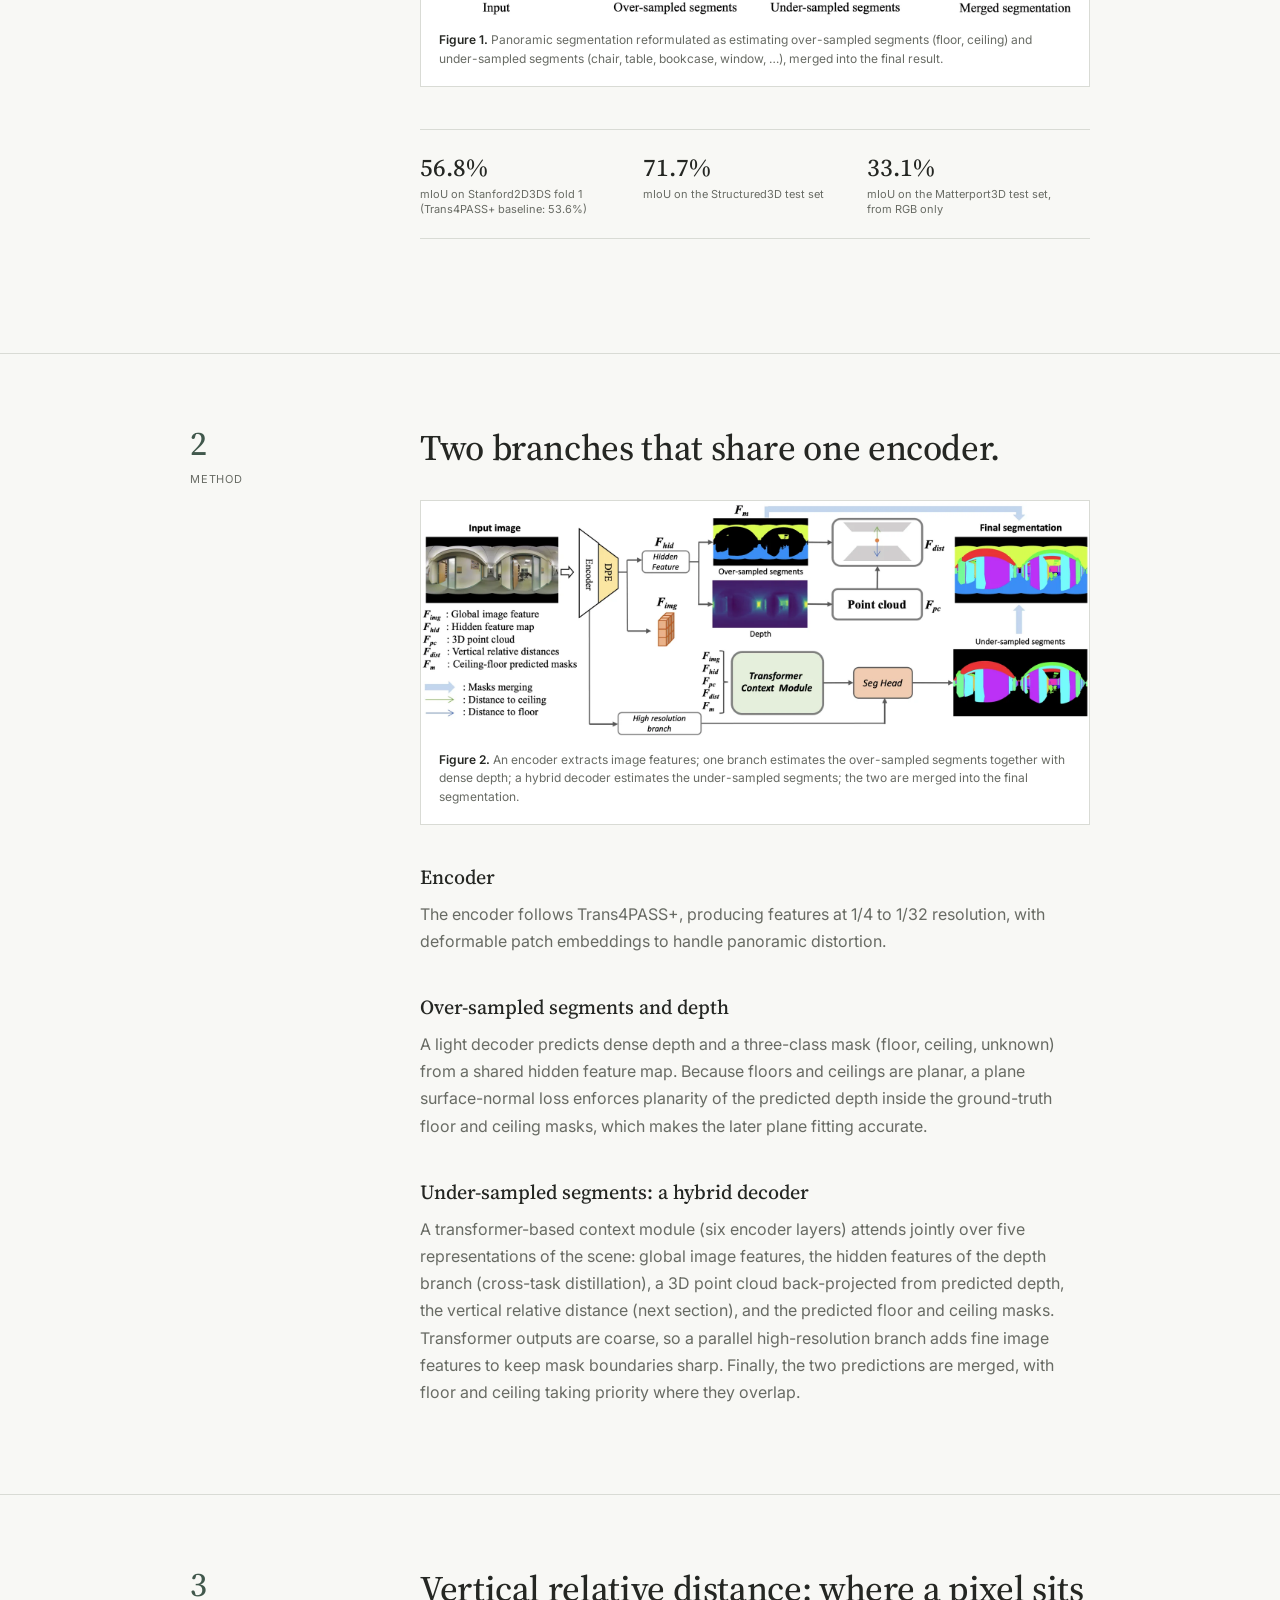
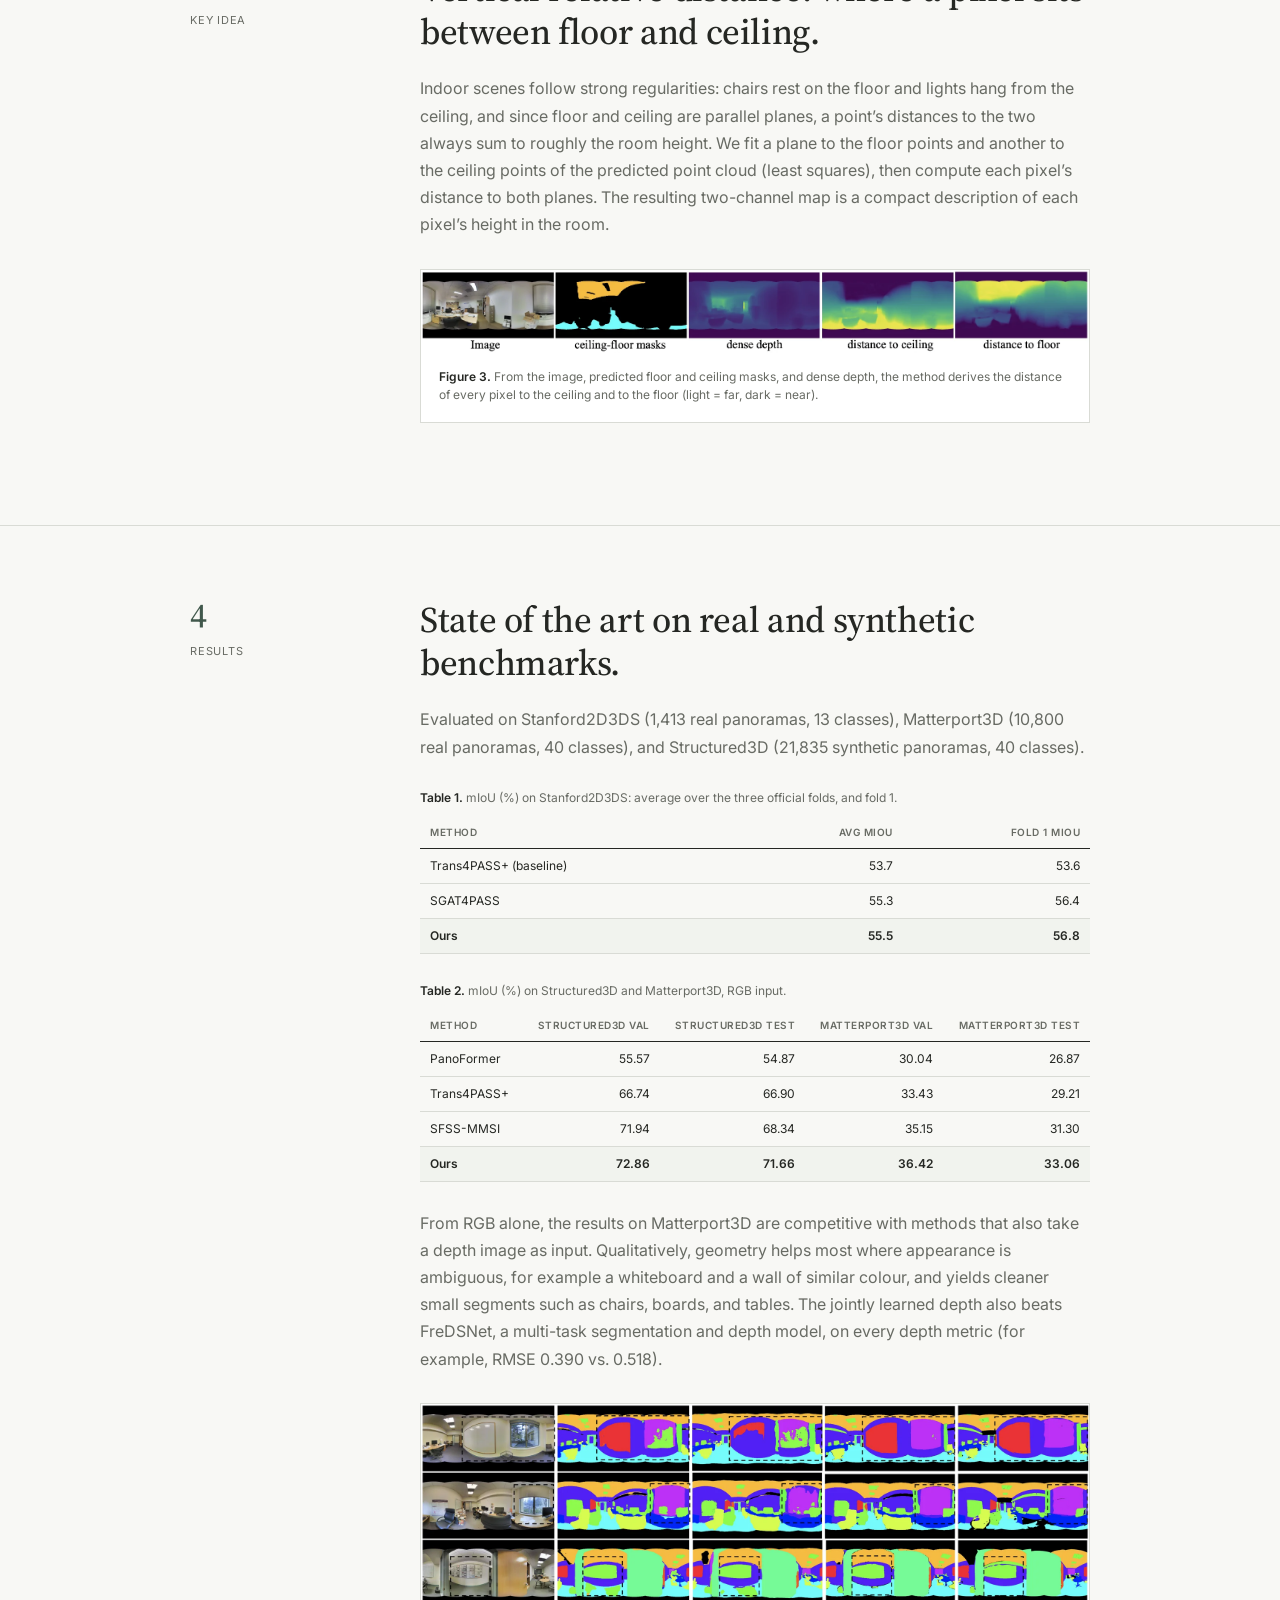
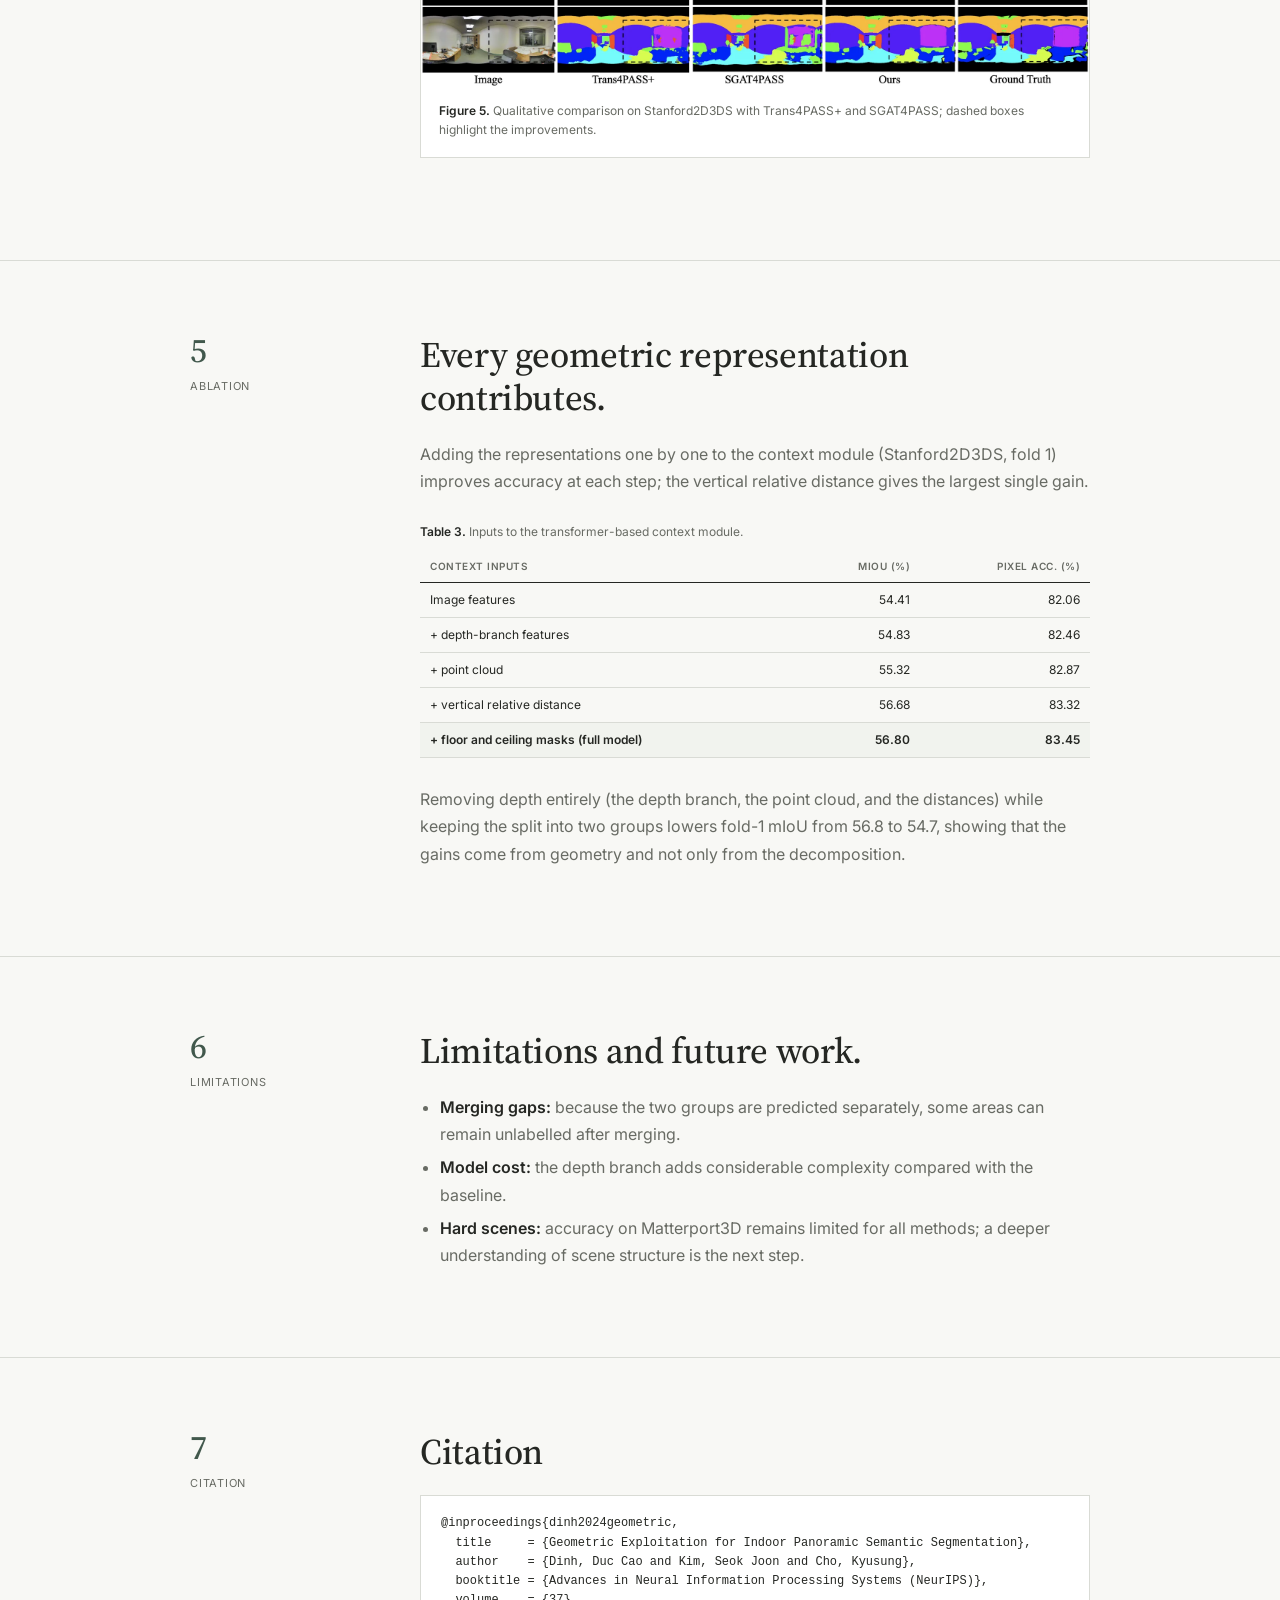
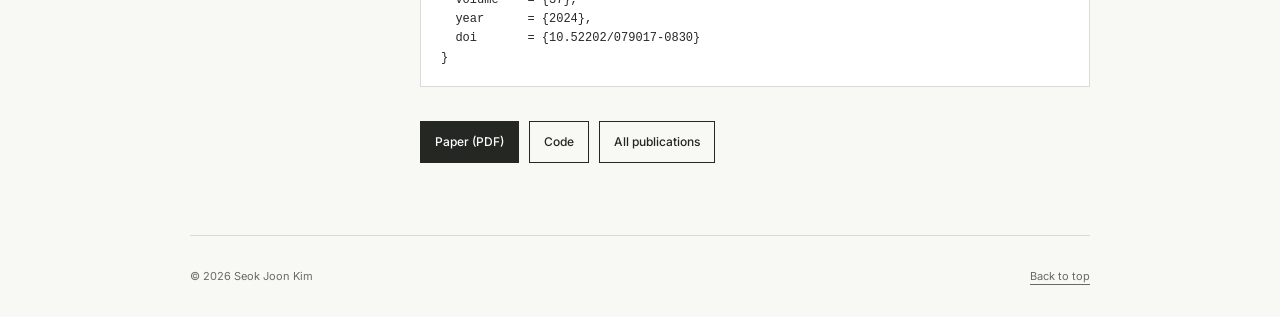
<file: projects/panoramic-segmentation/index.html>
<!doctype html>
<html lang="en">
<head>
  <meta charset="utf-8"><meta name="viewport" content="width=device-width, initial-scale=1">
  <meta name="description" content="Geometric Exploitation for Indoor Panoramic Semantic Segmentation. NeurIPS 2024.">
  <title>Geometric Exploitation for Indoor Panoramic Semantic Segmentation — Seok Joon Kim</title>
  <link rel="preconnect" href="https://fonts.googleapis.com"><link rel="preconnect" href="https://fonts.gstatic.com" crossorigin>
  <link href="https://fonts.googleapis.com/css2?family=Inter:wght@400;500;600&amp;family=Source+Serif+4:opsz,wght@8..60,400;8..60,500;8..60,600&amp;display=swap" rel="stylesheet"><link rel="stylesheet" href="../../styles.css">
</head>
<body class="project-page">
  <header class="site-header"><a class="wordmark" href="../../index.html">Seok Joon Kim</a><button class="menu-button" aria-expanded="false" aria-controls="site-nav">Menu</button><nav id="site-nav" class="site-nav" aria-label="Primary navigation"><a href="../../index.html#about">About</a><a href="../../index.html#publications">Publications</a><a href="../../index.html#education">Education</a><a href="../../index.html#experience">Experience</a><a href="../../index.html#awards">Awards</a><a href="../../2026_Summer_Internship.pdf" target="_blank" rel="noreferrer">CV</a></nav></header>
  <main id="top">
    <section class="project-hero wrap">
      <p class="eyebrow">NeurIPS 2024 · Computer vision</p>
      <h1>Geometric Exploitation for Indoor Panoramic Semantic Segmentation</h1>
      <div class="project-summary">
        <p class="lead">Indoor 360° panoramas are dominated by floors and ceilings. Segmenting those separately, with the help of depth, and describing every other pixel by its height between them sets a new state of the art on three benchmarks.</p>
        <dl class="project-facts"><div><dt>Authors</dt><dd>Duc Cao Dinh, <strong>Seok Joon Kim</strong>, Kyusung Cho</dd></div><div><dt>Topics</dt><dd>Panoramic semantic segmentation, depth estimation, indoor scene geometry</dd></div><div><dt>Venue</dt><dd>Advances in Neural Information Processing Systems 37 (NeurIPS), 2024</dd></div><div><dt>DOI</dt><dd>10.52202/079017-0830</dd></div></dl>
      </div>
      <div class="project-links"><a class="button button-dark" href="paper.pdf" target="_blank" rel="noreferrer">Paper (PDF)</a><a class="button" href="https://github.com/caodinhduc/vertical_relative_distance" target="_blank" rel="noreferrer">Code</a><a class="button" href="#citation">Cite</a></div>
    </section>

    <nav class="paper-toc" aria-label="Sections"><ol class="wrap">
      <li><a href="#motivation">Motivation</a></li><li><a href="#method">Method</a></li><li><a href="#geometry">Vertical relative distance</a></li><li><a href="#results">Results</a></li><li><a href="#ablation">Ablation</a></li><li><a href="#limitations">Limitations</a></li><li><a href="#citation">Citation</a></li>
    </ol></nav>

    <section id="motivation" class="paper-section"><div class="wrap paper-grid"><div class="paper-index"><span>1</span><p>Motivation</p></div><div class="paper-content">
      <h2>Equirectangular panoramas over-sample floors and ceilings.</h2>
      <p class="lead">Panoramic semantic segmentation (PASS) labels every pixel of a 360° image. Most methods treat it as a 2D distortion problem and ignore the spatial structure of indoor scenes, which leaves monocular ambiguities unresolved.</p>
      <p>Projecting a sphere onto a rectangle stretches the regions near the poles: in Stanford2D3DS, ceilings and floors cover on average 18% and 20% of each panorama. A single network trained on the whole image therefore favours these large, easy classes and struggles with small objects near the equator, such as chairs and tables. We reformulate the task as two groups with different optimisation strategies:</p>
      <ul>
        <li><strong>Over-sampled segments:</strong> floor and ceiling, learned jointly with dense depth estimation.</li>
        <li><strong>Under-sampled segments:</strong> all other classes, predicted by a decoder that exploits the room’s geometry.</li>
      </ul>
      <figure class="project-figure"><img src="images/decomposition.webp" alt="Panorama decomposed into over-sampled floor and ceiling segments and under-sampled object segments" loading="lazy"><figcaption><strong>Figure 1.</strong> Panoramic segmentation reformulated as estimating over-sampled segments (floor, ceiling) and under-sampled segments (chair, table, bookcase, window, …), merged into the final result.</figcaption></figure>
      <div class="key-results"><div class="key-result"><strong>56.8%</strong><span>mIoU on Stanford2D3DS fold 1 (Trans4PASS+ baseline: 53.6%)</span></div><div class="key-result"><strong>71.7%</strong><span>mIoU on the Structured3D test set</span></div><div class="key-result"><strong>33.1%</strong><span>mIoU on the Matterport3D test set, from RGB only</span></div></div>
    </div></div></section>

    <section id="method" class="paper-section"><div class="wrap paper-grid"><div class="paper-index"><span>2</span><p>Method</p></div><div class="paper-content">
      <h2>Two branches that share one encoder.</h2>
      <figure class="project-figure"><img src="images/architecture.webp" alt="Network with an encoder, a floor-ceiling and depth branch, and a hybrid decoder for other classes" loading="lazy"><figcaption><strong>Figure 2.</strong> An encoder extracts image features; one branch estimates the over-sampled segments together with dense depth; a hybrid decoder estimates the under-sampled segments; the two are merged into the final segmentation.</figcaption></figure>
      <h3>Encoder</h3>
      <p>The encoder follows Trans4PASS+, producing features at 1/4 to 1/32 resolution, with deformable patch embeddings to handle panoramic distortion.</p>
      <h3>Over-sampled segments and depth</h3>
      <p>A light decoder predicts dense depth and a three-class mask (floor, ceiling, unknown) from a shared hidden feature map. Because floors and ceilings are planar, a plane surface-normal loss enforces planarity of the predicted depth inside the ground-truth floor and ceiling masks, which makes the later plane fitting accurate.</p>
      <h3>Under-sampled segments: a hybrid decoder</h3>
      <p>A transformer-based context module (six encoder layers) attends jointly over five representations of the scene: global image features, the hidden features of the depth branch (cross-task distillation), a 3D point cloud back-projected from predicted depth, the vertical relative distance (next section), and the predicted floor and ceiling masks. Transformer outputs are coarse, so a parallel high-resolution branch adds fine image features to keep mask boundaries sharp. Finally, the two predictions are merged, with floor and ceiling taking priority where they overlap.</p>
    </div></div></section>

    <section id="geometry" class="paper-section"><div class="wrap paper-grid"><div class="paper-index"><span>3</span><p>Key idea</p></div><div class="paper-content">
      <h2>Vertical relative distance: where a pixel sits between floor and ceiling.</h2>
      <p>Indoor scenes follow strong regularities: chairs rest on the floor and lights hang from the ceiling, and since floor and ceiling are parallel planes, a point’s distances to the two always sum to roughly the room height. We fit a plane to the floor points and another to the ceiling points of the predicted point cloud (least squares), then compute each pixel’s distance to both planes. The resulting two-channel map is a compact description of each pixel’s height in the room.</p>
      <figure class="project-figure"><img src="images/vertical-distance.webp" alt="Input panorama, predicted ceiling and floor masks, dense depth, and distance-to-ceiling and distance-to-floor maps" loading="lazy"><figcaption><strong>Figure 3.</strong> From the image, predicted floor and ceiling masks, and dense depth, the method derives the distance of every pixel to the ceiling and to the floor (light = far, dark = near).</figcaption></figure>
    </div></div></section>

    <section id="results" class="paper-section"><div class="wrap paper-grid"><div class="paper-index"><span>4</span><p>Results</p></div><div class="paper-content">
      <h2>State of the art on real and synthetic benchmarks.</h2>
      <p>Evaluated on Stanford2D3DS (1,413 real panoramas, 13 classes), Matterport3D (10,800 real panoramas, 40 classes), and Structured3D (21,835 synthetic panoramas, 40 classes).</p>
      <div class="table-wrap"><table class="result-table">
        <caption><strong>Table 1.</strong> mIoU (%) on Stanford2D3DS: average over the three official folds, and fold 1.</caption>
        <thead><tr><th>Method</th><th>Avg mIoU</th><th>Fold 1 mIoU</th></tr></thead>
        <tbody>
          <tr><td>Trans4PASS+ (baseline)</td><td>53.7</td><td>53.6</td></tr>
          <tr><td>SGAT4PASS</td><td>55.3</td><td>56.4</td></tr>
          <tr class="highlight"><td>Ours</td><td>55.5</td><td>56.8</td></tr>
        </tbody>
      </table></div>
      <div class="table-wrap"><table class="result-table">
        <caption><strong>Table 2.</strong> mIoU (%) on Structured3D and Matterport3D, RGB input.</caption>
        <thead><tr><th>Method</th><th>Structured3D val</th><th>Structured3D test</th><th>Matterport3D val</th><th>Matterport3D test</th></tr></thead>
        <tbody>
          <tr><td>PanoFormer</td><td>55.57</td><td>54.87</td><td>30.04</td><td>26.87</td></tr>
          <tr><td>Trans4PASS+</td><td>66.74</td><td>66.90</td><td>33.43</td><td>29.21</td></tr>
          <tr><td>SFSS-MMSI</td><td>71.94</td><td>68.34</td><td>35.15</td><td>31.30</td></tr>
          <tr class="highlight"><td>Ours</td><td>72.86</td><td>71.66</td><td>36.42</td><td>33.06</td></tr>
        </tbody>
      </table></div>
      <p>From RGB alone, the results on Matterport3D are competitive with methods that also take a depth image as input. Qualitatively, geometry helps most where appearance is ambiguous, for example a whiteboard and a wall of similar colour, and yields cleaner small segments such as chairs, boards, and tables. The jointly learned depth also beats FreDSNet, a multi-task segmentation and depth model, on every depth metric (for example, RMSE 0.390 vs. 0.518).</p>
      <figure class="project-figure"><img src="images/comparison.webp" alt="Qualitative comparison of Trans4PASS+, SGAT4PASS, ours, and ground truth on Stanford2D3DS" loading="lazy"><figcaption><strong>Figure 5.</strong> Qualitative comparison on Stanford2D3DS with Trans4PASS+ and SGAT4PASS; dashed boxes highlight the improvements.</figcaption></figure>
    </div></div></section>

    <section id="ablation" class="paper-section"><div class="wrap paper-grid"><div class="paper-index"><span>5</span><p>Ablation</p></div><div class="paper-content">
      <h2>Every geometric representation contributes.</h2>
      <p>Adding the representations one by one to the context module (Stanford2D3DS, fold 1) improves accuracy at each step; the vertical relative distance gives the largest single gain.</p>
      <div class="table-wrap"><table class="result-table">
        <caption><strong>Table 3.</strong> Inputs to the transformer-based context module.</caption>
        <thead><tr><th>Context inputs</th><th>mIoU (%)</th><th>Pixel acc. (%)</th></tr></thead>
        <tbody>
          <tr><td>Image features</td><td>54.41</td><td>82.06</td></tr>
          <tr><td>+ depth-branch features</td><td>54.83</td><td>82.46</td></tr>
          <tr><td>+ point cloud</td><td>55.32</td><td>82.87</td></tr>
          <tr><td>+ vertical relative distance</td><td>56.68</td><td>83.32</td></tr>
          <tr class="highlight"><td>+ floor and ceiling masks (full model)</td><td>56.80</td><td>83.45</td></tr>
        </tbody>
      </table></div>
      <p>Removing depth entirely (the depth branch, the point cloud, and the distances) while keeping the split into two groups lowers fold-1 mIoU from 56.8 to 54.7, showing that the gains come from geometry and not only from the decomposition.</p>
    </div></div></section>

    <section id="limitations" class="paper-section"><div class="wrap paper-grid"><div class="paper-index"><span>6</span><p>Limitations</p></div><div class="paper-content">
      <h2>Limitations and future work.</h2>
      <ul>
        <li><strong>Merging gaps:</strong> because the two groups are predicted separately, some areas can remain unlabelled after merging.</li>
        <li><strong>Model cost:</strong> the depth branch adds considerable complexity compared with the baseline.</li>
        <li><strong>Hard scenes:</strong> accuracy on Matterport3D remains limited for all methods; a deeper understanding of scene structure is the next step.</li>
      </ul>
    </div></div></section>

    <section id="citation" class="paper-section"><div class="wrap paper-grid"><div class="paper-index"><span>7</span><p>Citation</p></div><div class="paper-content">
      <h2>Citation</h2>
<pre class="citation">@inproceedings{dinh2024geometric,
  title     = {Geometric Exploitation for Indoor Panoramic Semantic Segmentation},
  author    = {Dinh, Duc Cao and Kim, Seok Joon and Cho, Kyusung},
  booktitle = {Advances in Neural Information Processing Systems (NeurIPS)},
  volume    = {37},
  year      = {2024},
  doi       = {10.52202/079017-0830}
}</pre>
      <div class="project-links"><a class="button button-dark" href="paper.pdf" target="_blank" rel="noreferrer">Paper (PDF)</a><a class="button" href="https://github.com/caodinhduc/vertical_relative_distance" target="_blank" rel="noreferrer">Code</a><a class="button" href="../../index.html#publications">All publications</a></div>
    </div></div></section>
  </main>
  <footer class="site-footer wrap"><span>© <span id="year"></span> Seok Joon Kim</span><a href="#top">Back to top</a></footer><script src="../../script.js"></script>
</body>
</html>
</file>
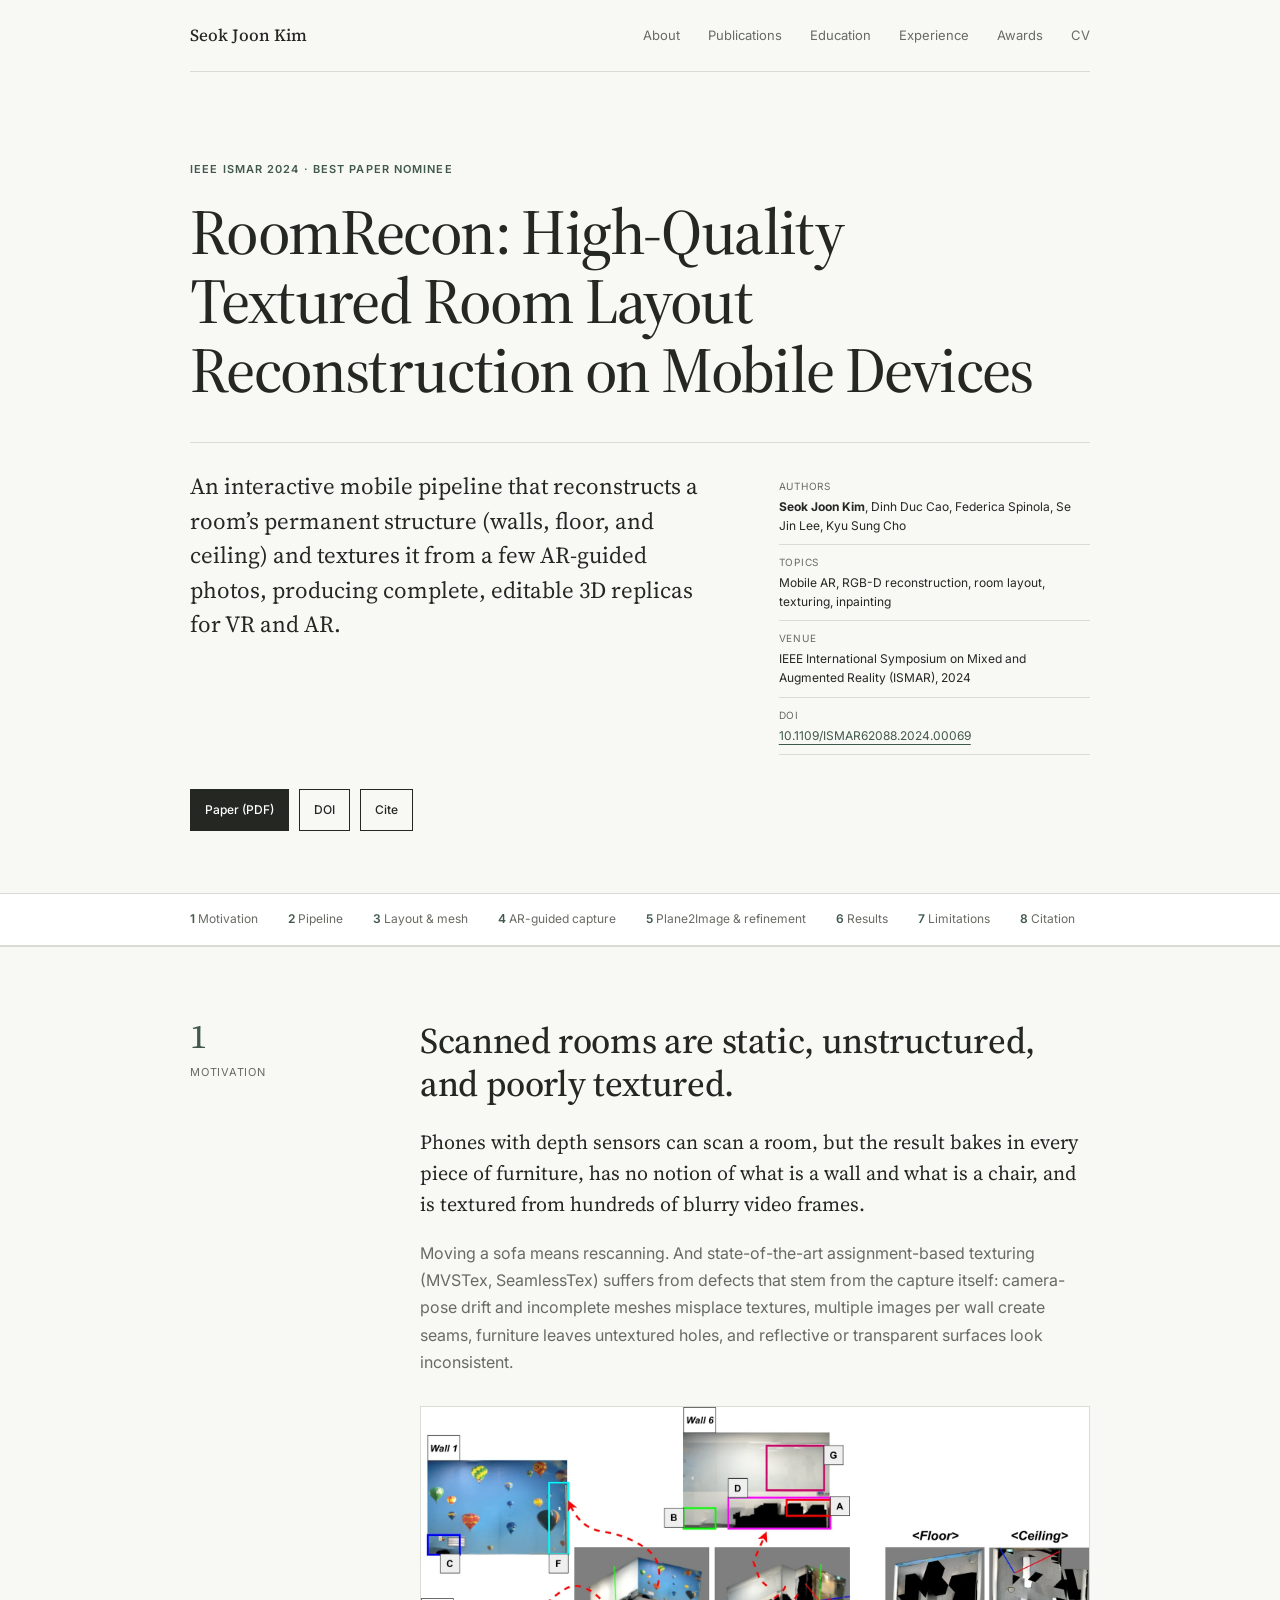
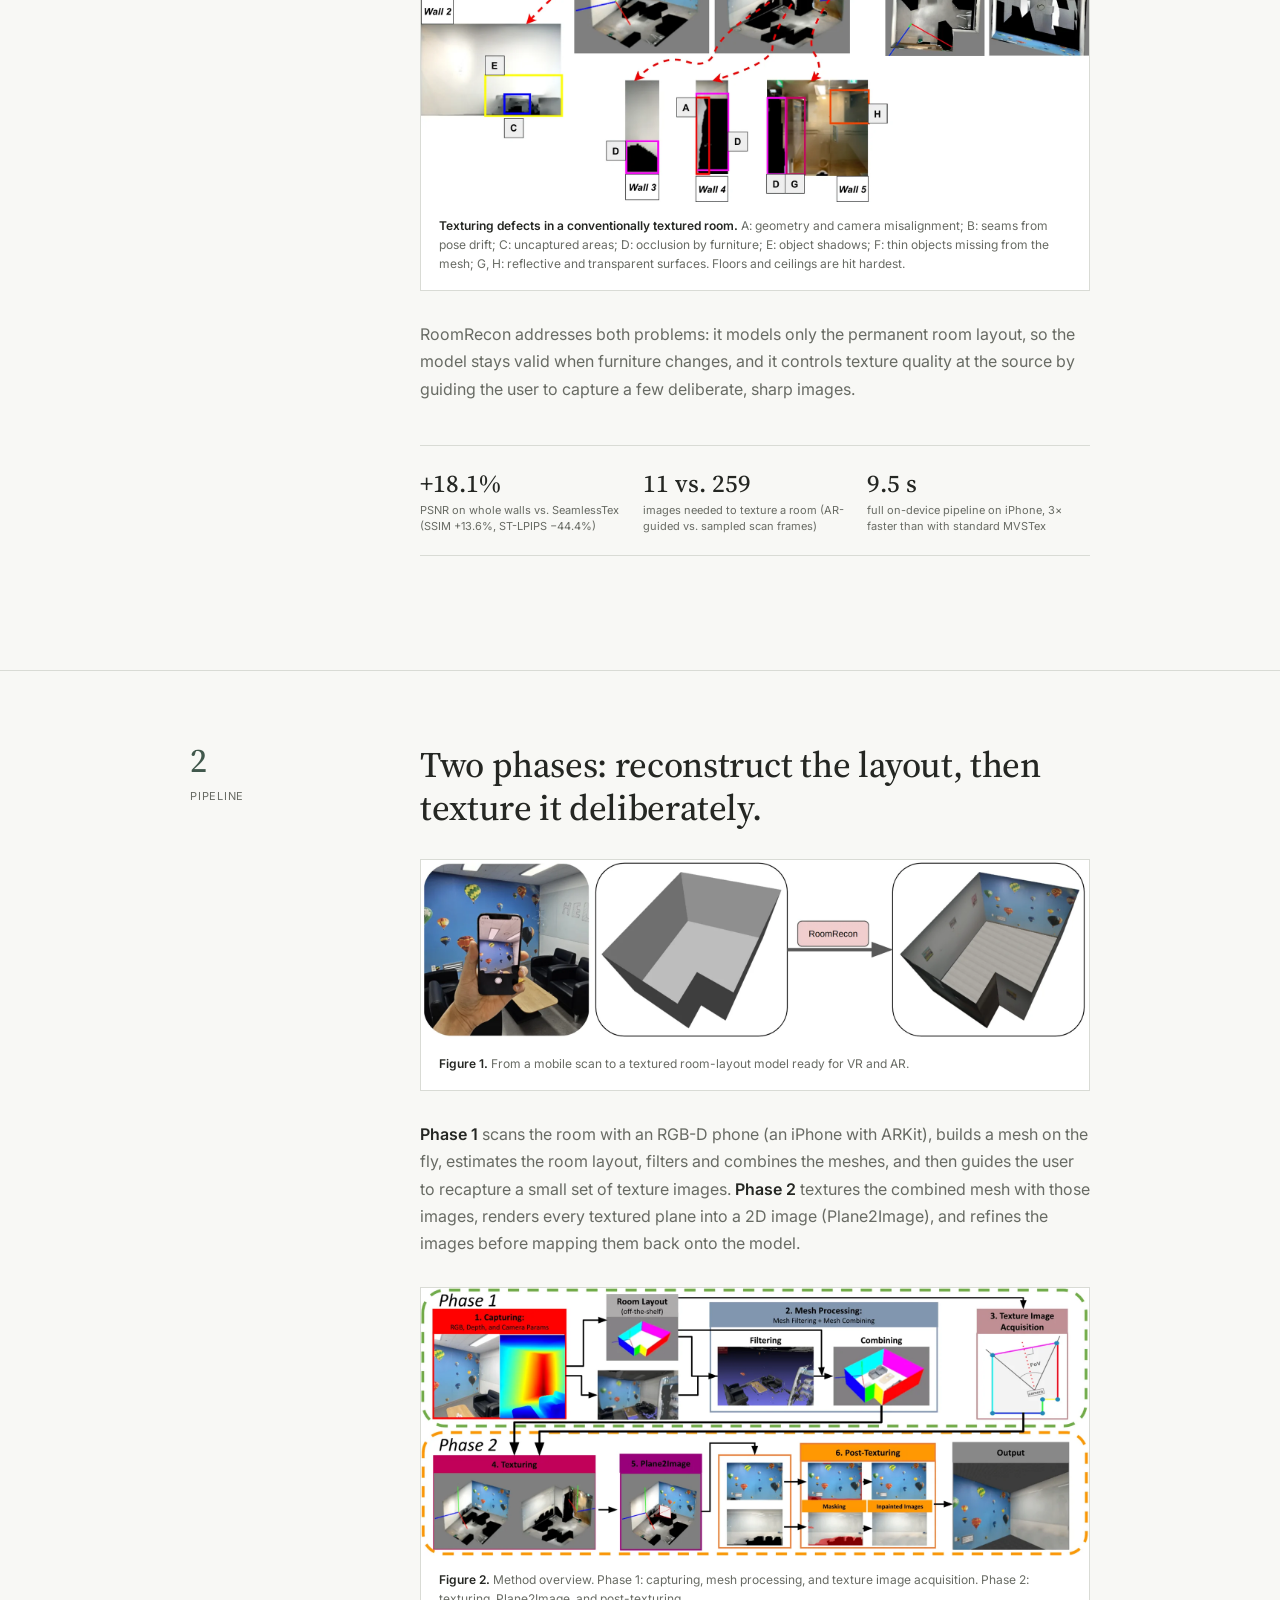
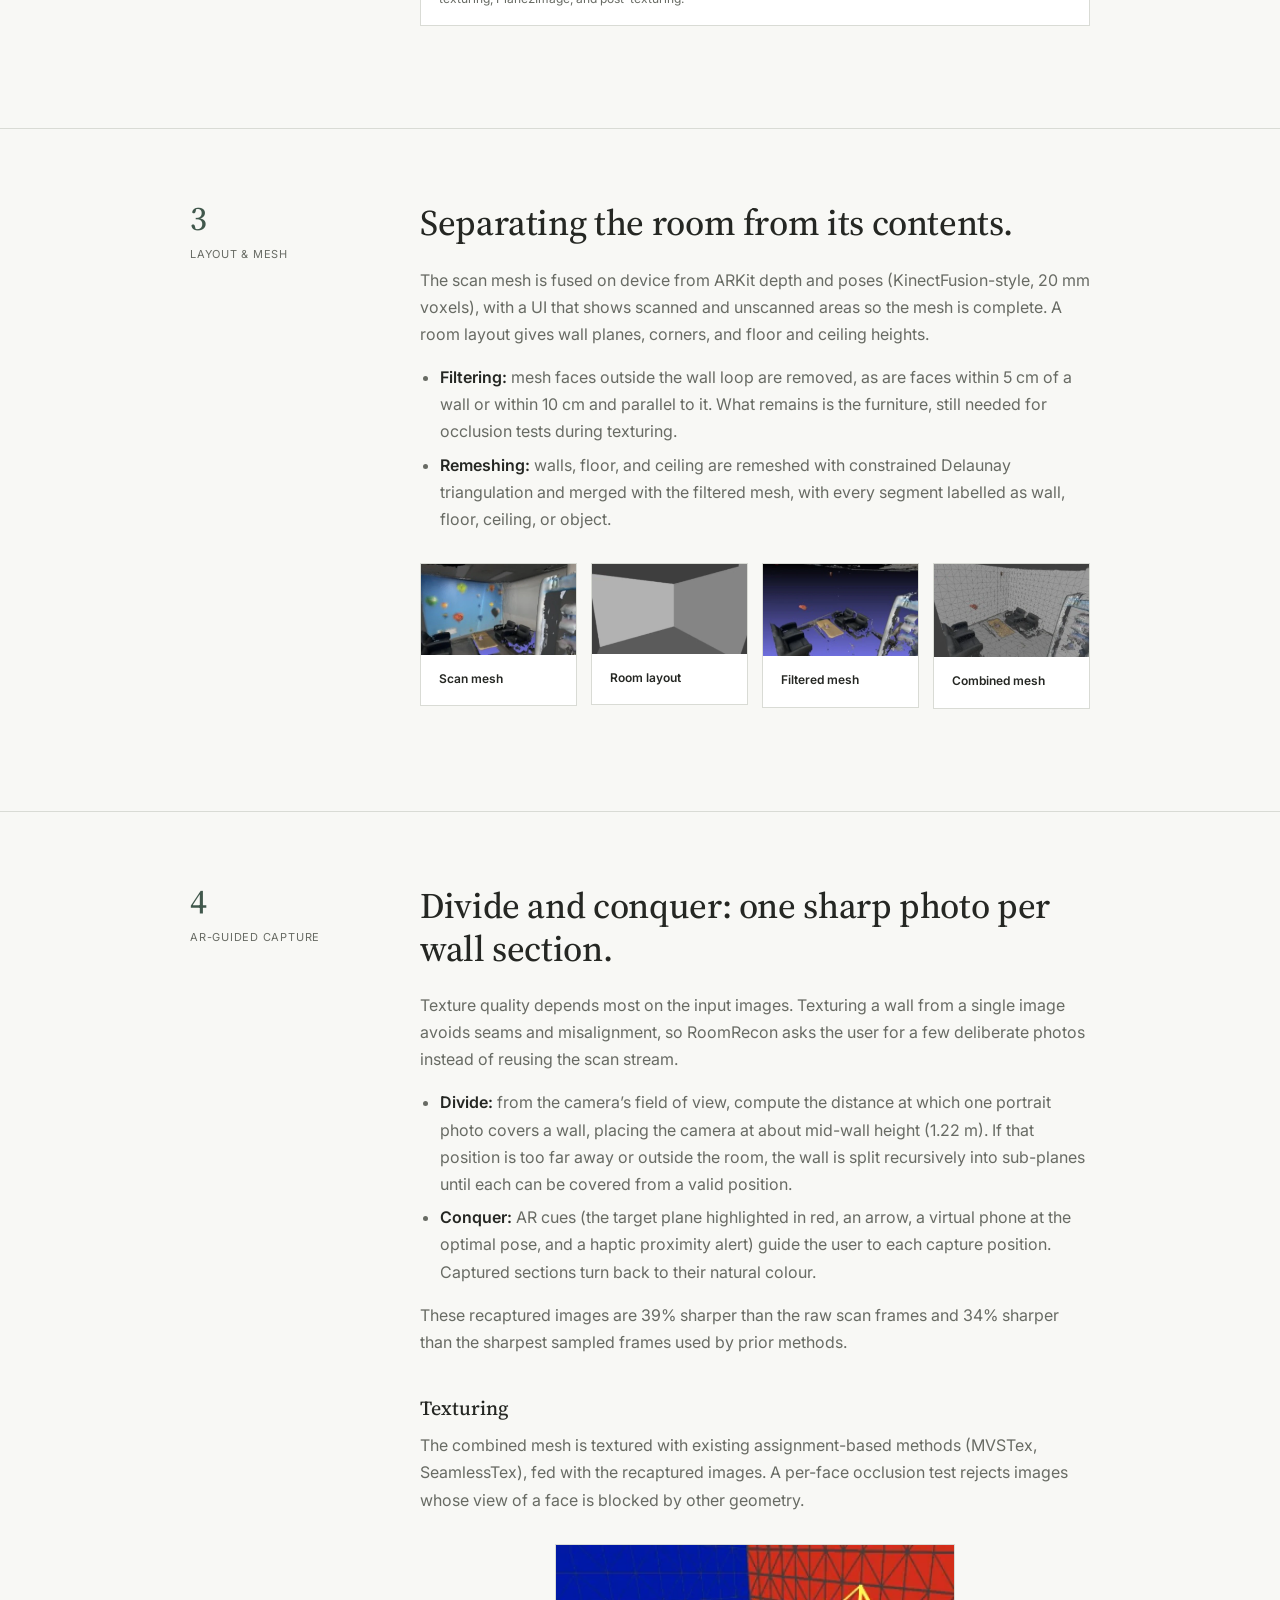
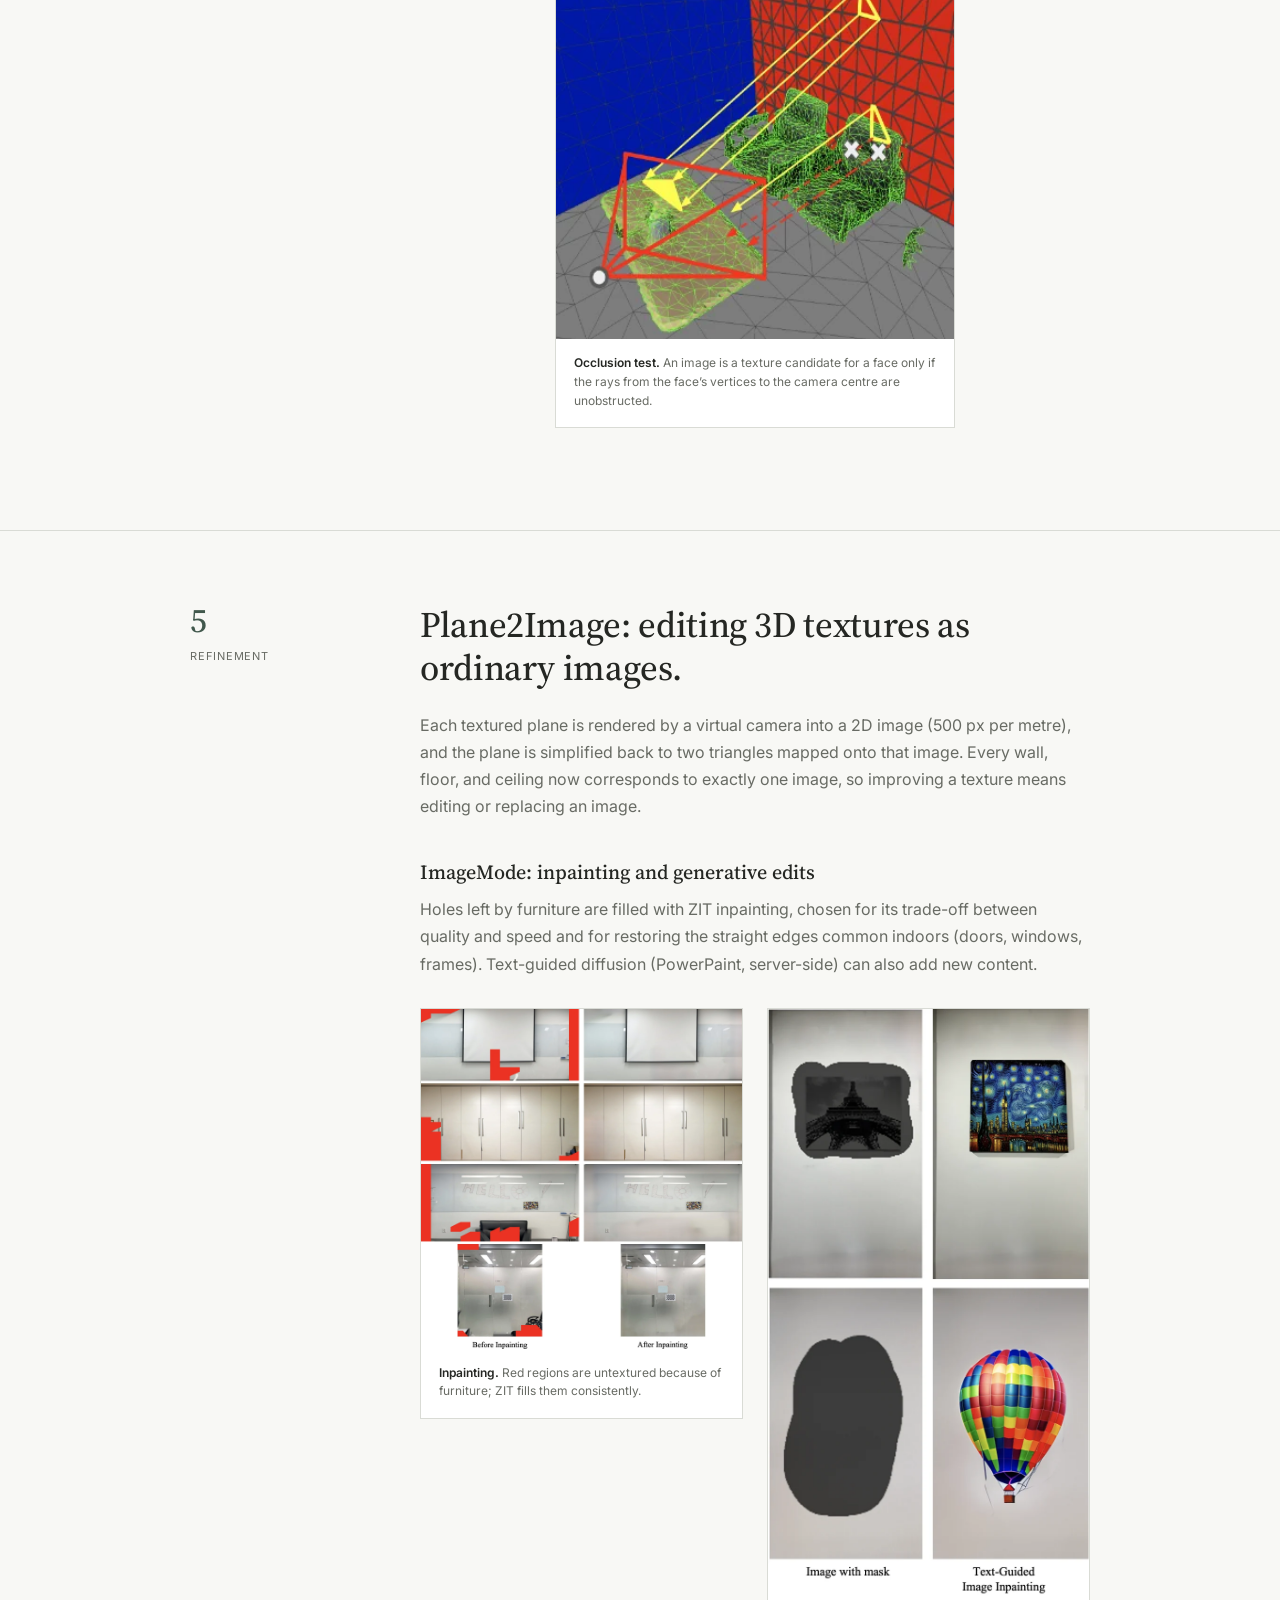
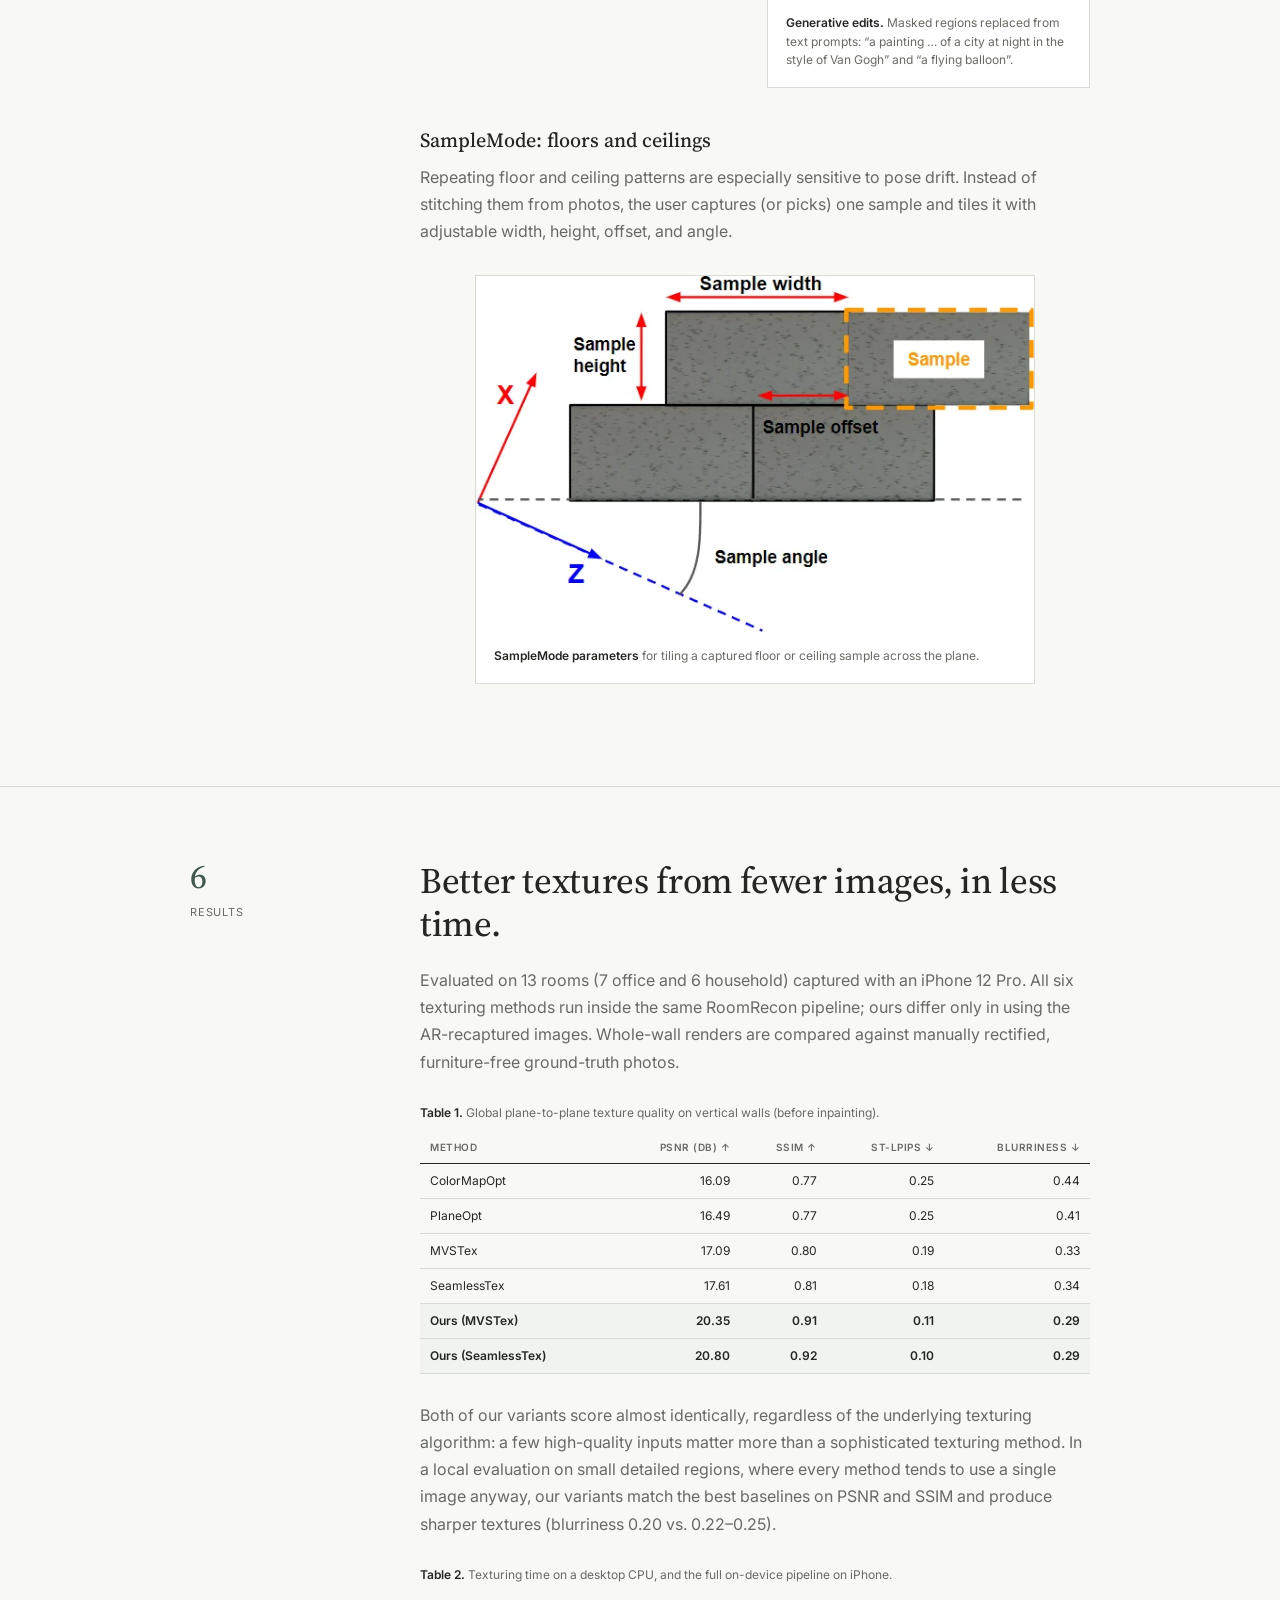
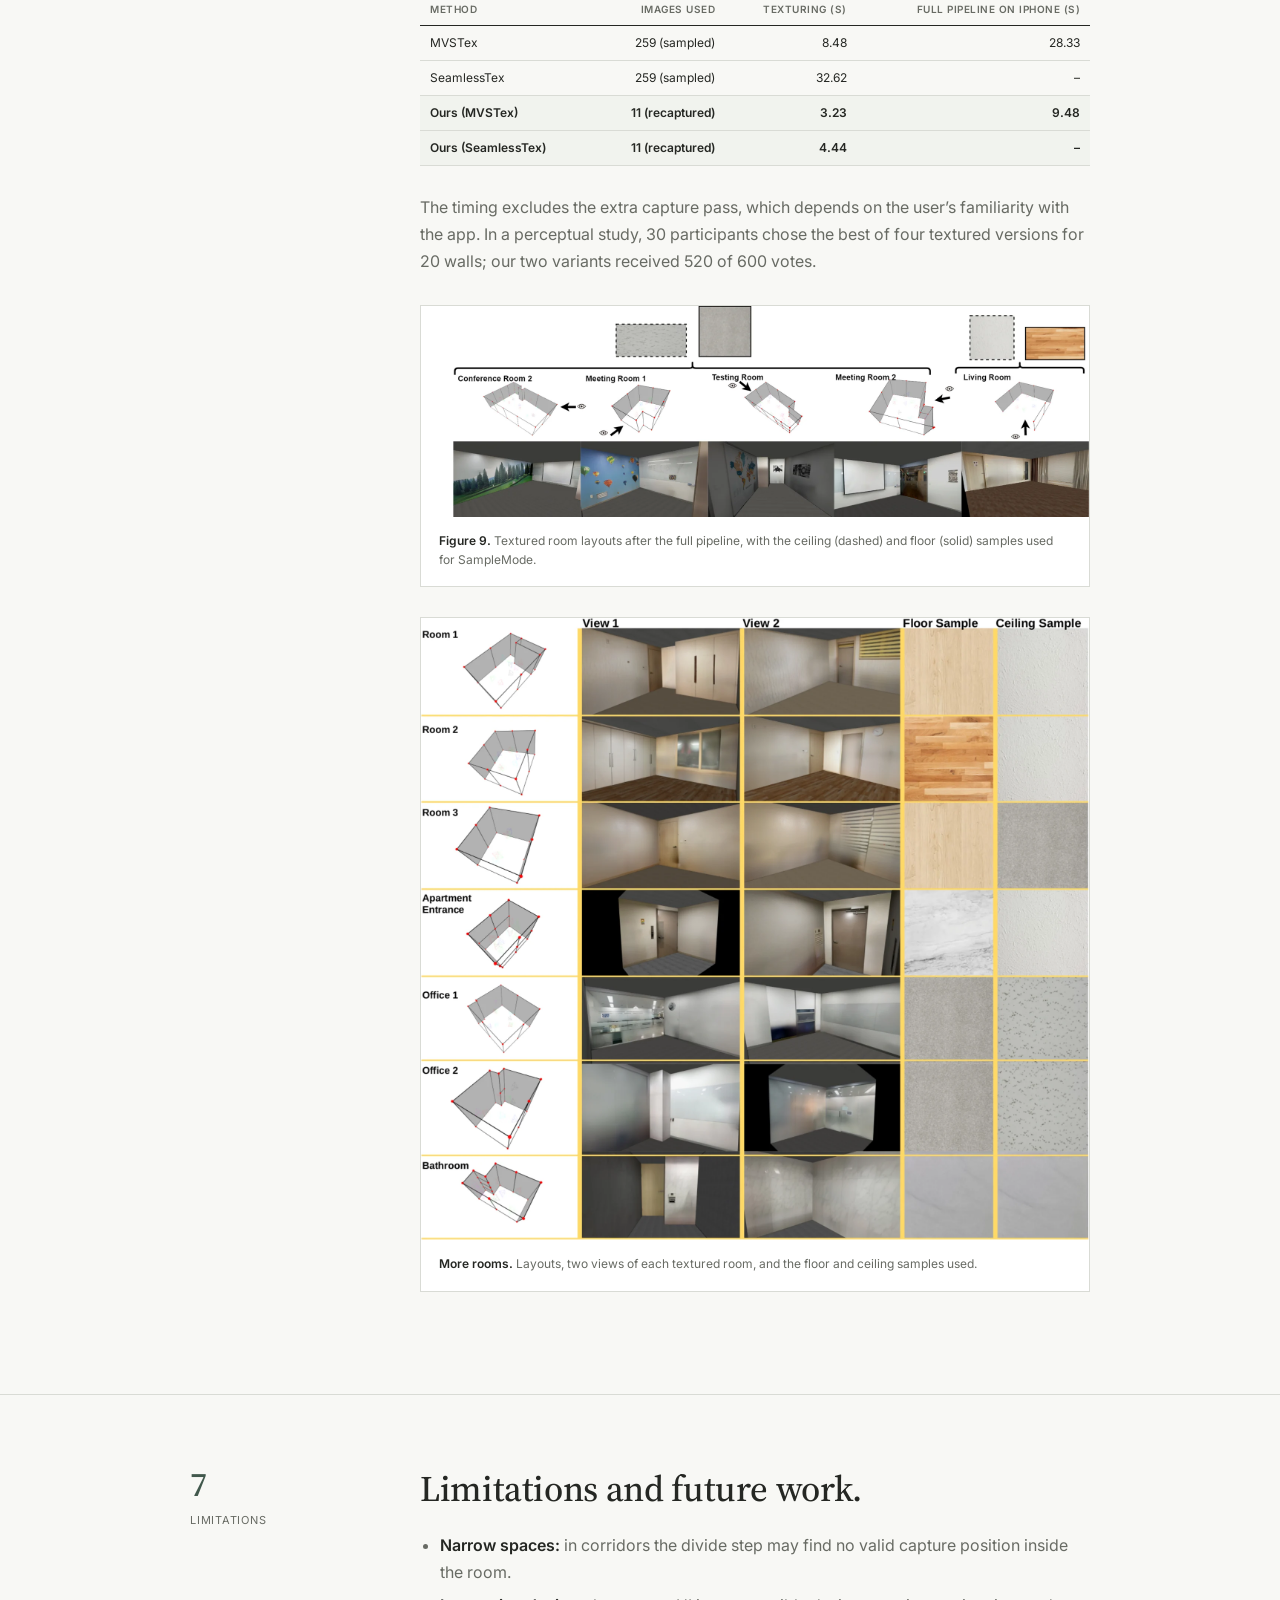
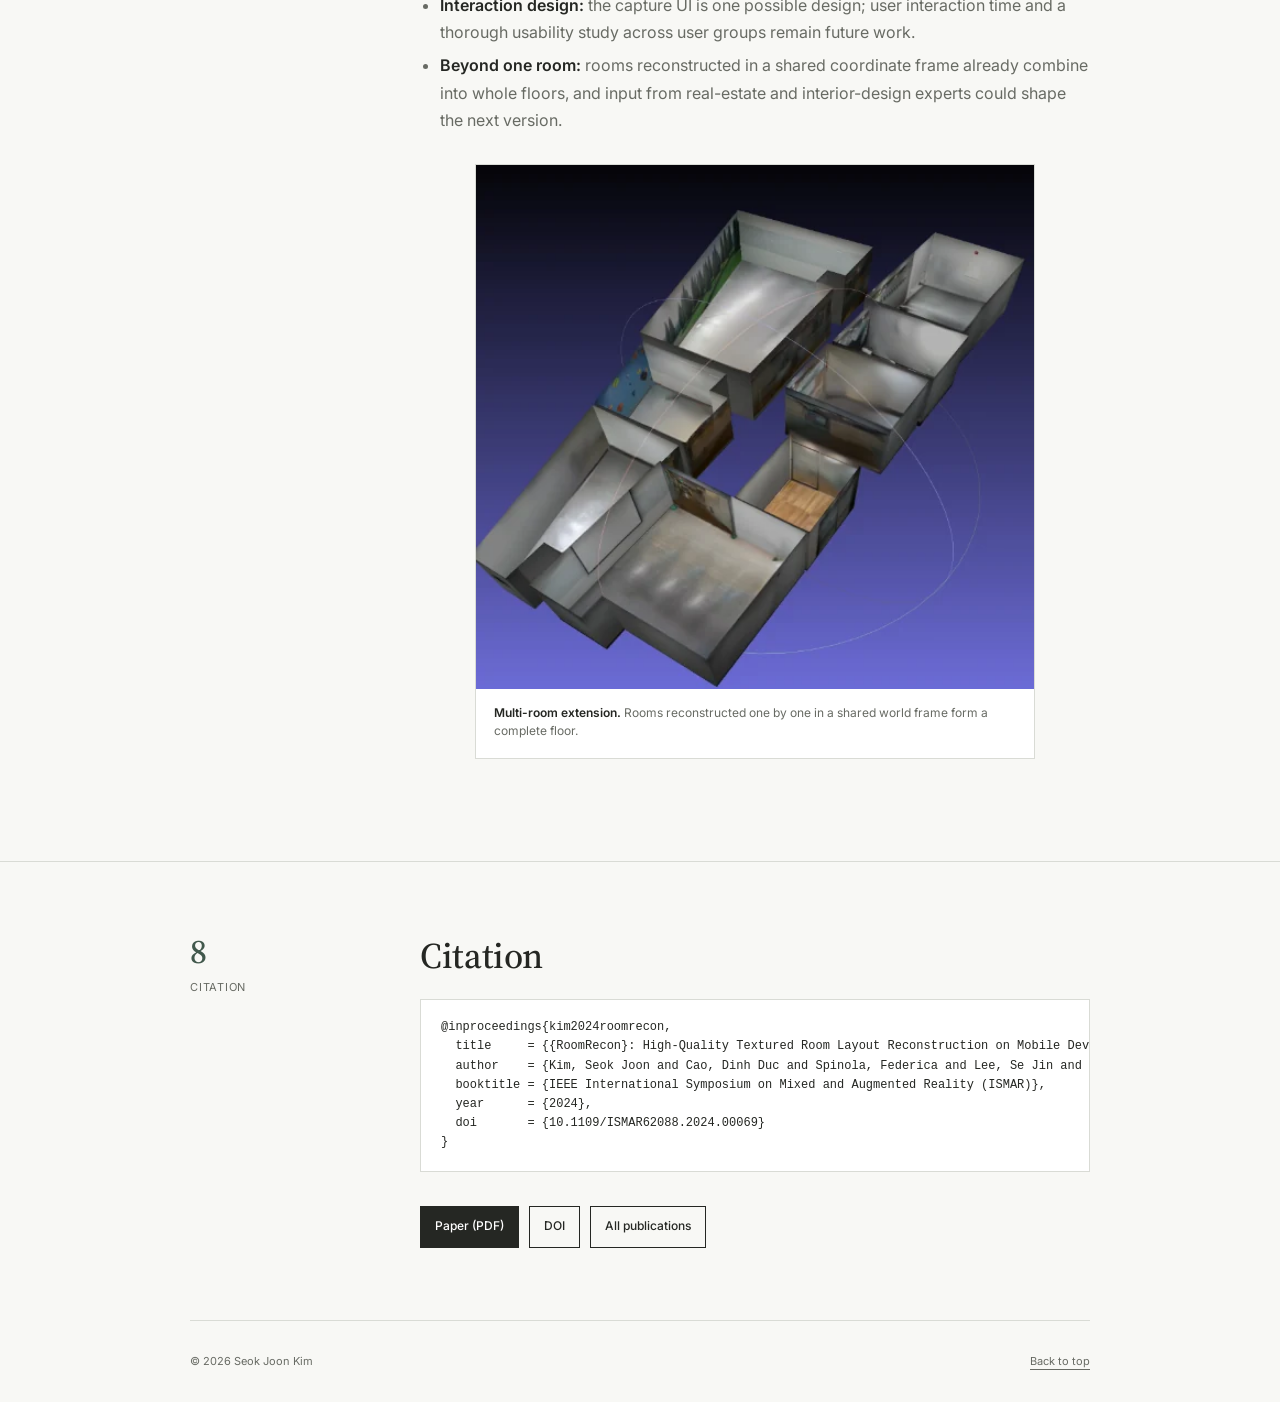
<file: projects/roomrecon/index.html>
<!doctype html>
<html lang="en">
<head>
  <meta charset="utf-8"><meta name="viewport" content="width=device-width, initial-scale=1">
  <meta name="description" content="RoomRecon: High-Quality Textured Room Layout Reconstruction on Mobile Devices. IEEE ISMAR 2024, Best Paper Nominee.">
  <title>RoomRecon — Seok Joon Kim</title>
  <link rel="preconnect" href="https://fonts.googleapis.com"><link rel="preconnect" href="https://fonts.gstatic.com" crossorigin>
  <link href="https://fonts.googleapis.com/css2?family=Inter:wght@400;500;600&amp;family=Source+Serif+4:opsz,wght@8..60,400;8..60,500;8..60,600&amp;display=swap" rel="stylesheet"><link rel="stylesheet" href="../../styles.css">
</head>
<body class="project-page">
  <header class="site-header"><a class="wordmark" href="../../index.html">Seok Joon Kim</a><button class="menu-button" aria-expanded="false" aria-controls="site-nav">Menu</button><nav id="site-nav" class="site-nav" aria-label="Primary navigation"><a href="../../index.html#about">About</a><a href="../../index.html#publications">Publications</a><a href="../../index.html#education">Education</a><a href="../../index.html#experience">Experience</a><a href="../../index.html#awards">Awards</a><a href="../../2026_Summer_Internship.pdf" target="_blank" rel="noreferrer">CV</a></nav></header>
  <main id="top">
    <section class="project-hero wrap">
      <p class="eyebrow">IEEE ISMAR 2024 · Best Paper Nominee</p>
      <h1>RoomRecon: High-Quality Textured Room Layout Reconstruction on Mobile Devices</h1>
      <div class="project-summary">
        <p class="lead">An interactive mobile pipeline that reconstructs a room’s permanent structure (walls, floor, and ceiling) and textures it from a few AR-guided photos, producing complete, editable 3D replicas for VR and AR.</p>
        <dl class="project-facts"><div><dt>Authors</dt><dd><strong>Seok Joon Kim</strong>, Dinh Duc Cao, Federica Spinola, Se Jin Lee, Kyu Sung Cho</dd></div><div><dt>Topics</dt><dd>Mobile AR, RGB-D reconstruction, room layout, texturing, inpainting</dd></div><div><dt>Venue</dt><dd>IEEE International Symposium on Mixed and Augmented Reality (ISMAR), 2024</dd></div><div><dt>DOI</dt><dd><a class="affiliation-link" href="https://doi.org/10.1109/ISMAR62088.2024.00069" target="_blank" rel="noreferrer">10.1109/ISMAR62088.2024.00069</a></dd></div></dl>
      </div>
      <div class="project-links"><a class="button button-dark" href="paper.pdf" target="_blank" rel="noreferrer">Paper (PDF)</a><a class="button" href="https://doi.org/10.1109/ISMAR62088.2024.00069" target="_blank" rel="noreferrer">DOI</a><a class="button" href="#citation">Cite</a></div>
    </section>

    <nav class="paper-toc" aria-label="Sections"><ol class="wrap">
      <li><a href="#motivation">Motivation</a></li><li><a href="#pipeline">Pipeline</a></li><li><a href="#geometry">Layout &amp; mesh</a></li><li><a href="#capture">AR-guided capture</a></li><li><a href="#refinement">Plane2Image &amp; refinement</a></li><li><a href="#results">Results</a></li><li><a href="#limitations">Limitations</a></li><li><a href="#citation">Citation</a></li>
    </ol></nav>

    <section id="motivation" class="paper-section"><div class="wrap paper-grid"><div class="paper-index"><span>1</span><p>Motivation</p></div><div class="paper-content">
      <h2>Scanned rooms are static, unstructured, and poorly textured.</h2>
      <p class="lead">Phones with depth sensors can scan a room, but the result bakes in every piece of furniture, has no notion of what is a wall and what is a chair, and is textured from hundreds of blurry video frames.</p>
      <p>Moving a sofa means rescanning. And state-of-the-art assignment-based texturing (MVSTex, SeamlessTex) suffers from defects that stem from the capture itself: camera-pose drift and incomplete meshes misplace textures, multiple images per wall create seams, furniture leaves untextured holes, and reflective or transparent surfaces look inconsistent.</p>
      <figure class="project-figure"><img src="images/texture-problems.webp" alt="Texturing defects A to H across six walls, the floor, and the ceiling of a scanned room" loading="lazy"><figcaption><strong>Texturing defects in a conventionally textured room.</strong> A: geometry and camera misalignment; B: seams from pose drift; C: uncaptured areas; D: occlusion by furniture; E: object shadows; F: thin objects missing from the mesh; G, H: reflective and transparent surfaces. Floors and ceilings are hit hardest.</figcaption></figure>
      <p>RoomRecon addresses both problems: it models only the permanent room layout, so the model stays valid when furniture changes, and it controls texture quality at the source by guiding the user to capture a few deliberate, sharp images.</p>
      <div class="key-results"><div class="key-result"><strong>+18.1%</strong><span>PSNR on whole walls vs. SeamlessTex (SSIM +13.6%, ST-LPIPS −44.4%)</span></div><div class="key-result"><strong>11 vs. 259</strong><span>images needed to texture a room (AR-guided vs. sampled scan frames)</span></div><div class="key-result"><strong>9.5 s</strong><span>full on-device pipeline on iPhone, 3× faster than with standard MVSTex</span></div></div>
    </div></div></section>

    <section id="pipeline" class="paper-section"><div class="wrap paper-grid"><div class="paper-index"><span>2</span><p>Pipeline</p></div><div class="paper-content">
      <h2>Two phases: reconstruct the layout, then texture it deliberately.</h2>
      <figure class="project-figure"><img src="images/overview.webp" alt="A phone scanning a room, the room layout model, and the textured RoomRecon result" loading="lazy"><figcaption><strong>Figure 1.</strong> From a mobile scan to a textured room-layout model ready for VR and AR.</figcaption></figure>
      <p><strong>Phase 1</strong> scans the room with an RGB-D phone (an iPhone with ARKit), builds a mesh on the fly, estimates the room layout, filters and combines the meshes, and then guides the user to recapture a small set of texture images. <strong>Phase 2</strong> textures the combined mesh with those images, renders every textured plane into a 2D image (Plane2Image), and refines the images before mapping them back onto the model.</p>
      <figure class="project-figure"><img src="images/pipeline.webp" alt="RoomRecon two-phase pipeline: capturing, mesh processing, texture image acquisition, texturing, Plane2Image, post-texturing" loading="lazy"><figcaption><strong>Figure 2.</strong> Method overview. Phase 1: capturing, mesh processing, and texture image acquisition. Phase 2: texturing, Plane2Image, and post-texturing.</figcaption></figure>
    </div></div></section>

    <section id="geometry" class="paper-section"><div class="wrap paper-grid"><div class="paper-index"><span>3</span><p>Layout &amp; mesh</p></div><div class="paper-content">
      <h2>Separating the room from its contents.</h2>
      <p>The scan mesh is fused on device from ARKit depth and poses (KinectFusion-style, 20 mm voxels), with a UI that shows scanned and unscanned areas so the mesh is complete. A room layout gives wall planes, corners, and floor and ceiling heights.</p>
      <ul>
        <li><strong>Filtering:</strong> mesh faces outside the wall loop are removed, as are faces within 5 cm of a wall or within 10 cm and parallel to it. What remains is the furniture, still needed for occlusion tests during texturing.</li>
        <li><strong>Remeshing:</strong> walls, floor, and ceiling are remeshed with constrained Delaunay triangulation and merged with the filtered mesh, with every segment labelled as wall, floor, ceiling, or object.</li>
      </ul>
      <div class="figure-grid figure-grid-4">
        <figure class="project-figure"><img src="images/mesh-original.webp" alt="Original scanned mesh" loading="lazy"><figcaption><strong>Scan mesh</strong></figcaption></figure>
        <figure class="project-figure"><img src="images/mesh-layout.webp" alt="Estimated room layout" loading="lazy"><figcaption><strong>Room layout</strong></figcaption></figure>
        <figure class="project-figure"><img src="images/mesh-filtered.webp" alt="Mesh filtered against the layout" loading="lazy"><figcaption><strong>Filtered mesh</strong></figcaption></figure>
        <figure class="project-figure"><img src="images/mesh-combined.webp" alt="Remeshed layout combined with the filtered mesh, wireframe" loading="lazy"><figcaption><strong>Combined mesh</strong></figcaption></figure>
      </div>
    </div></div></section>

    <section id="capture" class="paper-section"><div class="wrap paper-grid"><div class="paper-index"><span>4</span><p>AR-guided capture</p></div><div class="paper-content">
      <h2>Divide and conquer: one sharp photo per wall section.</h2>
      <p>Texture quality depends most on the input images. Texturing a wall from a single image avoids seams and misalignment, so RoomRecon asks the user for a few deliberate photos instead of reusing the scan stream.</p>
      <ul>
        <li><strong>Divide:</strong> from the camera’s field of view, compute the distance at which one portrait photo covers a wall, placing the camera at about mid-wall height (1.22 m). If that position is too far away or outside the room, the wall is split recursively into sub-planes until each can be covered from a valid position.</li>
        <li><strong>Conquer:</strong> AR cues (the target plane highlighted in red, an arrow, a virtual phone at the optimal pose, and a haptic proximity alert) guide the user to each capture position. Captured sections turn back to their natural colour.</li>
      </ul>
      <p>These recaptured images are 39% sharper than the raw scan frames and 34% sharper than the sharpest sampled frames used by prior methods.</p>
      <h3>Texturing</h3>
      <p>The combined mesh is textured with existing assignment-based methods (MVSTex, SeamlessTex), fed with the recaptured images. A per-face occlusion test rejects images whose view of a face is blocked by other geometry.</p>
      <figure class="project-figure narrow small"><img src="images/occlusion-test.webp" alt="Occlusion test between a camera and a mesh face" loading="lazy"><figcaption><strong>Occlusion test.</strong> An image is a texture candidate for a face only if the rays from the face’s vertices to the camera centre are unobstructed.</figcaption></figure>
    </div></div></section>

    <section id="refinement" class="paper-section"><div class="wrap paper-grid"><div class="paper-index"><span>5</span><p>Refinement</p></div><div class="paper-content">
      <h2>Plane2Image: editing 3D textures as ordinary images.</h2>
      <p>Each textured plane is rendered by a virtual camera into a 2D image (500 px per metre), and the plane is simplified back to two triangles mapped onto that image. Every wall, floor, and ceiling now corresponds to exactly one image, so improving a texture means editing or replacing an image.</p>
      <h3>ImageMode: inpainting and generative edits</h3>
      <p>Holes left by furniture are filled with ZIT inpainting, chosen for its trade-off between quality and speed and for restoring the straight edges common indoors (doors, windows, frames). Text-guided diffusion (PowerPaint, server-side) can also add new content.</p>
      <div class="figure-grid">
        <figure class="project-figure"><img src="images/inpainting.webp" alt="Wall images before and after inpainting of occluded regions" loading="lazy"><figcaption><strong>Inpainting.</strong> Red regions are untextured because of furniture; ZIT fills them consistently.</figcaption></figure>
        <figure class="project-figure"><img src="images/diffusion-edit.webp" alt="Text-guided diffusion edits on wall images" loading="lazy"><figcaption><strong>Generative edits.</strong> Masked regions replaced from text prompts: “a painting … of a city at night in the style of Van Gogh” and “a flying balloon”.</figcaption></figure>
      </div>
      <h3>SampleMode: floors and ceilings</h3>
      <p>Repeating floor and ceiling patterns are especially sensitive to pose drift. Instead of stitching them from photos, the user captures (or picks) one sample and tiles it with adjustable width, height, offset, and angle.</p>
      <figure class="project-figure narrow"><img src="images/sample-mode.webp" alt="SampleMode parameters: sample width, height, offset and angle" loading="lazy"><figcaption><strong>SampleMode parameters</strong> for tiling a captured floor or ceiling sample across the plane.</figcaption></figure>
    </div></div></section>

    <section id="results" class="paper-section"><div class="wrap paper-grid"><div class="paper-index"><span>6</span><p>Results</p></div><div class="paper-content">
      <h2>Better textures from fewer images, in less time.</h2>
      <p>Evaluated on 13 rooms (7 office and 6 household) captured with an iPhone 12 Pro. All six texturing methods run inside the same RoomRecon pipeline; ours differ only in using the AR-recaptured images. Whole-wall renders are compared against manually rectified, furniture-free ground-truth photos.</p>
      <div class="table-wrap"><table class="result-table">
        <caption><strong>Table 1.</strong> Global plane-to-plane texture quality on vertical walls (before inpainting).</caption>
        <thead><tr><th>Method</th><th>PSNR (dB) ↑</th><th>SSIM ↑</th><th>ST-LPIPS ↓</th><th>Blurriness ↓</th></tr></thead>
        <tbody>
          <tr><td>ColorMapOpt</td><td>16.09</td><td>0.77</td><td>0.25</td><td>0.44</td></tr>
          <tr><td>PlaneOpt</td><td>16.49</td><td>0.77</td><td>0.25</td><td>0.41</td></tr>
          <tr><td>MVSTex</td><td>17.09</td><td>0.80</td><td>0.19</td><td>0.33</td></tr>
          <tr><td>SeamlessTex</td><td>17.61</td><td>0.81</td><td>0.18</td><td>0.34</td></tr>
          <tr class="highlight"><td>Ours (MVSTex)</td><td>20.35</td><td>0.91</td><td>0.11</td><td>0.29</td></tr>
          <tr class="highlight"><td>Ours (SeamlessTex)</td><td>20.80</td><td>0.92</td><td>0.10</td><td>0.29</td></tr>
        </tbody>
      </table></div>
      <p>Both of our variants score almost identically, regardless of the underlying texturing algorithm: a few high-quality inputs matter more than a sophisticated texturing method. In a local evaluation on small detailed regions, where every method tends to use a single image anyway, our variants match the best baselines on PSNR and SSIM and produce sharper textures (blurriness 0.20 vs. 0.22–0.25).</p>
      <div class="table-wrap"><table class="result-table">
        <caption><strong>Table 2.</strong> Texturing time on a desktop CPU, and the full on-device pipeline on iPhone.</caption>
        <thead><tr><th>Method</th><th>Images used</th><th>Texturing (s)</th><th>Full pipeline on iPhone (s)</th></tr></thead>
        <tbody>
          <tr><td>MVSTex</td><td>259 (sampled)</td><td>8.48</td><td>28.33</td></tr>
          <tr><td>SeamlessTex</td><td>259 (sampled)</td><td>32.62</td><td>–</td></tr>
          <tr class="highlight"><td>Ours (MVSTex)</td><td>11 (recaptured)</td><td>3.23</td><td>9.48</td></tr>
          <tr class="highlight"><td>Ours (SeamlessTex)</td><td>11 (recaptured)</td><td>4.44</td><td>–</td></tr>
        </tbody>
      </table></div>
      <p>The timing excludes the extra capture pass, which depends on the user’s familiarity with the app. In a perceptual study, 30 participants chose the best of four textured versions for 20 walls; our two variants received 520 of 600 votes.</p>
      <figure class="project-figure"><img src="images/results.webp" alt="Room layouts and final textured rooms with floor and ceiling samples" loading="lazy"><figcaption><strong>Figure 9.</strong> Textured room layouts after the full pipeline, with the ceiling (dashed) and floor (solid) samples used for SampleMode.</figcaption></figure>
      <figure class="project-figure"><img src="images/gallery.webp" alt="Additional textured rooms shown from two viewpoints with their floor and ceiling samples" loading="lazy"><figcaption><strong>More rooms.</strong> Layouts, two views of each textured room, and the floor and ceiling samples used.</figcaption></figure>
    </div></div></section>

    <section id="limitations" class="paper-section"><div class="wrap paper-grid"><div class="paper-index"><span>7</span><p>Limitations</p></div><div class="paper-content">
      <h2>Limitations and future work.</h2>
      <ul>
        <li><strong>Narrow spaces:</strong> in corridors the divide step may find no valid capture position inside the room.</li>
        <li><strong>Interaction design:</strong> the capture UI is one possible design; user interaction time and a thorough usability study across user groups remain future work.</li>
        <li><strong>Beyond one room:</strong> rooms reconstructed in a shared coordinate frame already combine into whole floors, and input from real-estate and interior-design experts could shape the next version.</li>
      </ul>
      <figure class="project-figure narrow"><img src="images/multi-room.webp" alt="Several reconstructed rooms combined into a multi-room floor" loading="lazy"><figcaption><strong>Multi-room extension.</strong> Rooms reconstructed one by one in a shared world frame form a complete floor.</figcaption></figure>
    </div></div></section>

    <section id="citation" class="paper-section"><div class="wrap paper-grid"><div class="paper-index"><span>8</span><p>Citation</p></div><div class="paper-content">
      <h2>Citation</h2>
<pre class="citation">@inproceedings{kim2024roomrecon,
  title     = {{RoomRecon}: High-Quality Textured Room Layout Reconstruction on Mobile Devices},
  author    = {Kim, Seok Joon and Cao, Dinh Duc and Spinola, Federica and Lee, Se Jin and Cho, Kyu Sung},
  booktitle = {IEEE International Symposium on Mixed and Augmented Reality (ISMAR)},
  year      = {2024},
  doi       = {10.1109/ISMAR62088.2024.00069}
}</pre>
      <div class="project-links"><a class="button button-dark" href="paper.pdf" target="_blank" rel="noreferrer">Paper (PDF)</a><a class="button" href="https://doi.org/10.1109/ISMAR62088.2024.00069" target="_blank" rel="noreferrer">DOI</a><a class="button" href="../../index.html#publications">All publications</a></div>
    </div></div></section>
  </main>
  <footer class="site-footer wrap"><span>© <span id="year"></span> Seok Joon Kim</span><a href="#top">Back to top</a></footer><script src="../../script.js"></script>
</body>
</html>
</file>
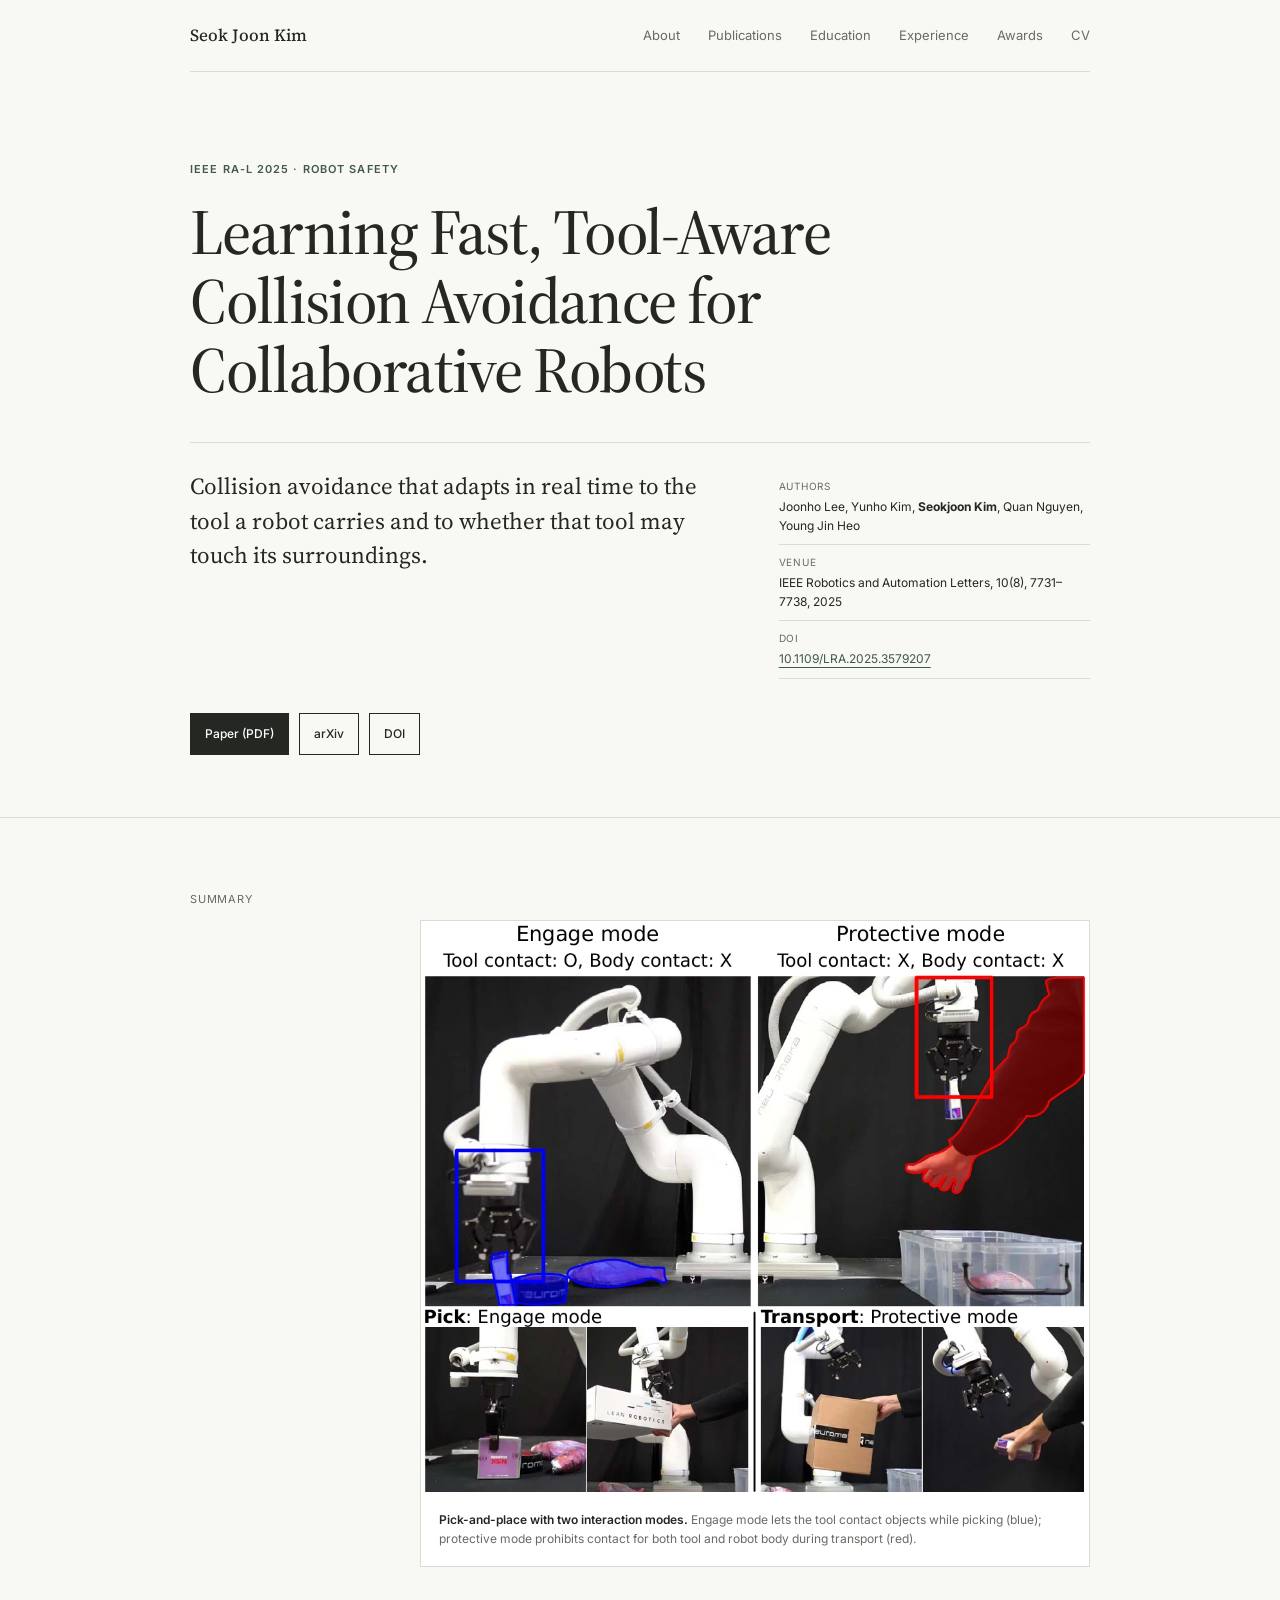
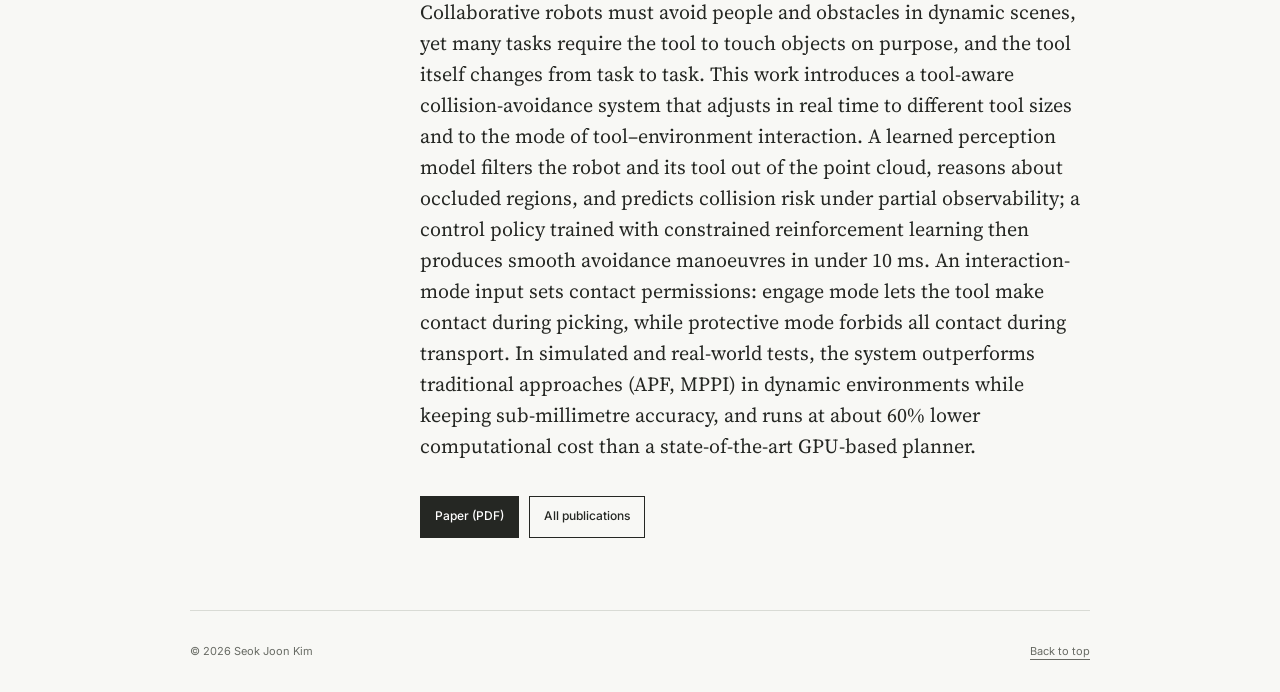
<file: projects/tool-aware-collision-avoidance/index.html>
<!doctype html>
<html lang="en">
<head>
  <meta charset="utf-8"><meta name="viewport" content="width=device-width, initial-scale=1">
  <meta name="description" content="Learning Fast, Tool-Aware Collision Avoidance for Collaborative Robots. IEEE RA-L 2025.">
  <title>Learning Fast, Tool-Aware Collision Avoidance — Seok Joon Kim</title>
  <link rel="preconnect" href="https://fonts.googleapis.com"><link rel="preconnect" href="https://fonts.gstatic.com" crossorigin>
  <link href="https://fonts.googleapis.com/css2?family=Inter:wght@400;500;600&amp;family=Source+Serif+4:opsz,wght@8..60,400;8..60,500;8..60,600&amp;display=swap" rel="stylesheet"><link rel="stylesheet" href="../../styles.css">
</head>
<body class="project-page">
  <header class="site-header"><a class="wordmark" href="../../index.html">Seok Joon Kim</a><button class="menu-button" aria-expanded="false" aria-controls="site-nav">Menu</button><nav id="site-nav" class="site-nav" aria-label="Primary navigation"><a href="../../index.html#about">About</a><a href="../../index.html#publications">Publications</a><a href="../../index.html#education">Education</a><a href="../../index.html#experience">Experience</a><a href="../../index.html#awards">Awards</a><a href="../../2026_Summer_Internship.pdf" target="_blank" rel="noreferrer">CV</a></nav></header>
  <main id="top">
    <section class="project-hero wrap">
      <p class="eyebrow">IEEE RA-L 2025 · Robot safety</p>
      <h1>Learning Fast, Tool-Aware Collision Avoidance for Collaborative Robots</h1>
      <div class="project-summary">
        <p class="lead">Collision avoidance that adapts in real time to the tool a robot carries and to whether that tool may touch its surroundings.</p>
        <dl class="project-facts"><div><dt>Authors</dt><dd>Joonho Lee, Yunho Kim, <strong>Seokjoon Kim</strong>, Quan Nguyen, Young Jin Heo</dd></div><div><dt>Venue</dt><dd>IEEE Robotics and Automation Letters, 10(8), 7731–7738, 2025</dd></div><div><dt>DOI</dt><dd><a class="affiliation-link" href="https://doi.org/10.1109/LRA.2025.3579207" target="_blank" rel="noreferrer">10.1109/LRA.2025.3579207</a></dd></div></dl>
      </div>
      <div class="project-links"><a class="button button-dark" href="paper.pdf" target="_blank" rel="noreferrer">Paper (PDF)</a><a class="button" href="https://arxiv.org/abs/2508.20457" target="_blank" rel="noreferrer">arXiv</a><a class="button" href="https://doi.org/10.1109/LRA.2025.3579207" target="_blank" rel="noreferrer">DOI</a></div>
    </section>

    <section class="paper-section"><div class="wrap paper-grid"><div class="paper-index"><p>Summary</p></div><div class="paper-content">
      <figure class="project-figure"><img src="images/main-modes.webp" alt="Engage mode allows tool contact while picking; protective mode forbids all contact while transporting"><figcaption><strong>Pick-and-place with two interaction modes.</strong> Engage mode lets the tool contact objects while picking (blue); protective mode prohibits contact for both tool and robot body during transport (red).</figcaption></figure>
      <p class="lead">Collaborative robots must avoid people and obstacles in dynamic scenes, yet many tasks require the tool to touch objects on purpose, and the tool itself changes from task to task. This work introduces a tool-aware collision-avoidance system that adjusts in real time to different tool sizes and to the mode of tool–environment interaction. A learned perception model filters the robot and its tool out of the point cloud, reasons about occluded regions, and predicts collision risk under partial observability; a control policy trained with constrained reinforcement learning then produces smooth avoidance manoeuvres in under 10 ms. An interaction-mode input sets contact permissions: engage mode lets the tool make contact during picking, while protective mode forbids all contact during transport. In simulated and real-world tests, the system outperforms traditional approaches (APF, MPPI) in dynamic environments while keeping sub-millimetre accuracy, and runs at about 60% lower computational cost than a state-of-the-art GPU-based planner.</p>
      <div class="project-links"><a class="button button-dark" href="paper.pdf" target="_blank" rel="noreferrer">Paper (PDF)</a><a class="button" href="../../index.html#publications">All publications</a></div>
    </div></div></section>
  </main>
  <footer class="site-footer wrap"><span>© <span id="year"></span> Seok Joon Kim</span><a href="#top">Back to top</a></footer><script src="../../script.js"></script>
</body>
</html>
</file>
<file: styles.css>
:root {
  --background: #f8f8f5;
  --surface: #ffffff;
  --text: #252723;
  --muted: #686b64;
  --line: #d9dbd5;
  --accent: #41584c;
  --serif: "Source Serif 4", Georgia, serif;
  --sans: "Inter", Arial, sans-serif;
}

* { box-sizing: border-box; }
html { scroll-behavior: smooth; }
body {
  margin: 0;
  color: var(--text);
  background: var(--background);
  font: 400 16px/1.7 var(--sans);
  -webkit-font-smoothing: antialiased;
}
a { color: inherit; text-underline-offset: 4px; }
img { display: block; max-width: 100%; }
h1, h2, h3, p, figure { margin-top: 0; }
.wrap { width: min(980px, calc(100% - 48px)); margin-inline: auto; }

.site-header {
  width: min(980px, calc(100% - 48px));
  min-height: 72px;
  margin: 0 auto;
  display: flex;
  align-items: center;
  justify-content: space-between;
  border-bottom: 1px solid var(--line);
}
.wordmark { font: 500 17px/1.2 var(--serif); text-decoration: none; }
.site-nav { display: flex; gap: 28px; font-size: 13px; }
.site-nav a { color: var(--muted); text-decoration: none; }
.site-nav a:hover, .site-nav a:focus-visible { color: var(--text); }
.menu-button {
  display: none;
  padding: 4px 0;
  color: var(--text);
  background: transparent;
  border: 0;
  font: 500 13px var(--sans);
}

.profile {
  padding: 88px 0 96px;
  display: grid;
  grid-template-columns: 245px minmax(0, 1fr);
  gap: clamp(54px, 8vw, 96px);
  align-items: start;
}
.portrait { margin: 0; }
.portrait img {
  width: 100%;
  aspect-ratio: 4 / 5;
  object-fit: cover;
  filter: saturate(.72);
  border-radius: 2px;
}
.section-label {
  margin-bottom: 18px;
  color: var(--accent);
  font-size: 11px;
  font-weight: 600;
  letter-spacing: .11em;
  text-transform: uppercase;
}
.profile h1 {
  margin-bottom: 4px;
  font: 500 clamp(42px, 6vw, 62px)/1.08 var(--serif);
  letter-spacing: -.025em;
}
.role { margin-bottom: 32px; color: var(--muted); font-size: 15px; }
.bio { max-width: 640px; margin-bottom: 16px; }
.profile-links { display: flex; flex-wrap: wrap; gap: 12px 24px; margin-top: 30px; font-size: 13px; }
.profile-links a, .contact a { color: var(--accent); font-weight: 500; }
.affiliation-link { color: var(--accent); }

.section {
  padding: 80px 0;
  display: grid;
  grid-template-columns: 240px minmax(0, 1fr);
  gap: clamp(50px, 8vw, 90px);
  border-top: 1px solid var(--line);
}
.section-intro h2 {
  margin-bottom: 14px;
  font: 500 clamp(30px, 4vw, 38px)/1.2 var(--serif);
  letter-spacing: -.015em;
}
.section-intro > p:last-child { color: var(--muted); font-size: 13px; line-height: 1.6; }
.education-list { border-top: 1px solid var(--line); }
.education-item {
  display: grid;
  grid-template-columns: 105px minmax(0, 1fr);
  gap: 24px;
  padding: 27px 0;
  border-bottom: 1px solid var(--line);
}
.education-date { color: var(--muted); font-size: 13px; }
.education-content { display: grid; grid-template-columns: 34px minmax(0, 1fr); gap: 14px; }
.flag { padding-top: 2px; font-size: 22px; line-height: 1; }
.education-item h3 { margin-bottom: 3px; font: 500 20px/1.4 var(--serif); }
.education-item p { margin-bottom: 0; font-size: 14px; }
.education-item .detail { color: var(--muted); }
.education-map { margin: 34px 0 0; }
.education-map-canvas { position: relative; overflow: hidden; background: #eef0ec; border: 1px solid var(--line); }
.education-map-canvas > img { display: block; width: 100%; height: auto; opacity: .9; }
.education-map-canvas > svg { position: absolute; inset: 0; display: block; width: 100%; height: 100%; }
.education-map figcaption { margin-top: 9px; color: var(--muted); font-size: 10px; line-height: 1.55; }
.education-map figcaption a { color: var(--accent); }
.map-route { fill: none; stroke: var(--accent); stroke-width: 3; stroke-linecap: round; stroke-dasharray: 8 7; }
.education-map marker path { fill: var(--accent); }
.map-point circle { fill: var(--accent); }
.map-point .map-ring { fill: none; stroke: var(--accent); stroke-width: 1.5; opacity: .45; }
.map-point text { fill: var(--text); paint-order: stroke; stroke: var(--background); stroke-width: 5px; stroke-linejoin: round; }
.map-point .map-city { font: 600 16px var(--sans); }
.map-point .map-year { fill: var(--muted); font: 500 12px var(--sans); }

.experience-list { border-top: 1px solid var(--line); }
.experience-item {
  display: grid;
  grid-template-columns: 105px minmax(0, 1fr);
  gap: 24px;
  padding: 27px 0;
  border-bottom: 1px solid var(--line);
}
.experience-date { color: var(--muted); font-size: 13px; }
.experience-item h3 { margin-bottom: 3px; font: 500 20px/1.4 var(--serif); }
.experience-item p { margin-bottom: 2px; font-size: 14px; }
.experience-item .detail { color: var(--muted); font-size: 13px; }
.experience-context { color: var(--muted); }

.publications-section { align-items: start; }
.publication-list { border-top: 1px solid var(--line); }
.publication-item {
  display: grid;
  grid-template-columns: 52px minmax(0, 1fr) auto;
  gap: 22px;
  padding: 26px 0 28px;
  border-bottom: 1px solid var(--line);
}
.publication-year { padding-top: 4px; color: var(--muted); font-size: 12px; }
.publication-main h3 { margin-bottom: 8px; font: 500 20px/1.35 var(--serif); }
.publication-main h3 a { text-decoration: none; }
.publication-main h3 a:hover, .publication-main h3 a:focus-visible { color: var(--accent); text-decoration: underline; }
.publication-main p { margin-bottom: 3px; color: var(--muted); font-size: 12px; line-height: 1.55; }
.publication-main .publication-venue { color: var(--text); }
.publication-main strong { color: var(--text); font-weight: 600; }
.inline-link { display: inline-block; margin-top: 6px; color: var(--accent); font-size: 11px; font-weight: 500; }
.status { display: inline-block; padding: 1px 6px; border: 1px solid var(--line); border-radius: 999px; font-size: 10px; font-weight: 600; letter-spacing: .04em; text-transform: uppercase; }
.publication-open { align-self: start; padding-top: 3px; color: var(--accent); font-size: 12px; font-weight: 500; }

.contact {
  padding: 64px 0 72px;
  border-top: 1px solid var(--line);
}
.contact p:last-child { max-width: 620px; margin: 0; }
.site-footer {
  min-height: 82px;
  display: flex;
  justify-content: space-between;
  align-items: center;
  border-top: 1px solid var(--line);
  color: var(--muted);
  font-size: 11px;
}

/* Individual publication pages */
.project-page .site-header { width: min(900px, calc(100% - 48px)); }
.project-page .wrap { width: min(900px, calc(100% - 48px)); }
.project-hero { padding: 88px 0 62px; }
.project-hero h1 {
  max-width: 850px;
  margin: 0 0 38px;
  font: 500 clamp(40px, 6vw, 64px)/1.08 var(--serif);
  letter-spacing: -.025em;
}
.eyebrow { margin-bottom: 18px; color: var(--accent); font-size: 11px; font-weight: 600; letter-spacing: .1em; text-transform: uppercase; }
.project-summary {
  display: grid;
  grid-template-columns: 1.25fr .75fr;
  gap: 70px;
  padding-top: 26px;
  border-top: 1px solid var(--line);
}
.project-summary .lead { font: 400 23px/1.5 var(--serif); }
.project-facts { margin: 0; }
.project-facts div { padding: 9px 0; border-bottom: 1px solid var(--line); }
.project-facts dt { margin-bottom: 3px; color: var(--muted); font-size: 10px; letter-spacing: .07em; text-transform: uppercase; }
.project-facts dd { margin: 0; font-size: 12px; line-height: 1.55; }
.paper-stage { padding: 64px 24px; background: #ecece7; border-block: 1px solid var(--line); }
.paper-stage img { max-height: 720px; margin: auto; box-shadow: 0 8px 28px rgba(30, 35, 30, .12); }
.project-body { padding: 78px 0 90px; }
.project-body-grid { display: grid; grid-template-columns: 170px minmax(0, 1fr); gap: 60px; }
.project-body h2 { margin-bottom: 24px; font: 500 clamp(30px, 4vw, 40px)/1.2 var(--serif); }
.project-body-text .lead { color: var(--text); font: 400 21px/1.55 var(--serif); }
.project-body-text p { color: var(--muted); }
.contributions { margin: 45px 0; border-top: 1px solid var(--line); }
.contribution { display: grid; grid-template-columns: 38px 1fr; padding: 20px 0; border-bottom: 1px solid var(--line); }
.contribution > span { color: var(--muted); font-size: 11px; }
.contribution h3 { margin-bottom: 4px; font: 500 18px/1.4 var(--serif); }
.contribution p { margin: 0; font-size: 13px; }
.project-actions { display: flex; flex-wrap: wrap; gap: 10px; }
.button {
  min-height: 42px;
  padding: 9px 14px;
  display: inline-flex;
  align-items: center;
  border: 1px solid var(--text);
  color: var(--text);
  background: transparent;
  font-size: 12px;
  font-weight: 500;
  text-decoration: none;
}
.button-dark { color: white; background: var(--text); }
.project-note { padding: 32px; background: var(--surface); border: 1px solid var(--line); }
.project-note p:last-child { margin-bottom: 0; }
.project-status { display: inline-block; margin-left: 7px; padding: 3px 8px; border: 1px solid var(--line); border-radius: 999px; color: var(--text); font-size: 10px; letter-spacing: .04em; }
.figure-section { padding: 78px 0; border-top: 1px solid var(--line); }
.figure-section-header { display: grid; grid-template-columns: 170px minmax(0, 1fr); gap: 60px; margin-bottom: 44px; }
.figure-section-header h2 { margin-bottom: 10px; font: 500 clamp(30px, 4vw, 40px)/1.2 var(--serif); }
.figure-section-header p:last-child { margin-bottom: 0; color: var(--muted); }
.project-figure { margin: 0 0 42px; overflow: hidden; background: var(--surface); border: 1px solid var(--line); }
.project-figure img { width: 100%; height: auto; }
.project-figure figcaption { padding: 15px 18px 17px; color: var(--muted); font-size: 12px; line-height: 1.55; }
.project-figure figcaption strong { color: var(--text); font-weight: 600; }
.figure-analysis { padding: 17px 18px 19px; border-top: 1px solid var(--line); }
.figure-analysis p { margin: 0; color: var(--muted); font-size: 12px; line-height: 1.65; }
.figure-grid { display: grid; grid-template-columns: repeat(2, minmax(0, 1fr)); gap: 24px; }
.figure-grid .project-figure { margin-bottom: 0; }
.key-results { display: grid; grid-template-columns: repeat(3, 1fr); margin: 42px 0; border-block: 1px solid var(--line); }
.key-result { padding: 20px 18px 20px 0; }
.key-result strong { display: block; margin-bottom: 3px; font: 500 25px var(--serif); }
.key-result span { display: block; color: var(--muted); font-size: 11px; line-height: 1.45; }

/* Awards and leadership */
.awards-hero { padding: 88px 0 96px; }
.awards-hero h1 {
  max-width: 850px;
  margin-bottom: 34px;
  font: 500 clamp(42px, 6vw, 64px)/1.08 var(--serif);
  letter-spacing: -.025em;
}
.awards-intro { max-width: 690px; margin: 0; color: var(--muted); font: 400 21px/1.55 var(--serif); }
.award-story {
  padding: 88px 0;
  display: grid;
  grid-template-columns: 190px minmax(0, 1fr);
  gap: clamp(50px, 8vw, 90px);
  border-top: 1px solid var(--line);
  scroll-margin-top: 24px;
}
.award-index span { display: block; margin-bottom: 14px; color: var(--accent); font: 500 46px/1 var(--serif); }
.award-index p { color: var(--muted); font-size: 11px; line-height: 1.6; text-transform: uppercase; letter-spacing: .06em; }
.award-content h2 { max-width: 660px; margin-bottom: 28px; font: 500 clamp(32px, 4.6vw, 48px)/1.15 var(--serif); letter-spacing: -.02em; }
.award-lead { max-width: 680px; color: var(--text); font: 400 22px/1.55 var(--serif); }
.award-content > p:not(.section-label):not(.award-lead) { max-width: 690px; color: var(--muted); }
.award-facts { margin: 40px 0 26px; border-top: 1px solid var(--line); }
.award-facts div { display: grid; grid-template-columns: 105px minmax(0, 1fr); gap: 25px; padding: 17px 0; border-bottom: 1px solid var(--line); }
.award-facts dt { color: var(--muted); font-size: 10px; letter-spacing: .08em; text-transform: uppercase; }
.award-facts dd { margin: 0; font-size: 13px; }
.award-external { color: var(--accent); font-size: 12px; font-weight: 500; }
.award-takeaway { padding: 88px 0 100px; border-top: 1px solid var(--line); }
.award-takeaway blockquote { max-width: 790px; margin: 28px 0 0; font: 400 clamp(30px, 4.5vw, 48px)/1.3 var(--serif); }

/* Paper walkthrough (project pages structured like a paper) */
.project-links { display: flex; flex-wrap: wrap; gap: 10px; margin-top: 34px; }
.paper-toc { border-block: 1px solid var(--line); background: var(--surface); }
.paper-toc ol { display: flex; flex-wrap: wrap; gap: 6px 30px; margin: 0 auto; padding: 15px 0; list-style: none; font-size: 12px; counter-reset: toc; }
.paper-toc li { counter-increment: toc; }
.paper-toc li::before { content: counter(toc) "  "; color: var(--accent); font-weight: 600; }
.paper-toc a { color: var(--muted); text-decoration: none; }
.paper-toc a:hover, .paper-toc a:focus-visible { color: var(--text); text-decoration: underline; }
.paper-section { padding: 72px 0; border-top: 1px solid var(--line); scroll-margin-top: 12px; }
.paper-section:first-of-type { border-top: 0; }
.paper-grid { display: grid; grid-template-columns: 170px minmax(0, 1fr); gap: 60px; }
.paper-index span { display: block; margin-bottom: 10px; color: var(--accent); font: 500 34px/1 var(--serif); }
.paper-index p { color: var(--muted); font-size: 11px; letter-spacing: .07em; text-transform: uppercase; }
.paper-content h2 { margin-bottom: 22px; font: 500 clamp(28px, 3.6vw, 36px)/1.2 var(--serif); letter-spacing: -.01em; }
.paper-content h3 { margin: 38px 0 10px; font: 500 20px/1.4 var(--serif); }
.paper-content > p, .paper-content li { color: var(--muted); }
.paper-content > p.lead { color: var(--text); font: 400 20px/1.55 var(--serif); }
.paper-content > ul { padding-left: 20px; }
.paper-content li { margin-bottom: 6px; }
.paper-content li strong, .paper-content p strong { color: var(--text); font-weight: 600; }
.paper-content .project-figure { margin: 30px 0; }
.paper-content .figure-grid { margin: 30px 0; }
.paper-content .figure-grid .project-figure { margin: 0; }
.figure-grid-4 { grid-template-columns: repeat(4, minmax(0, 1fr)); gap: 14px; }
.project-figure.narrow { max-width: 560px; margin-inline: auto; }
.project-figure.small { max-width: 400px; }
.paper-content .figure-grid { align-items: start; }
.table-wrap { margin: 28px 0; overflow-x: auto; }
.result-table { width: 100%; border-collapse: collapse; font-size: 12px; line-height: 1.5; }
.result-table caption { padding-bottom: 10px; color: var(--muted); font-size: 12px; text-align: left; caption-side: top; }
.result-table caption strong { color: var(--text); font-weight: 600; }
.result-table th, .result-table td { padding: 8px 10px; border-bottom: 1px solid var(--line); text-align: right; white-space: nowrap; }
.result-table th:first-child, .result-table td:first-child { text-align: left; }
.result-table thead th { color: var(--muted); font-size: 10px; font-weight: 600; letter-spacing: .05em; text-transform: uppercase; border-bottom: 1px solid var(--text); }
.result-table tr.highlight td { color: var(--text); font-weight: 600; background: #f1f3ee; }
.citation { margin: 22px 0 0; padding: 18px 20px; overflow-x: auto; color: var(--text); background: var(--surface); border: 1px solid var(--line); font: 12px/1.6 ui-monospace, SFMono-Regular, Menlo, monospace; }

@media (max-width: 760px) {
  .wrap, .site-header, .project-page .wrap, .project-page .site-header { width: min(100% - 32px, 980px); }
  .site-header { min-height: 64px; position: relative; }
  .menu-button { display: block; }
  .site-nav {
    display: none;
    position: absolute;
    top: 64px;
    left: -16px;
    right: -16px;
    z-index: 10;
    padding: 20px 16px;
    flex-direction: column;
    gap: 16px;
    background: var(--background);
    border-bottom: 1px solid var(--line);
  }
  .site-nav.open { display: flex; }
  .profile { padding: 62px 0 68px; grid-template-columns: 1fr; gap: 38px; }
  .portrait { width: min(230px, 72%); }
  .section { padding: 62px 0; grid-template-columns: 1fr; gap: 28px; }
  .education-item, .experience-item { grid-template-columns: 80px minmax(0, 1fr); gap: 16px; }
  .publication-item { grid-template-columns: 42px minmax(0, 1fr); gap: 14px; }
  .publication-open { display: none; }
  .project-hero { padding: 60px 0 46px; }
  .project-summary, .project-body-grid, .figure-section-header { grid-template-columns: 1fr; gap: 26px; }
  .paper-stage { padding: 38px 16px; }
  .project-body { padding: 62px 0 72px; }
  .figure-section { padding: 62px 0; }
  .figure-grid, .key-results { grid-template-columns: 1fr; }
  .figure-grid-4 { grid-template-columns: repeat(2, minmax(0, 1fr)); }
  .paper-section { padding: 54px 0; }
  .paper-grid { grid-template-columns: 1fr; gap: 18px; }
  .paper-index { display: flex; align-items: baseline; gap: 14px; }
  .paper-index span { margin-bottom: 0; }
  .paper-index p { margin: 0; }
  .key-result { border-bottom: 1px solid var(--line); }
  .awards-hero { padding: 62px 0 68px; }
  .award-story { padding: 62px 0; grid-template-columns: 1fr; gap: 28px; }
  .award-index { display: flex; align-items: baseline; gap: 18px; }
  .award-index span { margin-bottom: 0; }
  .award-index p { margin: 0; }
  .award-facts div { grid-template-columns: 80px minmax(0, 1fr); gap: 16px; }
  .award-takeaway { padding: 62px 0 72px; }
}

@media (prefers-reduced-motion: reduce) {
  html { scroll-behavior: auto; }
}

/* Award photo gallery */
.award-gallery { display: grid; padding: 0; grid-template-columns: 1fr 1fr; gap: 12px; max-width: 760px; margin: 36px 0 28px; }
.award-gallery img { display: block; width: 100%; aspect-ratio: 4 / 3; object-fit: cover; border-radius: 4px; }
.award-gallery .wide { grid-column: 1 / -1; }
.award-gallery img.wide { aspect-ratio: 16 / 9; }
.award-gallery figcaption { grid-column: 1 / -1; color: var(--muted); font-size: 12px; }
@media (max-width: 720px) { .award-gallery { grid-template-columns: 1fr; } }
.award-docs { grid-template-columns: 1.9fr 1fr; align-items: start; }
.award-docs img { aspect-ratio: auto; object-fit: contain; border: 1px solid var(--line); border-radius: 2px; }
@media (max-width: 720px) { .award-docs { grid-template-columns: 1fr; } }
.award-gallery a { display: block; }
.figure-grid-compact { max-width: 460px; align-items: start; }
</file>
